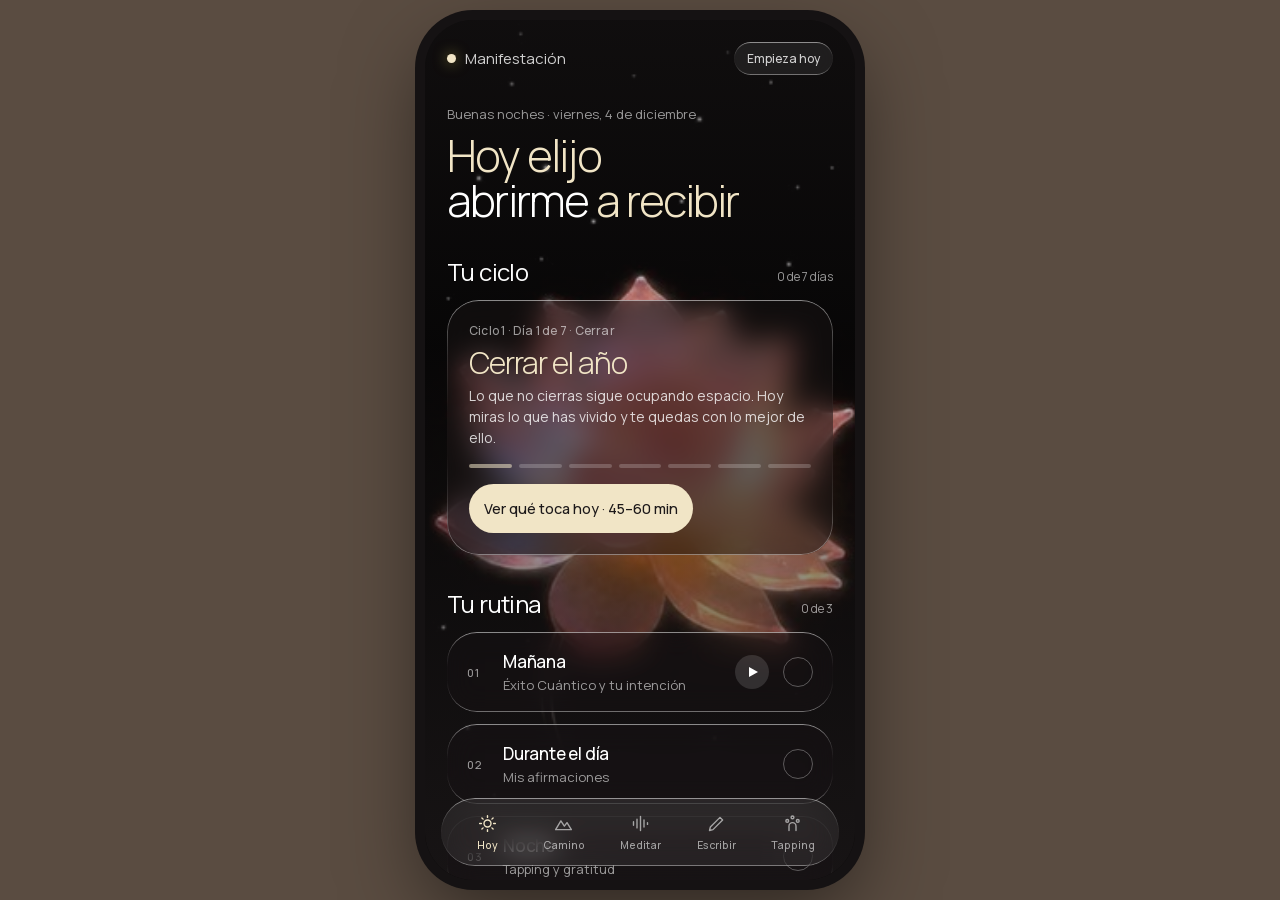
<file: index.html>
<!doctype html>
<html lang="es">
<head>
<meta charset="utf-8">
<meta name="viewport" content="width=device-width, initial-scale=1, viewport-fit=cover">
<title>Manifestación</title>
<meta name="theme-color" content="#1d191a">
<meta name="apple-mobile-web-app-capable" content="yes">
<meta name="mobile-web-app-capable" content="yes">
<meta name="apple-mobile-web-app-status-bar-style" content="black-translucent">
<meta name="apple-mobile-web-app-title" content="Manifestación">
<link rel="manifest" href="manifest.webmanifest">
<link rel="apple-touch-icon" href="apple-touch-icon.png">
<link rel="icon" href="icon-192.png">
<link rel="stylesheet" href="fonts.css">
<link rel="stylesheet" href="styles.css">
</head>
<body>
<div class="app" id="app">

  <video class="bg on" id="v-hoy" data-src="hoy.mp4" poster="hoy.jpg" muted loop playsinline preload="none"></video>
  <video class="bg" id="v-camino" data-src="camino.mp4" poster="camino.jpg" muted loop playsinline preload="none"></video>
  <video class="bg" id="v-meditar" data-src="meditar.mp4" poster="meditar.jpg" muted loop playsinline preload="none"></video>
  <video class="bg" id="v-escribir" data-src="escribir.mp4" poster="escribir.jpg" muted loop playsinline preload="none"></video>
  <div class="shade"></div>

  <!-- HOY -->
  <section class="screen on" id="hoy">
    <div class="top"><div class="brand"><i></i>Manifestación</div><div class="pill glass" id="racha">Empieza hoy</div></div>
    <div class="eyebrow" id="fecha"></div>
    <h1>Hoy elijo<br><em>abrirme</em> a recibir</h1>

    <div class="sec"><b>Tu ciclo</b><span id="ciclo-meta"></span></div>
    <div id="cyc-card"></div>

    <div class="sec"><b>Tu rutina</b><span id="cuenta">0 de 3</span></div>
    <div class="card glass" data-r="manana">
      <span class="num">01</span>
      <div class="grow"><h3>Mañana</h3><p>Éxito Cuántico y tu intención</p></div>
      <button class="mini-play" id="hoy-play" aria-label="Reproducir Éxito Cuántico"><svg viewBox="0 0 12 12"><path d="M2 1l9 5-9 5z"/></svg></button>
      <button class="tick" data-tick="0" aria-label="Marcar mañana"><svg viewBox="0 0 24 24" fill="none" stroke-width="3" stroke-linecap="round" stroke-linejoin="round"><path d="M5 12l5 5 9-10"/></svg></button>
    </div>
    <div class="card glass" data-r="dia">
      <span class="num">02</span>
      <div class="grow"><h3>Durante el día</h3><p>Mis afirmaciones</p></div>
      <button class="tick" data-tick="1" aria-label="Marcar día"><svg viewBox="0 0 24 24" fill="none" stroke-width="3" stroke-linecap="round" stroke-linejoin="round"><path d="M5 12l5 5 9-10"/></svg></button>
    </div>
    <div class="card glass" data-r="noche">
      <span class="num">03</span>
      <div class="grow"><h3>Noche</h3><p>Tapping y gratitud</p></div>
      <button class="tick" data-tick="2" aria-label="Marcar noche"><svg viewBox="0 0 24 24" fill="none" stroke-width="3" stroke-linecap="round" stroke-linejoin="round"><path d="M5 12l5 5 9-10"/></svg></button>
    </div>
    <div class="card glass" data-r="dormir">
      <span class="num">04</span>
      <div class="grow"><h3>Dormir</h3><p>Reprogramación mental · 21 noches</p></div>
      <span class="badge" id="sleep-badge">0 / 21</span>
    </div>

    <div class="slide glass" id="slide">
      <div class="lab" id="slab">Desliza para cerrar el día</div>
      <div class="thumb" id="thumb"><svg viewBox="0 0 24 24" fill="none" stroke-width="2" stroke-linecap="round" stroke-linejoin="round"><path d="M5 12h14M13 6l6 6-6 6"/></svg></div>
      <div class="chev"><svg viewBox="0 0 24 24" fill="none" stroke-width="2.2" stroke-linecap="round"><path d="M9 6l6 6-6 6"/></svg><svg viewBox="0 0 24 24" fill="none" stroke-width="2.2" stroke-linecap="round"><path d="M9 6l6 6-6 6"/></svg><svg viewBox="0 0 24 24" fill="none" stroke-width="2.2" stroke-linecap="round"><path d="M9 6l6 6-6 6"/></svg></div>
    </div>
    <p class="note" id="ver"></p>
  </section>

  <!-- CAMINO -->
  <section class="screen" id="camino">
    <div class="top"><div class="brand"><i></i>Mi camino</div><div class="pill glass" id="stage-pill"></div></div>
    <div class="eyebrow" id="camino-eyebrow">De dentro hacia fuera</div>
    <h1>Siete días,<br>un solo <em>viaje</em></h1>
    <div id="camino-list"></div>
  </section>

  <!-- MEDITAR -->
  <section class="screen" id="meditar">
    <div class="top"><div class="brand"><i></i>Meditar</div><div class="pill glass" id="med-hoy">Hoy: 0</div></div>
    <div class="orb-wrap">
      <div class="orb-glow"></div>
      <button class="orb glass" id="orb" aria-label="Reproducir o pausar">
        <svg id="orb-wave" viewBox="0 0 24 24" fill="none" stroke="#fff" stroke-width="2" stroke-linecap="round"><path d="M4 10v4M8 7v10M12 4v16M16 8v8M20 11v2"/></svg>
        <svg id="orb-pause" viewBox="0 0 24 24" fill="#fff" style="display:none"><rect x="6" y="5" width="4" height="14" rx="1.5"/><rect x="14" y="5" width="4" height="14" rx="1.5"/></svg>
      </button>
      <div class="orb-t" id="orbt">Toca para empezar</div>
    </div>
    <div class="now-t" id="now-t">Éxito Cuántico</div>
    <div class="prog" id="prog"><div class="prog-bar"><i id="prog-i"></i></div><div class="prog-t"><span id="t-cur">0:00</span><span id="t-dur">0:00</span></div></div>
    <button class="btn ghost" id="restart" style="margin-top:8px;padding:10px;font-size:13px">Volver a empezar</button>

    <div class="sec"><b>Biblioteca</b><span id="lib-count"></span></div>
    <div id="lib"></div>
    <button class="add glass" id="add">Añadir mis audios</button>
    <input type="file" id="file" multiple hidden>
    <p class="note" id="add-note">Elige los MP3 de tu carpeta. Se guardan solo en este dispositivo.</p>
  </section>

  <!-- ESCRIBIR -->
  <section class="screen" id="escribir">
    <div class="top"><div class="brand"><i></i>Mis escritos</div><div class="pill glass" id="esc-pill"></div></div>
    <div class="eyebrow">Lo que has escrito, siempre contigo</div>
    <h1>Tu <em>visión</em></h1>
    <div id="esc-list"></div>
  </section>

  <!-- TAPPING: tu Centro Tapping dentro de la app -->
  <section class="screen" id="tapping">
    <iframe id="tap-frame" title="Centro Tapping" allow="autoplay; fullscreen" referrerpolicy="strict-origin-when-cross-origin"></iframe>
  </section>

  <!-- pantalla de un día / de la rutina -->
  <div class="sheet" id="sheet" hidden><div class="sheet-in" id="sheet-in"></div></div>
  <div class="toast" id="toast" hidden></div>

  <!-- reproductor pequeño -->
  <div class="miniplayer glass" id="mp" hidden>
    <button class="mp-btn" id="mp-btn" aria-label="Pausar"><svg id="mp-i" viewBox="0 0 12 12"></svg></button>
    <div class="grow"><b id="mp-t"></b><div class="mp-bar"><i id="mp-i2"></i></div></div>
  </div>

  <nav class="glass" id="nav">
    <button class="on" data-s="hoy"><svg viewBox="0 0 24 24"><circle cx="12" cy="12" r="4"/><path d="M12 3v2M12 19v2M3 12h2M19 12h2M5.6 5.6L7 7M17 17l1.4 1.4M5.6 18.4L7 17M17 7l1.4-1.4"/></svg>Hoy</button>
    <button data-s="camino"><svg viewBox="0 0 24 24"><path d="M3 19l6-10 4 6 3-4 5 8z"/></svg>Camino</button>
    <button data-s="meditar"><svg viewBox="0 0 24 24"><path d="M4 10v4M8 7v10M12 4v16M16 8v8M20 11v2"/></svg>Meditar</button>
    <button data-s="escribir"><svg viewBox="0 0 24 24"><path d="M4 20l4-1 11-11-3-3L5 16z"/></svg>Escribir</button>
    <button data-s="tapping"><svg viewBox="0 0 24 24"><circle cx="12" cy="5" r="1.6"/><circle cx="6" cy="9" r="1.6"/><circle cx="18" cy="9" r="1.6"/><path d="M8 20v-5a4 4 0 018 0v5"/></svg>Tapping</button>
  </nav>
</div>
<script src="content.js"></script>
<script src="app.js"></script>
</body>
</html>
</file>
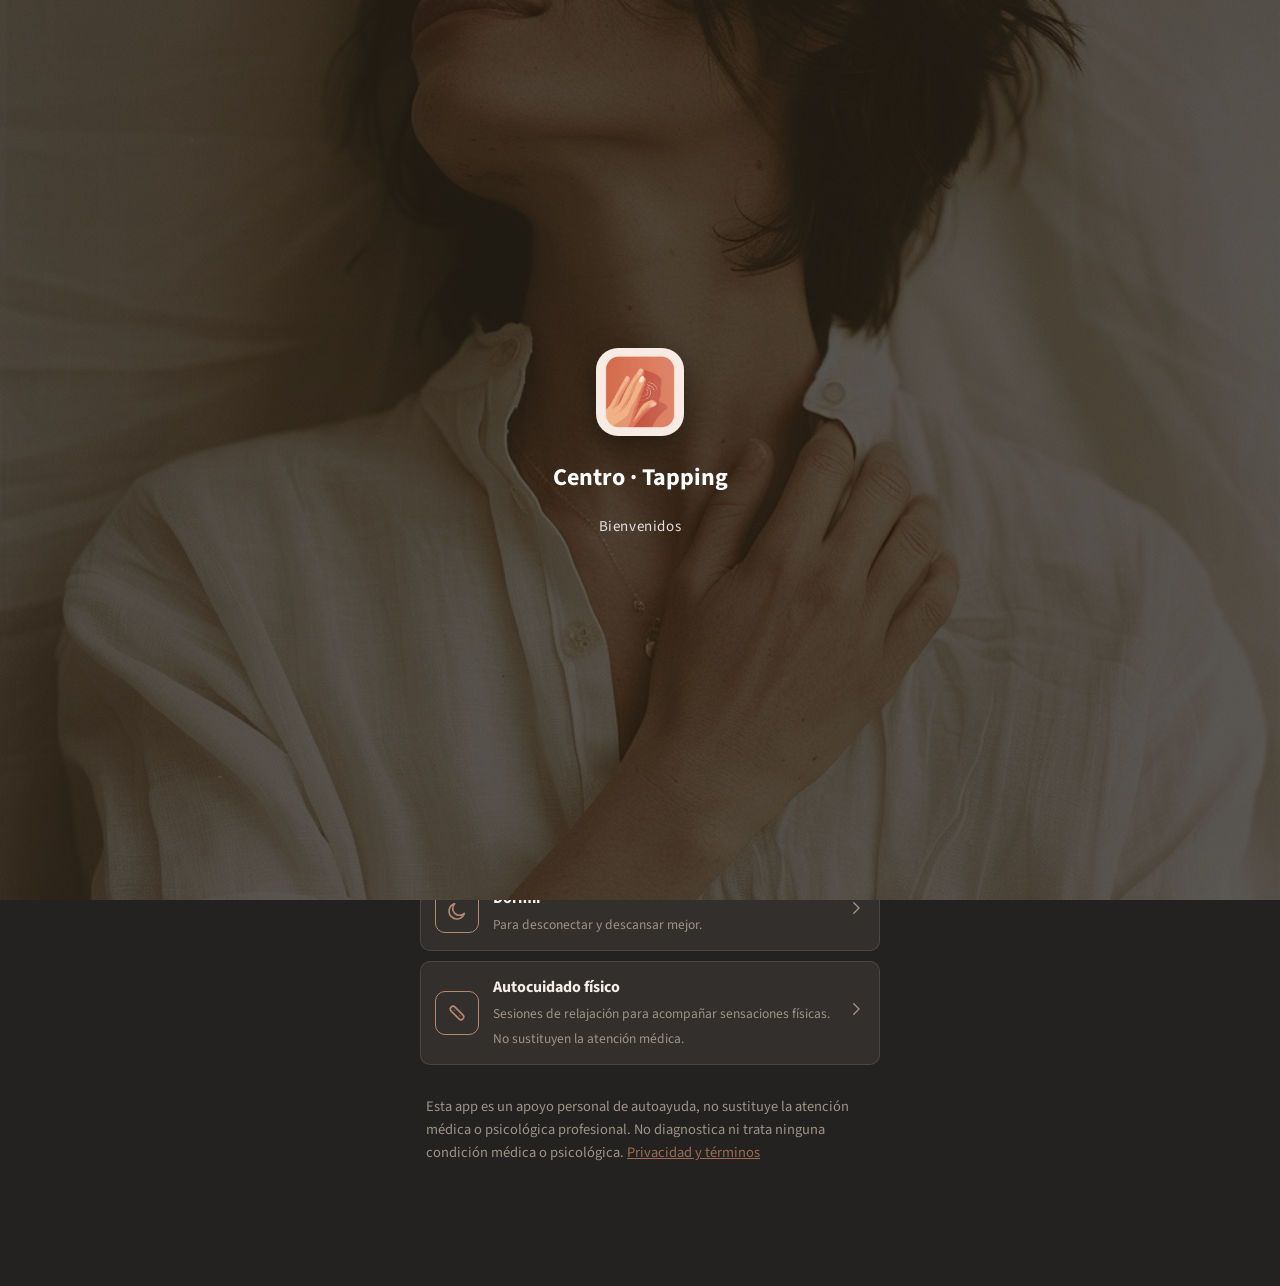
<file: tapping/tapping.html>
<!DOCTYPE html>
<html lang="es">
<head>
<meta charset="UTF-8">
<script>
// Paso de GitHub Pages a Cloudflare Pages (centrotapping.pages.dev).
// En la direccion antigua: redirige a la nueva llevandose historial, favoritos,
// ajustes y activacion. En la nueva: importa esos datos sin borrar los que ya haya.
(function(){
  var KEYS=['tapping_settings_v1','tapping_history_v1','tapping_favorites_v1','tapping_license_v1','tapping_last_code_v1','tapping_device_id_v1'];
  var NUEVA='https://centrotapping.pages.dev/tapping.html';
  if(location.hostname==='tappingeft.github.io'){
    var h='';
    try{
      var d={}, n=0;
      KEYS.forEach(function(k){ var v=localStorage.getItem(k); if(v!==null){ d[k]=v; n++; } });
      if(n) h='#migrar='+encodeURIComponent(JSON.stringify(d));
    }catch(e){}
    location.replace(NUEVA+location.search+h);
    return;
  }
  if(location.hash.indexOf('#migrar=')===0){
    try{
      var data=JSON.parse(decodeURIComponent(location.hash.slice(8)));
      KEYS.forEach(function(k){
        if(!(k in data)) return;
        var cur=localStorage.getItem(k);
        if(cur===null){ localStorage.setItem(k,data[k]); return; }
        if(k==='tapping_history_v1'){
          var visto={}, todo=(JSON.parse(cur)||[]).concat(JSON.parse(data[k])||[]).filter(function(x){
            var id=x.date+'|'+x.category; if(visto[id]) return false; visto[id]=1; return true; });
          todo.sort(function(a,b){ return a.date<b.date?1:-1; });
          localStorage.setItem(k, JSON.stringify(todo.slice(0,200)));
        } else if(k==='tapping_favorites_v1'){
          var fa=JSON.parse(cur)||[];
          (JSON.parse(data[k])||[]).forEach(function(x){ if(fa.indexOf(x)===-1) fa.push(x); });
          localStorage.setItem(k, JSON.stringify(fa));
        }
      });
    }catch(e){}
    history.replaceState(null,'',location.pathname+location.search);
  }
})();
</script>

<meta name="viewport" content="width=device-width, initial-scale=1.0, maximum-scale=1.0, user-scalable=no">
<meta name="color-scheme" content="dark">
<meta name="theme-color" content="#242220">
<meta http-equiv="Cache-Control" content="no-cache, no-store, must-revalidate">
<meta http-equiv="Pragma" content="no-cache">
<meta http-equiv="Expires" content="0">
<title>Centro · Tapping</title>
<link rel="icon" href="app-icon.png">
<link rel="apple-touch-icon" href="app-icon.png">
<meta name="apple-mobile-web-app-capable" content="yes">
<meta name="apple-mobile-web-app-status-bar-style" content="black-translucent">
<meta name="apple-mobile-web-app-title" content="Centro Tapping">
<meta name="mobile-web-app-capable" content="yes">
<link rel="preconnect" href="https://fonts.googleapis.com">
<link href="https://fonts.googleapis.com/css2?family=Source+Sans+3:wght@400;500;600;700&display=swap" rel="stylesheet">
<style>
  :root{
    /* Grafito oscuro — tema por defecto (colores calibrados con tu imagen de referencia) */
    color-scheme: dark;
    --stone:#242220; --stone-deep:#1A1917; --ink:#F4EFE6; --ink-soft:#9C9488;
    --sienna:#B58874; --sienna-deep:#9C6C54; --sage:#7FA365; --sage-deep:#96B87E;
    --plum:#B784AC; --card:#332F2C; --line:rgba(244,239,230,0.12);
  }
  body.theme-light{
    color-scheme: light;
    --stone:#FAF7F2; --stone-deep:#F0EBE2; --ink:#201D1A; --ink-soft:#6B6255;
    --sienna:#B5714A; --sienna-deep:#9C5B38; --sage:#3E5A2E; --sage-deep:#2F4522;
    --plum:#5A2E52; --card:#FFFFFF; --line:rgba(32,29,26,0.14);
  }
  body.theme-sepia{
    color-scheme: light;
    --stone:#F3E9D6; --stone-deep:#E8DABE; --ink:#2E2417; --ink-soft:#5C4E38;
    --sienna:#A85A34; --sienna-deep:#8C4526; --sage:#3E5A2E; --sage-deep:#2F4522;
    --plum:#5A2E52; --card:#FAF1DD; --line:rgba(46,36,23,0.22);
  }
  *{box-sizing:border-box;-webkit-tap-highlight-color:transparent;}
  html{background:var(--stone);}
  html,body{margin:0;padding:0;}
  .bottom-nav{position:fixed;left:0;right:0;bottom:0;display:flex;background:var(--stone-deep);border-top:1px solid var(--line);padding:8px 6px calc(8px + env(safe-area-inset-bottom));z-index:500;}
  .bottom-nav-btn{flex:1;display:flex;flex-direction:column;align-items:center;gap:2px;background:none;border:none;padding:8px 2px;border-radius:8px;color:var(--ink-soft);font-family:'Source Sans 3',Arial,sans-serif;cursor:pointer;}
  .bottom-nav-btn.active{color:var(--sienna);}
  .bottom-nav-icon{display:inline-flex;line-height:1;}
  .bottom-nav-label{font-size:11px;}
  body{background:var(--stone);color:var(--ink);font-family:'Source Sans 3',Arial,sans-serif;font-size:18px;min-height:100vh;-webkit-font-smoothing:antialiased;}
  h1,h2,h3{font-family:'Source Sans 3',Arial,sans-serif;font-weight:700;margin:0;letter-spacing:0;}
  #app{max-width:480px;margin:0 auto;min-height:100vh;display:flex;flex-direction:column;position:relative;background:var(--stone);padding-bottom:88px;}

  .topbar{display:flex;align-items:center;justify-content:space-between;padding:20px 20px 6px;}
  .back-btn{background:none;border:none;color:var(--ink-soft);font-size:15px;font-family:'Source Sans 3',sans-serif;padding:6px 0;cursor:pointer;}
  .back-btn:active{opacity:0.6;}

  .home-header{padding:8px 24px 4px;position:relative;}
  .settings-btn{position:absolute;top:8px;right:24px;background:none;border:none;font-size:24px;line-height:1;color:var(--ink-soft);cursor:pointer;padding:6px;}
  .settings-btn:active{opacity:0.6;}
  .home-header .eyebrow{color:var(--sienna-deep);font-size:16px;margin-bottom:6px;font-weight:600;}
  .home-header h1{font-size:36px;}
  .home-header p{color:var(--ink-soft);font-size:18px;line-height:1.55;margin-top:10px;max-width:34ch;}
  .streak-badge{display:inline-flex;align-items:center;gap:8px;margin-top:14px;padding:8px 14px;border-radius:20px;background:var(--card);border:1px solid var(--line);color:var(--sienna);font-size:14px;font-weight:600;}
  .streak-badge span:last-child{color:var(--ink);font-weight:500;}

  .grid{padding:16px 20px 8px;display:grid;grid-template-columns:1fr 1fr;gap:14px;}
  .group-title{padding:14px 20px 2px;font-size:15px;font-weight:700;color:var(--ink);}
  .cat-card{position:relative;border-radius:10px;overflow:hidden;height:200px;cursor:pointer;display:flex;align-items:flex-end;border:1px solid var(--line);transition:box-shadow 0.15s ease;}
  .cat-card:active{transform:scale(0.98);box-shadow:0 0 0 2px var(--sienna) inset;}
  .cat-card .cat-overlay{position:absolute;inset:0;background:linear-gradient(0deg, rgba(0,0,0,0.68) 0%, rgba(0,0,0,0.2) 55%, rgba(0,0,0,0.05) 100%);}
  .cat-card .cat-text{position:relative;padding:14px 14px;color:#fff;width:100%;}
  .cat-card .cat-text h3{font-size:18px;color:#fff;margin-bottom:3px;line-height:1.2;}
  .cat-card .cat-text span{font-size:13.5px;color:rgba(255,255,255,0.88);}

  .hero-wrap{position:relative;width:100%;height:260px;overflow:hidden;}
  .hero-wrap img{width:100%;height:100%;object-fit:cover;display:block;}
  .hero-wrap .hero-fallback{width:100%;height:100%;}
  .hero-back{position:absolute;top:16px;left:16px;width:38px;height:38px;border-radius:50%;background:rgba(255,255,255,0.9);border:none;display:flex;align-items:center;justify-content:center;font-size:18px;color:#141210;cursor:pointer;}
  .detail-body{padding:22px 24px 30px;}
  .detail-body h1{font-size:26px;margin-bottom:0;}
  .detail-title-row{display:flex;align-items:center;justify-content:space-between;gap:12px;}
  .fav-icon-btn{background:none;border:none;line-height:1;color:var(--ink-soft);cursor:pointer;padding:4px;flex-shrink:0;display:flex;}
  .fav-icon-btn.active{color:var(--sienna);}
  @keyframes favPop{0%{transform:scale(1);}45%{transform:scale(1.35);}100%{transform:scale(1);}}
  .fav-icon-btn.pop{animation:favPop 0.32s ease;}
  .points-guide-grid{display:grid;grid-template-columns:1fr 1fr;gap:12px;}
  .points-guide-item{border-radius:10px;overflow:hidden;border:1px solid var(--line);background:var(--card);}
  .points-guide-item img{width:100%;height:130px;object-fit:cover;display:block;}
  .points-guide-label{padding:10px 12px 12px;}
  .points-guide-label strong{display:block;font-size:14.5px;color:var(--ink);}
  .points-guide-label span{display:block;font-size:12.5px;color:var(--ink-soft);margin-top:2px;}
  .points-guide-item img{cursor:zoom-in;}
  .point-lightbox{position:fixed;inset:0;background:rgba(10,9,8,0.92);display:none;align-items:center;justify-content:center;z-index:500;padding:24px;cursor:zoom-out;}
  .point-lightbox.open{display:flex;}
  .point-lightbox img{max-width:100%;max-height:100%;border-radius:14px;object-fit:contain;}
  .detail-meta{font-size:14.5px;color:var(--ink-soft);margin-bottom:18px;}
  .detail-desc{font-size:16px;line-height:1.6;color:var(--ink);margin-bottom:26px;}
  .action-row{display:flex;border-top:1px solid var(--line);border-bottom:1px solid var(--line);margin-bottom:22px;}
  .action-item{flex:1;display:flex;flex-direction:column;align-items:center;gap:4px;padding:14px 0;cursor:pointer;border-right:1px solid var(--line);background:none;border-top:none;border-bottom:none;font-family:'Source Sans 3',Arial,sans-serif;}
  .action-item:last-child{border-right:none;}
  .action-item .icon{font-size:19px;}
  .action-item .label{font-size:12px;color:var(--ink-soft);letter-spacing:0.02em;text-transform:uppercase;}
  .action-item.active .icon, .action-item.active .label{color:var(--sienna);}
  .action-toast{text-align:center;font-size:14px;font-weight:600;color:#fff;background:var(--sienna);border-radius:6px;padding:10px;margin:-6px 0 20px;min-height:16px;}
  .action-toast:empty{background:none;padding:0;margin:-14px 0 20px;}

  .intro-card{margin:0 20px 4px;padding:10px;border:1px solid var(--line);border-radius:10px;background:var(--card);display:flex;align-items:center;gap:14px;cursor:pointer;}
  .guide-cta{width:calc(100% - 40px);margin:4px 20px 14px;padding:14px 16px;border:none;border-radius:10px;background:var(--sienna);color:#fff;display:flex;align-items:center;justify-content:space-between;gap:10px;font-family:'Source Sans 3',Arial,sans-serif;font-size:14.5px;font-weight:600;cursor:pointer;text-align:left;}
  .intro-card:active{background:var(--stone-deep);}
  .intro-card .thumb{position:relative;width:88px;height:88px;flex:none;border-radius:8px;overflow:hidden;}
  .intro-card .thumb img{width:100%;height:100%;object-fit:cover;display:block;}
  .intro-card h3{font-size:16px;margin-bottom:3px;line-height:1.25;}
  .intro-card span{font-size:13.5px;color:var(--ink-soft);}
  .cat-fav{position:absolute;top:8px;right:8px;width:24px;height:24px;border-radius:50%;background:rgba(20,18,16,0.45);display:flex;align-items:center;justify-content:center;color:var(--sienna);font-size:13px;z-index:2;}
  .group-row{display:flex;align-items:center;gap:14px;padding:14px;margin:0 0 10px;border:1px solid var(--line);border-radius:10px;background:var(--card);cursor:pointer;}
  .group-row:active{background:var(--stone-deep);}
  .group-row-icon{flex:none;width:44px;height:44px;border-radius:10px;border:1.5px solid var(--sienna);color:var(--sienna);display:flex;align-items:center;justify-content:center;}
  .group-row-text{flex:1;min-width:0;}
  .group-row-text h3{font-size:16px;margin-bottom:2px;}
  .group-row-text span{font-size:13.5px;color:var(--ink-soft);}
  .group-row-chevron{flex:none;color:var(--ink-soft);}

  .quick-block{margin:14px 0 4px;padding-left:20px;}
  .quick-title{font-size:15px;font-weight:700;margin-bottom:10px;padding-right:20px;}
  .quick-row{display:flex;flex-wrap:nowrap;gap:8px;overflow-x:auto;-webkit-overflow-scrolling:touch;padding-bottom:8px;padding-right:20px;}
  .quick-row::-webkit-scrollbar{display:none;}
  .quick-pill{flex:0 0 auto;white-space:nowrap;}
  .quick-pill{border:2px solid var(--line);background:var(--card);border-radius:20px;padding:9px 14px;font-size:14px;color:var(--ink);cursor:pointer;font-family:'Source Sans 3',Arial,sans-serif;}
  .quick-pill:active{background:var(--stone-deep);}

  .thermo-block{display:flex;flex-direction:column;align-items:center;gap:14px;}
  .thermo-value{font-size:44px;font-weight:700;}
  .thermo-row{display:flex;align-items:stretch;gap:16px;height:260px;}
  .thermo-labels{display:flex;flex-direction:column;justify-content:space-between;font-size:14px;color:var(--ink-soft);font-weight:600;padding:2px 0;}
  .thermo-track{position:relative;width:14px;background:var(--stone-deep);border:2px solid var(--line);border-radius:8px;touch-action:none;}
  .thermo-fill{position:absolute;bottom:0;left:0;right:0;background:var(--sienna);border-radius:0 0 6px 6px;height:0%;}
  .thermo-thumb{position:absolute;left:50%;bottom:0%;width:30px;height:30px;background:#fff;border:3px solid var(--sienna);border-radius:50%;transform:translate(-50%,50%);}

  .diagram-wrap{position:relative;width:190px;margin:0 auto 8px;border-radius:10px;overflow:hidden;}
  .diagram-wrap img{width:100%;display:block;}

  .thermo-h-block{display:flex;flex-direction:column;align-items:center;gap:6px;width:100%;max-width:260px;margin:14px auto 0;}
  .thermo-h-native{width:100%;accent-color:var(--sienna);height:6px;}
  .thermo-h-labels{display:flex;justify-content:space-between;width:100%;font-size:13px;color:var(--ink-soft);font-weight:600;}
  .pt-dot{position:absolute;width:13px;height:13px;border-radius:50%;background:rgba(255,255,255,0.55);border:2px solid rgba(255,255,255,0.85);transform:translate(-50%,-50%);transition:left 0.35s ease, top 0.35s ease;}
  .pt-dot.active{width:16px;height:16px;background:var(--sienna);border:2px solid #fff;animation:ptpulse 1.3s ease-out infinite;}
  @keyframes ptpulse{
    0%{box-shadow:0 0 0 0 rgba(178,61,20,0.55);}
    70%{box-shadow:0 0 0 16px rgba(178,61,20,0);}
    100%{box-shadow:0 0 0 0 rgba(178,61,20,0);}
  }

  .settings-row{margin:6px 20px 4px;padding:16px;border:2px solid var(--line);border-radius:6px;display:flex;justify-content:space-between;align-items:center;font-size:16px;color:var(--ink);}
  .seg{display:flex;border:2px solid var(--line);border-radius:20px;overflow:hidden;}
  .seg button{border:none;background:transparent;padding:8px 14px;font-size:16px;color:var(--ink);cursor:pointer;}
  .seg button.active{background:var(--sienna);color:#fff;}

  .hist-link{margin:6px 20px 0;padding:16px 18px;border:2px dashed var(--line);border-radius:6px;display:flex;justify-content:space-between;align-items:center;cursor:pointer;color:var(--ink);font-size:16.5px;}
  .hist-link:active{opacity:0.6;}
  .legal-note{margin:0 0 14px;padding:12px 14px;border:1px solid var(--line);border-radius:8px;background:var(--card);}
  .legal-note summary{cursor:pointer;font-size:14px;font-weight:600;color:var(--ink-soft);list-style:none;}
  .legal-note summary::-webkit-details-marker{display:none;}
  .legal-note summary::after{content:' ›'; }
  .legal-note[open] summary::after{content:' ⌄';}
  .footer-note{padding:16px 26px 34px;font-size:14.5px;color:var(--ink-soft);line-height:1.6;}

  .session-wrap{flex:1;display:flex;flex-direction:column;padding:0 24px 30px;}
  .cat-tag{font-size:15px;color:var(--sienna-deep);margin-bottom:6px;font-weight:600;}
  .session-wrap h2{font-size:27px;margin-bottom:14px;}
  .stage-copy{color:var(--ink);font-size:17.5px;line-height:1.6;margin-bottom:22px;}

  .sud-row{display:flex;align-items:center;gap:14px;margin:8px 0 26px;}
  .sud-row input[type=range]{flex:1;accent-color:var(--sienna);height:8px;}
  .sud-value{font-size:34px;font-weight:700;min-width:40px;text-align:center;}

  .phrase-box{background:var(--card);border:2px solid var(--line);border-radius:6px;padding:20px;margin-bottom:20px;}
  .phrase-box p{font-size:20px;font-weight:500;line-height:1.55;margin:0;}

  /* --- Player screen (hands-free) --- */
  .player{flex:1;display:flex;flex-direction:column;padding:0 24px 30px;}
  .player-top{display:flex;justify-content:space-between;align-items:center;padding:20px 0 4px;}
  .player-top .exit{background:none;border:none;color:var(--ink-soft);cursor:pointer;line-height:1;display:flex;align-items:center;justify-content:center;}
  .player-top .phase-label{font-size:15px;color:var(--sienna-deep);font-weight:600;}

  .progress-track{height:6px;background:var(--stone-deep);border:1px solid var(--line);border-radius:3px;overflow:hidden;margin:10px 0 30px;}
  .seek-wrap{margin-top:16px;}
  .seek-bar{width:100%;accent-color:var(--sienna);height:6px;}
  .seek-time{text-align:center;font-size:12.5px;color:var(--ink-soft);margin-top:4px;}
  .progress-fill{height:100%;background:var(--sienna);width:0%;transition:none;}

  .player-mid{flex:1;display:flex;flex-direction:column;align-items:center;justify-content:center;text-align:center;gap:10px;}
  .round-title{font-size:22px;font-weight:700;color:var(--ink);}
  .rep-count{font-size:15px;color:var(--ink);letter-spacing:0.03em;font-weight:600;}
  .point-name{font-size:20px;font-weight:700;margin-top:6px;color:var(--ink);line-height:1.25;min-height:3.75em;display:flex;align-items:center;justify-content:center;padding:0 10px;}
  .point-where{font-size:15px;color:var(--ink-soft);margin-top:4px;min-height:1.4em;}
  .point-phrase{font-size:18px;color:var(--sienna-deep);font-weight:600;line-height:1.5;margin-top:22px;width:100%;text-align:left;align-self:stretch;}
  .phrase-more-btn{background:none;border:none;padding:0;font-family:'Source Sans 3',Arial,sans-serif;font-size:15px;font-weight:700;color:var(--ink-soft);text-decoration:underline;cursor:pointer;}

  .timer-ring{width:64px;height:64px;border-radius:50%;border:3px solid var(--line);display:flex;align-items:center;justify-content:center;position:relative;margin-bottom:6px;}
  .timer-ring span{font-size:17px;font-weight:700;}

  .player-controls{display:flex;justify-content:center;gap:18px;padding-top:22px;}
  .ctrl-btn{background:var(--card);border:2px solid var(--line);border-radius:50%;width:62px;height:62px;display:flex;align-items:center;justify-content:center;font-size:22px;color:var(--ink);cursor:pointer;}
  .ctrl-btn:active{background:var(--stone-deep);}

  .btn{border:none;border-radius:6px;padding:18px 20px;font-size:18px;font-family:'Source Sans 3',sans-serif;font-weight:700;cursor:pointer;width:100%;}
  .btn-primary{background:var(--sienna);color:#fff;}
  .btn-primary:active{background:var(--sienna-deep);}
  .btn-ghost{background:transparent;color:var(--ink);border:2px solid var(--line);margin-top:10px;}
  .btn-ghost:active{background:var(--stone-deep);}
  .spacer{flex:1;}

  .choice-row{display:flex;gap:10px;margin-top:6px;}
  .choice-row .btn{flex:1;}

  .end-summary{display:flex;justify-content:space-around;align-items:center;background:var(--card);border:2px solid var(--line);border-radius:6px;padding:26px 12px;margin-bottom:20px;}
  .end-summary .num{display:flex;flex-direction:column;align-items:center;gap:4px;}
  .end-summary .num strong{font-size:40px;font-weight:700;}
  .end-summary .num span{font-size:14px;color:var(--ink);}
  .end-summary .arrow{color:var(--ink);font-size:22px;}

  .hist-item{border-bottom:1px solid var(--line);padding:16px 2px;display:flex;justify-content:space-between;align-items:center;}
  .hist-item .l{display:flex;flex-direction:column;gap:2px;}
  .hist-item .l strong{font-size:17px;}
  .hist-item .l span{font-size:14px;color:var(--ink-soft);}
  .hist-item .r{font-size:17px;font-weight:700;color:var(--sienna-deep);}
  .empty-hist{color:var(--ink-soft);font-size:16px;padding:30px 4px;text-align:center;}
  #splash{position:fixed;inset:0;z-index:9999;display:flex;align-items:center;justify-content:center;background:#141210 url('primera_sesion.jpg') center/cover;transition:opacity 0.6s ease;}
  #splash.hide{opacity:0;pointer-events:none;}
  .splash-overlay{position:absolute;inset:0;background:rgba(20,18,16,0.62);}
  .splash-content{position:relative;display:flex;flex-direction:column;align-items:center;text-align:center;gap:6px;}
  .splash-icon{width:88px;height:88px;border-radius:22px;box-shadow:0 8px 30px rgba(0,0,0,0.4);opacity:0;transform:scale(0.75);animation:splashIconIn 0.7s ease forwards 0.1s;}
  .splash-title{color:#fff;font-size:24px;font-weight:700;margin-top:18px;opacity:0;animation:splashFadeUp 0.7s ease forwards 0.5s;}
  .splash-sub{color:rgba(255,255,255,0.85);font-size:15px;letter-spacing:0.04em;opacity:0;animation:splashFadeUp 0.7s ease forwards 0.8s;}
  @keyframes splashIconIn{from{opacity:0;transform:scale(0.75);}to{opacity:1;transform:scale(1);}}
  @keyframes splashFadeUp{from{opacity:0;transform:translateY(8px);}to{opacity:1;transform:translateY(0);}}
  .lock-wrap{min-height:100vh;display:flex;align-items:center;justify-content:center;padding:30px;}
  .lock-card{max-width:380px;width:100%;text-align:center;}
  .lock-card h2{margin-bottom:10px;}
  .lock-card p{color:var(--ink-soft);font-size:15px;margin-bottom:18px;}
  .lock-card input{width:100%;padding:14px;border-radius:12px;border:1px solid var(--line);background:var(--card);color:var(--ink);font-size:16px;text-align:center;margin-bottom:14px;font-family:'Source Sans 3',Arial,sans-serif;text-transform:uppercase;}
  .lock-error{color:var(--sienna);font-size:14px;margin-top:12px;min-height:18px;}
  .lock-help{margin-top:24px;font-size:13px;}
</style>
</head>
<body>
<div id="splash">
  <div class="splash-overlay"></div>
  <div class="splash-content">
    <img class="splash-icon" src="app-icon.png" alt="">
    <h1 class="splash-title">Centro · Tapping</h1>
    <p class="splash-sub">Bienvenidos</p>
  </div>
</div>
<div id="app"></div>

<script>
/* =================== Data =================== */
// Order matches the 8 tapping points used in every round (after the karate point).
const POINT_META = [
  {key:'ceja', name:'Ceja', where:'inicio de la ceja, junto al puente de la nariz', x:53, y:28},
  {key:'ladoOjo', name:'Lado del ojo', where:'hueso de la sien, junto al rabillo del ojo', x:59, y:31},
  {key:'debajoOjo', name:'Debajo del ojo', where:'sobre el hueso, bajo la pupila', x:55, y:33},
  {key:'debajoNariz', name:'Debajo de la nariz', where:'entre la nariz y el labio superior', x:49, y:35},
  {key:'barbilla', name:'Barbilla', where:'en el pliegue, entre el labio y la barbilla', x:49, y:39.5},
  {key:'clavicula', name:'Clavícula', where:'debajo de la unión de las clavículas', x:43, y:48},
  {key:'brazo', name:'Debajo del brazo', where:'unos 10 cm bajo la axila', x:76, y:62},
  {key:'coronilla', name:'Coronilla', where:'centro superior de la cabeza', x:49, y:18.5},
];
const KARATE_META = {key:'karate', name:'Canto de la mano o punto kárate', where:'lado exterior de la mano, bajo el meñique', x:37.8, y:76.1};
const DIAGRAM_IMG = 'mujer-tapping.jpg';

const POINT_GUIDE = [
  {name:'Canto de la mano o punto kárate', where:'lado exterior de la mano, bajo el meñique', photo:'punto_karate.jpg'},
  {name:'Ceja', where:'inicio de la ceja, junto al puente de la nariz', photo:'punto_ceja.jpg'},
  {name:'Lado del ojo', where:'hueso de la sien, junto al rabillo del ojo', photo:'punto_lado_ojo.jpg'},
  {name:'Debajo del ojo', where:'sobre el hueso, bajo la pupila', photo:'punto_debajo_ojo.jpg'},
  {name:'Debajo de la nariz', where:'entre la nariz y el labio superior', photo:'punto_debajo_nariz.jpg'},
  {name:'Barbilla', where:'en el pliegue, entre el labio y la barbilla', photo:'punto_barbilla.jpg'},
  {name:'Clavícula', where:'debajo de la unión de las clavículas', photo:'punto_clavicula.jpg'},
  {name:'Debajo del brazo', where:'unos 10 cm bajo la axila', photo:'punto_debajo_brazo.jpg'},
  {name:'Coronilla', where:'centro superior de la cabeza', photo:'punto_coronilla.jpg'},
];

function R(title, phrases, transition){ return {title, phrases, transition}; } // phrases: array of 8, matching POINT_META order; transition: optional line spoken before the round starts, with no point attached

const PRIMERA_SESION = {
  id:'primera-sesion', name:'Tu primera sesión', color:'#8F2F0E', photo:'primera_sesion.jpg',
  desc:'Una práctica corta para empezar, sin experiencia previa.',
  noRating:true,
  introScript:'Cerramos los ojos, tomamos aire por la nariz y lo exhalamos con suavidad. Vamos a realizar así un par de respiraciones para aquietar la mente y anclarnos por completo en el aquí y en el ahora. Muy bien, así se hace. Tú limítate a seguir mis pasos y a escuchar mis palabras; no es necesario que las repitas en voz alta, ya que el tapping se encarga de hacer el resto del trabajo de liberación y transformación.',
  karate:'Venga, comenzamos. En el punto kárate y repitiendo tres veces esta frase: aunque este método tal vez sea completamente nuevo para mí, decido abrirme a nuevas alternativas. A pesar de que quizá me resulte un poco extraño, elijo darme una oportunidad. Y aunque este procedimiento pueda parecerme un tanto peculiar y no sepa muy bien qué esperar, por ahora elijo no hacerme expectativas y simplemente permitirme aprovechar esta oportunidad.',
  outroScript:'Muy bien, pues ahora vamos a realizar un par de respiraciones más; si te apetece, puedes cerrar los ojos y, en lugar de pensar tanto, limitarte a sentir y a conectar profundamente con esta agradable sensación.',
  rounds:[
    R('Reconocer la experiencia',
      ['Empezamos en el inicio de la ceja: esta sensación que estoy experimentando ahora mismo.','Al lado del ojo: esto que estoy sintiendo.','Debajo del ojo: la verdad es que no sé muy bien qué pensar de todo esto.','Bajo la nariz: tengo dudas sobre si esto me aportará algún beneficio real.','En la barbilla: esto mismo que estoy percibiendo en mi interior.','En la clavícula: estos pensamientos que pasan por mi mente.','Debajo del brazo: es una sensación bastante curiosa, aunque por algún motivo me hace sentir bien.','Y en la coronilla: todo esto que estoy experimentando en este momento.'],
      'Perfecto, avanzamos con la primera ronda, recorriendo todos los puntos uno por uno.'),
    R('Liberar las dudas',
      ['Comenzamos en el inicio de la ceja: decido dejar ir todas estas dudas.','Al lado del ojo: elijo liberarme de esta inquietud que me acompañaba.','Debajo del ojo: opto por soltar cualquier exceso de pensamientos.','Bajo la nariz: decido despojarme de las ganas de analizarlo todo en exceso.','En la barbilla: elijo soltar todo aquello que me impedía conectar con la paz.','En la clavícula: decido liberar cualquier inseguridad interna para abrirme de par en par a esta vivencia.','Debajo del brazo: elijo dejar atrás cualquier temor o preocupación sobre si esto funcionará o no.','Y en la coronilla: simplemente decido abrirme por completo a esta experiencia.'],
      'Venga, pasamos a la segunda ronda. Recuerda que en esta fase nos centramos en liberar aquello que nos pesaba o bloqueaba.'),
    R('Sembrar energía positiva',
      ['Comenzamos en el inicio de la ceja: decido abrirme por completo a esta vivencia.','Al lado del ojo: ¿y si resulta que esto realmente me ayuda?','Debajo del ojo: ¿y si esto es aquello que llevaba tantos años esperando?','Bajo la nariz: ¿y si se trata de la respuesta que tanto ansiaba encontrar?','En la barbilla: ¿y si tengo la capacidad de dar un vuelco positivo a mi vida?','En la clavícula: elijo abrirme a lo más favorable para mí.','Debajo del brazo: decido recibir las mejores opciones sin aferrarme a expectativas rígidas.','Y en la coronilla: elijo confiar, relajarme y dejarme llevar por este proceso.'],
      'Magnífico. Ahora avanzamos hacia la tercera ronda, el momento de sembrar una energía positiva y constructiva.'),
  ],
  apertura:[], cierre:[],
  audio:{file:'p_20362219_820.mp3', duration:227.424, hasIntro:true, hasOutro:true, timestamps:[0,25.009,52.2886,58.9505,65.4731,69.6972,75.2631,80.9816,86.0461,91.1531,98.3956,103.825,112.915,118.707,124.176,129.671,135.582,141.505,148.585,155.516,161.413,170.034,176.187,181.105,186.644,192.126,197.669,202.561,209.491,215.84]},
};

// Ronda corta (sin audio, 2 repeticiones de kárate + 1 ronda) para los días sin tiempo.
// Se usa solo en modo rápido (quickMode) para no romper la racha.
const MINI_SESSION = {
  id:'mini-racha', name:'Ronda exprés', color:'#8F2F0E', photo:'ronda_expres.jpg',
  desc:'Una ronda corta para los días sin tiempo, solo para mantener la racha.',
  introScript:'Esta es tu ronda exprés: un solo recorrido por los puntos, pensado para los días en los que no llegas a una sesión completa. Sigue el punto que te vaya marcando la pantalla y ve repitiendo la frase mientras haces tapping ahí, a tu ritmo. No hace falta nada más. Comenzamos.',
  karate:'Empieza el tapping en el canto de la mano, bajo el meñique. Aunque hoy tenga poco tiempo, elijo dedicarme este minuto igualmente. Aunque no pueda hacer una sesión completa, elijo que esto cuente. Y aunque mañana quizá tenga más tiempo, hoy elijo esto, tal como es.',
  rounds:[
    R('Reconocer cómo estoy',
      ['Empezamos en el inicio de la ceja: reconozco cómo me siento ahora mismo, sea lo que sea.','Al lado del ojo: me permito sentir esto sin juzgarlo.','Debajo del ojo: hoy tengo poco tiempo, y aun así elijo dedicarme este minuto.','Bajo la nariz: no necesito hacerlo perfecto ni completo.','En la barbilla: con esto que siento ahora, elijo darme este espacio.','En la clavícula: respiro y bajo el ritmo, aunque sea un momento.','Debajo del brazo: esto cuenta igual que una sesión larga.','Y en la coronilla: me doy permiso para seguir con mi día después de esto.']),
  ],
  apertura:[], cierre:[],
  outroScript:'Ya está, con esto es suficiente por hoy. Cierra los ojos un momento si quieres, respira, y sigue con tu día. Has mantenido tu práctica.',
  audio:{file:'p_20699633_997.mp3', duration:89.136, hasIntro:true, hasOutro:true, timestamps:[0,17.8318,35.5929,42.3867,47.2543,53.5885,58.5575,64.2235,69.7183,74.7125,80.282]},
};

function catGroups(cat){
  if(!cat.group) return [];
  return Array.isArray(cat.group) ? cat.group : [cat.group];
}

const GROUP_META = [
  {name:'Abundancia', photo:'abundancia.jpg', icon:'leaf', desc:'Dinero, escasez y prosperidad.'},
  {name:'Bienestar emocional', photo:'ansiedad.jpg', icon:'heartPulse', desc:'Ansiedad, amor propio y energía diaria.'},
  {name:'Dormir', photo:'dormir.jpg', icon:'moon', desc:'Para desconectar y descansar mejor.'},
  {name:'Autocuidado físico', photo:'dolores%20de%20cabeza.jpg', icon:'bandage', desc:'Sesiones de relajación para acompañar sensaciones físicas. No sustituyen la atención médica.', note:'Esta app es un apoyo para acompañar el malestar físico y no sustituye la atención médica o psicológica profesional. No diagnostica ni trata ninguna condición médica.'},
];

function buildGroupRow(g){
  const cats = CATEGORIES.filter(c=>catGroups(c).includes(g.name));
  return el('div',{class:'group-row',onclick:()=>goto('category-detail',{activeGroup:g.name})},[
    el('div',{class:'group-row-icon', html: iconSvg(g.icon,22)}),
    el('div',{class:'group-row-text'},[
      el('h3',{},g.name),
      el('span',{},g.desc||`${cats.length} sesión${cats.length===1?'':'es'}`),
    ]),
    el('span',{class:'group-row-chevron', html: iconSvg('chevronRight',18)}),
  ]);
}

const CATEGORIES = [
  {
    id:'resistencias', name:'Liberar resistencias', color:'#354A24', photo:'desbordada.jpg', group:'Abundancia',
    audio:{file:'LIBERAR_RESISTENCIAS.mp3', duration:276.912, hasIntro:true, hasOutro:true, timestamps:[0,31.0141,62.8974,68.1661,73.6587,78.6494,82.8272,87.533,92.9078,98.4016,104.482,109.287,117.534,122.711,126.601,131.833,137.021,141.771,148.009,154.485,159.953,178.318,182.038,186.752,190.955,194.322,197.683,200.984,206.069,210.333,213.774,216.627,220.011,224.382,227.927,231.222,235.566,239.195]},
    intro:'A veces hay una parte nuestra que se resiste, casi sin darnos cuenta, a recibir lo bueno que queremos. Esta sesión es un espacio para soltar esa resistencia interna y abrirte a la abundancia con más calma.',
    desc:'Para soltar bloqueos internos y abrirte a la abundancia.',
    introScript:'Vamos a empezar cerrando los ojos y vamos a hacer unas respiraciones profundas, tranquilas. Este es un momento para ti, solo para ti. Vamos a relajar la mente consciente, el exceso de pensamientos. Vamos a relajar también esa parte crítica, analítica, que juzga, que compara. Vamos simplemente a relajarnos y a disfrutar de esta experiencia para liberar cualquier posible resistencia que te esté impidiendo manifestar la abundancia que deseas. Comenzamos.',
    karate:'Empezamos haciendo tapping en el punto karate. Aunque puede ser que tengas alguna resistencia interna, tú eliges aceptarte y amarte completa y profundamente. Aunque puede ser que tengas alguna resistencia interna de la que quizá ni siquiera eres consciente, tú eliges liberar cualquier bloqueo y eliges abrirte a la abundancia. Aunque puede ser que tengas algún miedo, alguna preocupación, alguna necesidad de controlar que te está impidiendo tener ese estado de relajación y de apertura necesarios para atraer la abundancia, tú eliges liberarte.',
    outroScript:'Y tu único trabajo aquí es hacerte estos ejercicios y permitir esta elevación de tu vibración para sentirte mejor y para atraer más y más abundancia cada día. Muy bien, ahora dejamos de hacer tapping. No importa en qué punto te hayas quedado, igual has hecho tres rondas, cuatro, lo que sea, no importa. Si quieres puedes terminar en el punto de la cabeza, como tú prefieras. Entonces, dejamos de hacerlo. Si estabas con los ojos abiertos, ahora sería el momento de cerrarlos y vamos a respirar. Y vamos simplemente a observar, a permitir esta liberación que va a seguir su curso durante las próximas horas, durante los próximos días. Cuanto más lo hacemos, más nos vamos limpiando por dentro y más nos vamos conectando con el campo de la abundancia.',
    rounds:[
      R('Reconocer las resistencias',
        ['Empezamos en la base de la ceja, estas posibles resistencias.','Al lado del ojo, estas posibles resistencias internas.','Debajo del ojo, esta parte de ti que duda.','Debajo de la nariz, esta parte de ti que quizá se queja.','Barbilla, esta parte de ti que critica o juzga a otras personas.','Clavícula, esta parte de ti que tiene esos pensamientos negativos.','Debajo del brazo, esta parte de ti que te hace estar a veces con una vibración baja.','Punto de la cabeza, estas posibles resistencias.'],
        'Muy bien, ahora empezamos a hacer el tapping en todos los puntos.'),
      R('Liberar',
        ['En la base de la ceja, eliges soltar todo esto de tu interior.','Al lado del ojo, eliges liberarlo.','Debajo del ojo, quizá esto te venga de experiencias pasadas.','Debajo de la nariz, quizá incluso te venga de otras personas.','Barbilla, o quizá de tu propia interpretación de la realidad.','Clavícula, pero en cualquier caso, eliges liberar cualquier resistencia interna.','Debajo del brazo, eliges ser libre para poder conectarte con la abundancia que te rodea.','Punto de la cabeza, eliges simplemente disfrutar de este proceso.'],
        'Muy bien, ahora pasamos a la segunda ronda. Aquí vamos a empezar a liberar, a soltar todo esto.'),
      R('Soltar bloqueos profundos',
        ['Eliges soltar bloqueos profundos.','Eliges dejar de analizar, de juzgar, de comparar.','Todo eso son simplemente procesos mentales.','Todo eso viene de la distracción.','Quizá queremos sentirnos mejor.','Quizá queremos aliviar un miedo.','Es mucho más fácil darnos permiso para soltar ese miedo interno.','Nos damos permiso para soltar ese miedo interno.'],
        'Pasamos a la tercera ronda. Ahora ya no decimos el nombre de los puntos, sino que cambiamos más o menos una frase en cada punto, pero puedes ir a tu propio ritmo. Simplemente disfrútalo, no hay reglas. Venga, empezamos en la base de la ceja.'),
    ],
    apertura:[],
    cierre:['Vamos notando esta liberación.','El cuerpo se relaja.','Ya no tienes tanta preocupación.','Ya no te fijas tanto en lo que hacen otras personas.','Estás en un estado más positivo.','Puedes disfrutar más de la vida.','Empiezas a ver posibilidades que antes no veías.','Las cosas empiezan a fluir mejor.'],
  },
  {
    id:'escasez', name:'Salir de la escasez', color:'#8F2F0E', photo:'confianza_en_mi.jpg', group:'Abundancia',
    audio:{file:'Escases.mp3', duration:266.76, hasIntro:true, hasOutro:true, timestamps:[0,12.9882,41.0575,45.9182,52.6107,57.747,63.3633,69.8689,77.2358,84.0029,88.9543,93.4923,102.238,106.68,110.718,116.765,120.385,124.388,130.735,143.063,152.396,171.005,179.159,186.341,193.369,200.185,208.679,214.755,221.46]},
    intro:'Cuando la sensación de que algo falta se vuelve constante, cuesta disfrutar lo que ya tienes. Esta sesión es un espacio para soltar esa creencia y conectar con la sensación de plenitud.',
    desc:'Para soltar la creencia de que siempre falta algo.',
    introScript:'Cierra los ojos y regálate este instante de pausa para construir tu propio espacio de transformación. Respira con calma, sin prisa, saboreando el presente. Comenzamos.',
    karate:'Mientras comienzas a dar golpecitos suaves en el punto kárate. A pesar de que una parte de ti dude y sienta que no es suficiente, hoy decides abrazarte y aceptarte de forma absoluta. Aunque experimentes esa sensación de escasez que te empuja a acumular, hacer y lograr más para valorarte, eliges reconocerte y amarte tal como eres hoy. Y si descubres que tu atención se inclina más hacia lo que te falta que hacia lo que ya posees, eliges emprender tu camino de sanación.',
    outroScript:'Muy bien. Ahora podemos ir dejando de hacer tapping. Puedes finalizar en el punto de la cabeza o en el que prefieras, ya que no existen reglas fijas. Y para terminar, vamos a realizar unas cuantas respiraciones. Ahora aprovecha para experimentar aquello que deseas vivir. Imagina que tu sueño ya se ha cumplido y conéctate de verdad con esa emoción, sin necesidad de esperar a que se manifieste en el exterior. Es exactamente al revés: primero generas el sentimiento y después se materializa. Dedícate a cultivar esta frecuencia de abundancia, riqueza, humildad y amor, sabiendo que todo está bien tal y como es. Y simplemente da las gracias por ello. Gracias, gracias, gracias.',
    rounds:[
      R('Reconocer la escasez',
        ['Empezamos en la base de la ceja. Esta creencia de que no tienes suficiente.','Al lado del ojo, esta creencia de que quizá no eres suficiente.','Debajo del ojo, esta creencia como de que siempre parece que falta algo.','Debajo de la nariz, esta creencia que también te dice que es difícil que tengas más cosas.','Barbilla, y que además te dice que necesitas esas otras cosas para sentir esta plenitud, para estar bien.','Clavícula, esta parte de ti que te hace sentir como que falta algo, que siempre falta algo.','Debajo del brazo, esta sensación de que no estás llegando.','Punto de la cabeza, esta sensación de escasez.'],
        'Muy bien, ahora vamos a hacer tapping en todos los puntos.'),
      R('Soltar la carencia',
        ['Entonces, tú eliges soltar estos miedos.','Eliges soltar esta sensación de carencia.','Eliges liberar todo esto de tu interior, porque en realidad no necesitamos nada.','Ya somos seres completos y divinos.','Ya disfrutamos de muchísimos privilegios.','Y cuanto más completa se siente la persona, más se da cuenta de lo poco que necesitamos.','Lo curioso es que, al sentir esa plenitud y abundancia, la certeza de que ya lo tienes todo y no te falta nada, experimentas una profunda calma y seguridad, y es justo ahí cuando todo comienza a llegar.','Cuanto menos persigues las cosas, más se acercan a ti, más eres capaz de percibirlas y más oportunidades y posibilidades se abren a tu alrededor.'],
        'Segunda ronda. Aquí vamos a cambiar más o menos una frase en cada punto, recuerda que puedes ir a tu propio ritmo.'),
      R('Vivir desde la plenitud',
        ['Y entonces comprendes que en realidad todo era mucho más sencillo de lo que creías; que no se trata de correr detrás de las cosas, de obsesionarte con lo que te falta, de esforzarte por conseguirlo todo, de competir o de superar a los demás, ni de intentar hacerlo todo perfecto todo el tiempo, sino justo de lo contrario.','Por supuesto, sigue estando esa vocación de servicio, de acción y de cuidar y pensar en los demás, pero desde otro lugar.','Actuamos impulsados por lo que sentimos en el corazón, desde el amor y experimentando esa abundancia.','Lo verdaderamente importante no es tanto la acción en sí, sino el lugar interno desde el que la realizas.','Así, puedes decidir hacer las cosas desde la plenitud en lugar de partir de la carencia o la escasez.','Eliges sentir y pensar desde la tranquilidad y la certeza de que ya posees lo necesario en este instante y de que disfrutas lo que te corresponde.','Cuanto más te abres a este proceso, más atraes todo lo que precisas y mucho más.','Así que vamos a ejercitar el situarnos en este estado de abundancia donde sentimos que nada nos falta.']),
    ],
    apertura:[],
    cierre:[],
  },
  {
    id:'recibir', name:'Abrirte a recibir', color:'#4A2442', photo:'recibir.jpg', group:'Abundancia',
    audio:{file:'ABRIRTE_A_RECIBIR.mp3', duration:261.168, hasIntro:true, hasOutro:true, timestamps:[0,27.9992,46.7342,52.4894,57.313,62.9782,67.9655,73.7818,79.2248,85.6044,93.6363,102.384,108.243,113.307,122.622,128.353,135.885,146.659,154.557,160.896,171.65,177.718,194.501,209.093,221.197]},
    intro:'A veces pedimos abundancia con la mente, pero una parte de nosotras se incomoda en cuanto empieza a llegar. Esta sesión trabaja justo esa resistencia a recibir.',
    desc:'Para la parte de ti que se incomoda al recibir lo bueno.',
    introScript:'Cierra los ojos y lleva toda la atención a tu respiración, observando el cuerpo y sintiendo cómo entra y sale el aire con total naturalidad. Permítete contemplar las sensaciones tal cual son, sin juzgar, sin intentar intervenir ni controlar nada. Estas prácticas nos permiten desprendernos del ego, experimentar la verdadera libertad y dar forma a nuestra mejor realidad. Así que respira con calma y ábrete a este espacio sagrado de liberación y manifestación.',
    karate:'Comenzamos en el punto kárate. Aunque existe en ti un deseo profundo de atraer abundancia, es probable que otra parte de tu ser experimente incomodidad al recibir. A pesar de que conscientemente buscas esa prosperidad, quizás por algún motivo haya un mecanismo interno que se resiste y la rechaza.',
    outroScript:'Permítete recrearte en estas sensaciones y emociones, relajando el cuerpo para que tanto tu organismo como tu mente se habitúen a esta nueva realidad de abundancia. Por tanto, ahora detenemos los golpecitos de tapping y realizamos una respiración profunda. Nos quedamos unos instantes disfrutando de este espacio de relajación, paz y serenidad. Nota lo bien que te sienta experimentar que has recibido, sintiendo que es algo totalmente seguro, positivo y que te hace sentir una excelente persona. Te sientes de maravilla y, al instalarte en esa frecuencia de seguridad y tranquilidad, es cuando comienzas a atraer todavía más cosas buenas. Gracias, gracias, gracias.',
    rounds:[
      R('Reconocer la resistencia a recibir',
        ['Empezamos en el inicio de la ceja con esa parte de ti que rechaza la abundancia.','Al lado del ojo, con aquello que tal vez la esté frenando.','Debajo del ojo, con las creencias que hacen que apartes lo bueno que te llega.','Bajo la nariz, con todos esos pensamientos limitantes.','En la barbilla, con la idea de que al ser algo nuevo, prefieres rechazarlo.','En la clavícula, con esa resistencia a salir de tu zona de confort.','Debajo del brazo, con la sensación de que te sientes más segura quedándote donde estás.','Y en la coronilla, con la posibilidad de que recibir abundancia te resulte tan desconocido que hasta lo percibas como un peligro.']),
      R('Liberar la resistencia',
        [
          {key:'ceja', phrase:'Comenzamos en el inicio de la ceja decidiendo liberar todas estas limitaciones.'},
          {key:'ladoOjo', phrase:'Al lado del ojo, soltando estos pensamientos repetitivos.'},
          {key:'debajoOjo', phrase:'Debajo del ojo, desprendiéndote de cualquier miedo interno que te susurre que recibir es peligroso, de mala educación, incorrecto o inadecuado.'},
          {key:'barbilla', phrase:'En la barbilla, dándote el permiso de cuestionar cada una de esas ideas.'},
          {key:null, phrase:'Y al avanzar por el resto de los puntos, simplemente obsérvalas con atención para liberarte por completo de ellas.'},
        ],
        'Segunda ronda. Aquí vamos a cambiar más o menos una frase en cada punto, recuerda que puedes ir a tu propio ritmo.'),
      R('Abrirte a lo nuevo',
        ['Tal vez recibir abundancia no sea tan negativo como creías; de hecho, al tener más, posees mayores recursos para ayudar a los demás, ser más generoso y sentirte mejor.','Quizás contar con esa prosperidad te permita hacer felices a otras personas y facilitar tanto tu vida como la de tu entorno.','Date la oportunidad de abrirte a nuevas perspectivas que resulten igual o incluso más seguras.','Imagina por un instante que ya estás ahí, en ese escenario donde disfrutas de plena abundancia, de infinitas posibilidades y de tener más que suficiente para todo lo que deseas.','Conéctate con esa profunda sensación de tranquilidad, de paz y de total apertura.','Y si te llegan cosas buenas, ya sean grandes o pequeñas, las recibes con agrado, te sientes a gusto con ellas, das las gracias si te apetece y experimentas la certeza de que te lo mereces, disfrutando de una profunda sensación de abundancia y comodidad porque es algo positivo.','La abundancia es completamente natural, forma parte de nuestra verdadera esencia y es beneficiosa para todos; nos permite dar, recibir y compartir, y cuando se utiliza con buen criterio, resulta saludable y enriquecedora para cualquier persona.','Por eso decides abrirte por completo a todo lo positivo que llegue a tu vida, disfrutando plenamente de ello y sabiendo que cuentas con la capacidad de gestionarlo, administrarlo, gozarlo y compartirlo.']),
    ],
    apertura:[],
    cierre:[],
  },
  {
    id:'merecimiento', name:'Abrirte al merecimiento', color:'#4A2442', photo:'preocupacion.jpg', group:'Abundancia',
    intro:'A veces nos ponemos condiciones invisibles para permitirnos disfrutar o recibir: "primero tengo que lograr esto", "primero merecerlo". Esta sesión suelta esas condiciones internas.',
    desc:'Para soltar las condiciones que te pones antes de permitirte recibir.',
    introScript:'Comenzamos cerrando los ojos y conectando con la respiración. Con cada exhalación, imagina que liberas cualquier obstáculo interno; puedes visualizar esa energía densa ubicada en lo más profundo de tu cuerpo, entre tus órganos y entrañas, que tal vez te haya mantenido bloqueada. Así que imagínate que al exhalar dejas marchar por completo esa energía estancada y te vas liberando.',
    karate:'Comenzamos en el punto kárate. Aunque tal vez una parte de ti crea que requiere de ciertas condiciones para atraer la abundancia, tú decides dejar ir todas estas limitaciones. A pesar de que quizá experimentes la sensación de que necesitas lograr, hacer o ser algo más antes de poder atraer prosperidad, eliges soltar esas exigencias internas. Aunque es posible que te hayas impuesto esas reglas previas para recibir, hoy decides liberarte de todo ello y abrirte por completo al merecimiento.',
    outroScript:'Perfecto, ahora detenemos los golpecitos de tapping y realizamos unas respiraciones profundas. Pon la firme intención de que, con cada exhalación, te vas liberando y limpiando de cualquier posible autoexigencia, de toda culpa y de cualquier condicionamiento mental. Y ten por seguro que, cuanto más practiques esto y más te liberes, con mayor facilidad acudirá la abundancia a tu vida de la manera más favorable. Gracias, gracias, gracias.',
    rounds:[
      R('Reconocer las condiciones impuestas',
        ['Perfecto, ahora recorremos todos los puntos. Comenzando en el inicio de la ceja con esa faceta tuya que impone condiciones.','Al lado del ojo, con esa parte que va postergando la abundancia.','Debajo del ojo, con ese pensamiento de que antes de lograrlo debes cumplir con muchas tareas previas.','Bajo la nariz, con esa actitud que a veces ni te permite disfrutar de lo que ya posees.','En la barbilla, con esa voz que te frena el goce porque te exige hacer más.','En la clavícula, con tu tendencia a la autoexigencia extrema.','Debajo del brazo, con aquello que te impide disfrutar de la vida, de todo lo que tienes y de lo que eres.','Y en la coronilla, con todo esto que te ha venido bloqueando.']),
      R('Abrirte sin condiciones',
        ['Bien, pues esto que te ha estado frenando hasta este momento está a punto de disolverse.','Decides dejar ir cualquier obstáculo interno, porque no te hacen falta condiciones ni requisitos previos.','Puedes abrirte al merecimiento ahora mismo, eligiendo hacerlo de la forma que resulte más óptima para ti, de un modo mucho más fluido y directo, sin dar tantas vueltas, sin tener que investigar tanto ni pasar por tantos intentos fallidos.','Decides conectar con la vía más directa, la más fluida y la más adecuada para ti, abriéndote a ella sin restricciones, sin temores, sin reservas, sin culpas y sin la falsa idea de que antes debes cumplir con mil tareas.','Te abres a recibir lo que sea mejor para ti y puedes repetirte: me considero una persona que lo merece.','He dado muchísimo en la vida, muchísimo, y ahora me abro a recibir también en gran medida.','Me abro al merecimiento, me abro a la abundancia, me abro a lo mejor para mí.','Venga, que venga todo.'],
        'Segunda ronda. Aquí vamos a cambiar más o menos una frase en cada punto, recuerda que puedes ir a tu propio ritmo.'),
      R('Tu condición natural',
        ['Imagina que abres los brazos y abres una puerta de par en par para que llegue a ti todo lo mejor, porque esa es tu condición natural.','Tal como comentábamos en el audio anterior, lo más natural es la abundancia, es contar con todo lo que precisas, es vivir y disfrutar.','Por eso, eliges sentirte una persona cada vez más y más merecedora de lo mejor.']),
    ],
    apertura:[],
    cierre:[],
    audio:{file:'Merecimiento.mp3', duration:217.488, hasIntro:true, hasOutro:true, timestamps:[0,23.2232,52.4173,57.0757,62.8557,68.0892,75.1462,81.3896,87.1498,92.3049,99.4566,104.292,113.04,119.233,126.432,140.522,153.865,160.904,167.45,173.166,176.357,184.513,190.596]},
  },
  {
    id:'herencia_dinero', name:'Liberar creencias heredadas sobre el dinero', color:'#354A24', photo:'creencias_heredadas.jpg', group:'Abundancia',
    intro:'A veces repetimos con el dinero miedos y límites que vienen de nuestra familia: de una abuela, de unos padres, de generaciones anteriores. Esta sesión es un espacio para reconocerlos, honrarlos y dejar que terminen contigo.',
    desc:'Para soltar miedos y límites con el dinero que vienen de tu familia.',
    introScript:'Busca una posición cómoda. Cierra los ojos si te apetece. Respira lentamente. No necesitas buscar nada. No necesitas recordar nada. No necesitas saber de dónde viene. Simplemente permite que tu mente y tu cuerpo estén aquí. Piensa en tu relación con el dinero. Quizá recuerdas frases que escuchabas en casa. Quizá notas un miedo, una tensión o un límite que se repite, aunque no sepas de dónde viene. Observa cuánto lo sientes ahora mismo, del cero al diez. No necesitas cambiar nada todavía. Solo observa. Toma una respiración profunda. Y comenzamos.',
    karate:[
      'Aunque puede que haya en mí miedos o límites con el dinero que no empezaron conmigo, me acepto profundamente tal como soy.',
      'Aunque no sepa de dónde vienen ni cuándo comenzaron, me permito observarlos sin miedo y sin juicio.',
      'Aunque en mi familia el dinero haya sido una preocupación, hoy me permito empezar a soltar lo que ya no necesito cargar.',
    ],
    outroScript:'Respira profundamente. Y mientras respiras, permite que tu mente y tu cuerpo integren solamente aquello que te resulte útil. Lo demás puede irse. Ya no necesitas buscar. Ya no necesitas entender. Solo necesitas permitir, respirar y avanzar. Vuelve a pensar en tu relación con el dinero. Del cero al diez, ¿cuánto sientes ahora esa tensión o ese límite? No necesitas llegar a cero. Simplemente observa qué ha cambiado. Estás aquí. Estás presente. Y estás abierta a nuevas posibilidades. Toma una última respiración profunda. Y cuando estés preparada, abre los ojos.',
    rounds:[
      R('Observar sin juicio',
        ['Hoy me permito observar mi relación con el dinero.','Sin miedo y sin juicio.','Cualquier patrón que pueda estar influyendo en mi vida.','Aunque yo no sea consciente de él.','Aunque no sepa cuándo comenzó.','Aunque no haya comenzado conmigo.','No necesito recordar nada.','Solo me permito observar.'],
        'Pasamos a los puntos.'),
      R('Reconocer',
        ['Si existe en mí algún miedo relacionado con el dinero.','Algún bloqueo.','Alguna resistencia a recibir.','Me permito reconocerlo.','Sin luchar contra él.','Sin analizarlo.','Sin buscar una explicación.','Permito que lo que ya no necesito empiece a soltarse.'],
        'Miramos lo que pueda haber ahí, sin luchar contra ello.'),
      R('Lo que viene de mi familia',
        ['Quizá en mi familia el dinero nunca alcanzaba.','Quizá el dinero siempre costaba sufrimiento.','Quizá la misma dificultad se repitió una y otra vez.','Una forma de pensar sobre el dinero.','Una forma de sentirlo.','Una forma de reaccionar ante él.','Que pasó de una generación a otra.','Hoy permito que esa historia termine conmigo.'],
        'Llevamos la atención hacia atrás. Hacia las personas que estuvieron antes que tú. Tus padres, tus abuelos, las generaciones anteriores.'),
      R('Honrar sin repetir',
        ['Honro a las personas que estuvieron antes que yo.','Honro sus historias.','Honro sus dificultades.','Hicieron lo que pudieron con lo que tenían.','Pero no necesito repetirlas.','No necesito cargar con lo que pertenece al pasado.','Puedo pertenecer a mi familia sin repetir su historia con el dinero.','Puedo elegir algo diferente.'],
        'Es momento de honrar esa historia, sin tener que cargarla.'),
      R('Soltar resistencias',
        ['Si hay en mí resistencia a recibir más de lo que estoy acostumbrada.','Permito que se disuelva.','Si hay resistencia a cobrar lo que valgo.','Permito que se libere.','Si hay resistencia a crecer económicamente.','Permito que deje de tener poder sobre mí.','Si ganar más me hace sentir culpa.','Permito que esa culpa se suelte.'],
        'Toca trabajar las resistencias que pueden aparecer cuando el dinero empieza a llegar.'),
      R('Sin sufrir para merecer',
        ['No necesito demostrar nada.','No necesito sufrir para merecer.','No necesito agotarme para recibir más.','El dinero no tiene que costarme la salud.','Puedo permitir que lleguen nuevas oportunidades.','Puedo reconocerlas.','Puedo aprovecharlas.','Puedo crear nuevas formas de generar ingresos.'],
        'Muchas veces aprendimos que el dinero se gana sufriendo. Vamos a soltar esa idea.'),
      R('Una relación nueva',
        ['Me permito construir una relación diferente con el dinero.','Una relación basada en tranquilidad.','En seguridad.','En libertad.','Me permito recibir.','Me permito ganar y conservar el dinero.','Me permito hacer crecer mis ingresos.','Y me permito hacerlo sin culpa.'],
        'Abrimos espacio para una relación nueva con el dinero.'),
      R('Elijo',
        ['Todo lo que ya no necesito cargar puede irse.','Lo que pertenece al pasado puede quedarse en el pasado.','Yo puedo elegir una historia diferente.','Elijo avanzar.','Elijo abrirme a recibir.','Elijo construir seguridad económica.','Elijo una vida con más libertad.','La historia de mi familia no decide la mía.'],
        'Por último, dejamos el pasado en el pasado, y elegimos.'),
    ],
    apertura:[],
    cierre:[],
    audio:{file:'herencia.mp3', duration:583.56, hasIntro:true, hasOutro:true, introRatingRange:[39.1,48.7], outroRatingRange:[547.1,557.3], timestamps:[0,63.098,73.215,80.463,88.375,91.515,97.723,103.159,109.917,116.103,121.52,127.158,133.133,138.421,142.827,149.155,154.087,160.077,165.927,170.912,175.758,181.709,188.359,200.619,206.611,213.127,220.149,226.551,231.752,237.342,243.629,249.857,254.787,260.827,266.311,272.061,278.535,284.048,290.574,298.325,303.677,309.459,316.291,321.799,328.077,333.639,339.776,345.774,352.085,357.759,365.283,370.531,376.519,382.989,389.463,395.792,400.95,406.541,412.891,417.435,424.051,430.063,435.021,440.079,445.064,451.014,457.517,463.051,468.195,474.163,481.087,487.293,492.639,497.888,503.91,510.053,516.08]},
  },
  {
    id:'ingresos', name:'Aumentar tus ingresos', color:'#354A24', photo:'aumentar_ingresos.jpg', group:'Abundancia',
    intro:'Para cuando sientes que das mucho y recibes poco, y por mucho que hagas el dinero no llega. Una sesión para reconocer lo que te frena, cuestionar lo que aprendiste y permitirte ganar más.',
    desc:'Para soltar lo que te frena y permitirte ganar más.',
    introScript:'Busca una posición cómoda y, si tienes las piernas cruzadas, descrúzalas. Cierra los ojos y respira profundo. Inhala… y exhala despacio. Pon tu mano derecha sobre el corazón y la izquierda sobre el vientre. Piensa en tus ingresos de ahora y en los que te gustaría tener. Quizá aparece frustración, cansancio o la sensación de que, por mucho que hagas, no llega. Observa dónde lo sientes en el cuerpo. Ahora valora en la pantalla cuánta tensión sientes al pensar en tu dinero, del cero al diez. No necesitas cambiar nada todavía. Solo observa. Piensa también en una cantidad concreta que te gustaría ganar, y cada cuánto: al mes, a la semana o al día. Durante la sesión te pediré que la digas en voz alta. Toma una respiración profunda. Cuando estés lista, abre los ojos. Y comenzamos.',
    karate:[
      'Empieza el tapping en el canto de la mano, bajo el meñique. Aunque me duele reconocer que mis ingresos no están al nivel que deseo, hoy lo reconozco y sé que es algo que puedo cambiar.',
      'Aunque una parte de mí está cansada de que el dinero no alcance, me doy permiso para reconocer que quiero ganar más. Quiero ganar… di en voz alta tu cantidad, y cada cuánto.',
      'Y aunque me da vergüenza admitir que quiero más dinero, más estabilidad y más libertad, hoy acepto que querer más no me hace mala persona ni egoísta.',
    ],
    outroScript:'Deja de golpear. Cierra los ojos y respira profundo. Vuelve a poner tu mano derecha sobre el corazón y la izquierda sobre el vientre. Es normal sentir cosquilleo, calor, ganas de llorar, bostezar, sed o sueño. Deja que pase. Cuando estés lista, abre los ojos y valora en la pantalla cuánta tensión sientes ahora al pensar en tu dinero, del cero al diez. Puedes repetir esta sesión cada día durante los próximos treinta días, para que estas nuevas ideas se vayan asentando en ti.',
    rounds:[
      R('Reconocer lo que me frena',
        ['Me cuesta generar los ingresos que quiero.','Lo intento, pero algo dentro de mí se sigue bloqueando.','Me frustra ver que otras personas sí avanzan.','Y a veces pienso: ¿qué tienen ellas que yo no tenga?','Me duele sentir que doy mucho y recibo poco.','Estoy cansada de vivir preocupada por el dinero, los pagos y los pendientes.','Una parte de mí tiene miedo de recibir más, como si tener más dinero trajera rechazo, críticas o culpa.','Hoy reconozco que quiero aumentar mis ingresos, y estoy lista para trabajar en lo que me lo impide.']),
      R('Cuestionar la historia',
        ['Quizá aprendí que el dinero cuesta demasiado, o que no es para personas como yo. Hoy empiezo a cuestionar esa historia.','¿Y si sí puedo recibir más dinero, incluso más de lo que hoy imagino?','¿Y si esta inseguridad que siento con el dinero se puede sanar?','¿Y si cobrar más o recibir más no me hace mala persona?','¿Y si mi trabajo, mi energía y mi valor importan mucho?','¿Y si puedo recibir más sin quitarle nada a nadie?','¿Y si ya no necesito ser fiel a la historia de escasez de mi familia?','¿Y si este es el momento de aprender a ganar, a recibir y a disfrutar más?']),
      R('Permitirme ganar más',
        ['Hoy me permito desear ingresos más altos, con más claridad.','Estoy lista para ver nuevas oportunidades, y mi cuerpo está listo para aprovecharlas.','Estoy lista para recibir, cobrar y disfrutar más ingresos, con más seguridad.','Si me va bien a mí, les va mejor a los que me rodean.','Estoy lista para recibir… di tu cantidad. Por lo que sé y por lo que hago.','Mis ingresos llegan de una forma sana, honesta y llena de bendiciones.','Me permito ganar esa cantidad haciendo… di a qué te dedicas. Y ayudando a las personas que quiero.','Estoy lista para una vida con más ingresos, más tranquilidad y más… di lo que deseas. Gracias, gracias, gracias.']),
    ],
    apertura:[],
    cierre:[],
    audio:{file:'aumentar_ingresos.mp3', duration:339.168, hasIntro:true, hasOutro:true, introRatingRange:[45.99,56.95], outroRatingRange:[323.78,332.62], timestamps:[0,87.432,98.855,113.59,122.543,127.082,133.002,138.462,144.504,149.415,156.319,165.278,172.847,181.826,188.346,194.43,200.472,206.175,211.327,217.862,224.255,229.922,237.546,244.974,250.92,262.623,269.215,282.95,298.177]},
  },
  {
    id:'abundancia', name:'Abundancia', color:'#8F2F0E', photo:'abundancia.jpg', group:'Abundancia',
    intro:'El dinero puede convertirse en una fuente constante de miedo sin que nos demos cuenta. Esta sesión te acompaña a soltar esa tensión, punto a punto, hasta que la idea de la abundancia deje de sentirse como una batalla.',
    desc:'Miedo y creencias alrededor del dinero.',
    karate:'Aunque siento este miedo a no tener suficiente, aunque a veces me cuesta sentirme segura con el dinero, me acepto completamente y acepto todo lo que estoy sintiendo ahora mismo.',
    rounds:[
      R('Reconocer', ['Siento este miedo a no tener suficiente.','Siento esta inseguridad con el dinero.','A veces siento que tengo que luchar por todo.','Reconozco esta preocupación económica.','Reconozco que esto me pesa.','Todo este miedo al futuro económico.','Toda esta inseguridad que cargo.','Reconozco cómo me siento con el dinero, ahora mismo.']),
      R('Profundizar', ['Este miedo a que no me alcance.','Este miedo a perder lo que tengo.','Esta sensación de no tener el control.','Esta creencia de que el dinero es difícil de conseguir.','Esta dificultad para sentirme segura.','Esta dificultad para recibir.','Esta culpa que a veces siento con el dinero.','Todo este peso que llevo con este tema.']),
      R('Permitir', ['Me permito sentir este miedo sin juzgarme.','Me permito reconocer esta inseguridad.','Me permito soltar la exigencia de tenerlo todo resuelto.','Me permito aceptar cómo me siento hoy con esto.','Me permito bajar la lucha, aunque sea un poco.','Me permito recibir, aunque me cueste.','Me permito soltar parte de esta carga.','Me permito estar en paz con este proceso.']),
      R('Regular', ['Elijo sentirme más en calma con este tema.','Elijo respirar antes de reaccionar al miedo.','Elijo sentirme más segura, paso a paso.','Elijo un pensamiento más tranquilo sobre el dinero.','Elijo estar presente, no en el miedo futuro.','Elijo confiar en mi capacidad de resolver.','Elijo soltar la urgencia.','Elijo sentir más calma con este tema, hoy.']),
      R('Nueva dirección', ['Quizás pueda ir construyendo más seguridad con el tiempo.','Quizás existan opciones que todavía no veo.','Puedo aprender a relacionarme distinto con el dinero.','Puedo dar un paso pequeño hacia mi estabilidad.','Puedo abrirme, poco a poco, a recibir.','Puedo soltar la creencia de que todo cuesta luchar.','Puedo confiar en que voy construyendo algo mejor.','Me abro a una relación más tranquila con el dinero.']),
    ],
    apertura:['Me permito ir sintiendo más seguridad económica.','Me permito ver nuevas posibilidades.','Me permito soltar la creencia de la escasez.','Me permito aprender formas nuevas de manejar el dinero.','Me permito pedir ayuda o información cuando la necesito.','Me permito construir esto paso a paso.','Me permito sentirme más tranquila con mis finanzas.','Me permito confiar en mi propio proceso.'],
    cierre:['Puedo relacionarme de forma más tranquila con el dinero.','Puedo tomar decisiones económicas con más calma.','Puedo aprender y mejorar con el tiempo.','Puedo sentirme más segura, poco a poco.','Puedo soltar la exigencia de tenerlo todo resuelto ya.','Puedo confiar en mi capacidad de salir adelante.','Ya no tengo que cargar esto sola.','Elijo avanzar hacia más estabilidad y calma.'],
  },
  {
    id:'ansiedad', name:'Empezar el día con energía positiva', color:'#4A2442', photo:'ansiedad.jpg', group:'Bienestar emocional',
    intro:'Cómo empiezas el día marca el tono de todo lo demás. Esta sesión es un ritual corto para arrancar desde la confianza y la energía positiva, en vez de la prisa.',
    desc:'Un ritual corto para empezar el día desde la confianza.',
    introScript:'Lleva una mano al pecho y la otra al abdomen. Inhala profundo y solo por nariz, empezando a entrar en tu respiración. Decide cerrar los ojos para conectar con las latencias de tu pecho, y sigue inhalando y exhalando por nariz, disfrutando de este momento para ti. Ahora decido abrir los ojos.',
    karate:'Empezamos haciendo tapping en el punto kárate. Hoy elijo sentirme segura en contacto con mi cuerpo, en contacto con la abundancia, atrayendo las fuentes ideales para mí. Hoy elijo confiar profundamente en mi capacidad de generar de manera estable y cada vez más armoniosa las cosas que más me gusta hacer.',
    outroScript:'Perfecto, ahora vamos a detener el tapping y a permanecer unos instantes disfrutando de esta sensación. Inhala profundo, deja que te caiga toda la energía en el centro de tu pecho, puedes juntar las palmas. Si viene un bostezo o lágrimas, déjalo salir. Llénate de luz, una luz blanca que te envuelve, te protege y te llena de toda la paz y el amor que habitan en ti. Que tengas un día maravilloso.',
    rounds:[
      R('Confiar en las circunstancias ideales',
        ['Empezamos en el inicio de la ceja con elijo generar las circunstancias ideales para mí a nivel laboral, a nivel personal, a nivel económico.','Al lado del ojo, sabiendo que soy capaz y eligiendo relajarme en la confianza de que este momento, de que este trabajo, de que este día va a fluir de manera perfecta y constante para mí.','Debajo del ojo, de maneras ricas, creativas, abundantes y con crecientes reconocimientos.','Bajo la nariz, porque a medida que yo crezco en experiencia, en confianza y en seguridad en mí misma, el mundo me va a estar entregando las fuentes ideales para mí.','En la barbilla, confiando cada vez más en todo lo que soy, en todo lo que pude y en todo lo que no pude, y aceptando todo tal y como es.','En la clavícula, aunque no sepa cómo hacerlo, aunque no esté teniendo el mejor de los días o esta no sea mi mejor semana.','Debajo del brazo, yo elijo confiar y conectarme con toda la energía positiva que habita en mí.','Y en la coronilla, porque sí es posible y merezco la vida que deseo.'],
        'Muy bien, ahora recorremos todos los puntos.'),
      R('Gratitud y energía positiva',
        ['Porque soy un imán y atraigo todo lo mejor hacia mi vida.','Elijo en este momento confiar en mí, confiar plenamente, confiar en la vida y aceptar todo tal y como es.','Gracias, gracias, gracias por elegir en este momento vibrar en energía positiva.','Gracias, gracias, gracias porque lo estoy intentando, lo estoy haciendo de manera perfecta para mí.','Gracias, gracias, gracias por la sonrisa que estoy dibujando en mi rostro en este momento.','Gracias, gracias, gracias por todo lo que tengo, por la familia, por la salud, por el trabajo, por todas las posibilidades.','Gracias, gracias, gracias porque todo es perfecto tal y como es.','Gracias, gracias, gracias por todo el amor y la energía que estoy sintiendo y que recorre ahora todo mi cuerpo.'],
        'Pasamos a la segunda ronda, comenzando en el inicio de la ceja y recorriendo cada punto a tu propio ritmo, recordando que no existen normas fijas y que todo está bien.'),
    ],
    apertura:[],
    cierre:[],
    audio:{file:'Empezar_tu_Di_a_con_Energi_a_Positiva.mp3', duration:199.8, hasIntro:true, hasOutro:true, timestamps:[0,20.1901,39.4281,43.8074,52.7557,63.9315,71.0208,81.1259,90.0311,97.8272,104.377,109.668,119.963,124.302,131.81,138.125,145.298,151.946,161.139,166.802,174.281]},
  },
  {
    id:'jornada', name:'Amor propio', color:'#8F2F0E', photo:'fin%20de%20jornada.jpg', group:'Bienestar emocional',
    intro:'El amor propio no es algo que se decreta una vez, es algo que se practica. Esta sesión te lleva a reconocerte con más ternura y menos exigencia.',
    desc:'Para practicar el amor propio, sin exigencia.',
    introScript:'Vas a centrarte en lo que sientes, en tu cuerpo, en tu propio ser. No respondas a los estímulos de fuera, sino que te regalas este espacio y este tiempo para ti, para soltar, sanar y conectarte con el amor hacia ti misma. Cierra los ojos, inhala profundo y exhala suavemente, regalándote este instante de presencia.',
    karate:'Empezamos haciendo tapping en el punto kárate. Aunque a veces me cueste reconocerme con ternura, aunque cargue con exigencias o dudas sobre mi propio valor, elijo abrazarme exactamente tal y como soy hoy. Aunque en ocasiones olvide mi propia valía y me cueste habitarme desde la compasión, decido aceptarme de forma completa, con mis luces y mis sombras. Y a pesar de cualquier juicio del pasado, elijo amarme, perdonarme y darme el permiso de empezar a tratarme con el cuidado y el respeto que merezco.',
    outroScript:'Me permito pedir ayuda cuando lo necesito y me creo capaz de merecerlo. Me siento merecedora de recibir el amor y comprensión mío y de los demás. Cada día el amor que siento por mí, el reconocimiento y la admiración crece a cada paso. Perfecto, ahora vamos a detener el tapping y a permanecer unos instantes disfrutando de esta sensación. Inhala y exhala. Una vez más, inhala y exhala. Quédate con esta certeza en tu interior y llénate de todo el amor que habita en ti.',
    rounds:[
      R('Merecer amor',
        ['Empezamos en el inicio de la ceja con merezco amor y recibirlo todos los días.','Al lado del ojo, soy digna de ser amada.','Debajo del ojo, mi amor propio es inquebrantable.','Bajo la nariz, mi amor propio me guía a tomar decisiones saludables.','En la barbilla, me amo y espero un trato digno y con respeto de los demás.','En la clavícula, me permito liberar cualquier pensamiento negativo acerca de quién soy, cómo me veo o cómo pienso.','Debajo del brazo, soy una persona valiosa y merezco todas las bondades de la vida.','Y en la coronilla, me permito ser vulnerable e incluso amarme con todos mis defectos.'],
        'Muy bien, ahora recorremos todos los puntos.'),
      R('Confiar en mí',
        ['Mi valor no depende de la aprobación de los demás.','Confío en mí misma y en mi intuición.','Me permito disfrutar de quién soy, de cómo pienso y de mis gustos.','Creo en mi capacidad para superar cualquier acontecimiento que pueda ponerme a prueba.','Confío en mis capacidades y en mis habilidades.','Confío en que cuando cometo errores y fallo, también estoy aprendiendo y es parte de la vida.','Soy capaz de perdonarme y liberarme de cualquier culpa o remordimiento del pasado.','Me amo lo suficiente como para cuidar mi bienestar y mi cuerpo.'],
        'Pasamos a la segunda ronda, comenzando en el inicio de la ceja y recorriendo cada punto a tu propio ritmo, recordando que no existen normas fijas y que todo está bien.'),
      R('Brillar sin miedo',
        ['Soy un ser único e irrepetible.','Cada día me siento más segura y confiada conmigo misma.','Soy merecedora de todas las cosas buenas que la vida me brinda.','Me permito brillar y ser admirada.','Me permito brillar sin miedo al juicio.','Mi amor propio me impulsa a buscar oportunidades de crecimiento.','Me amo tanto a mí misma que soy capaz de soltar a aquellos que no saben amar.','Mi amor propio no depende de ninguna circunstancia externa.']),
      R('Cuidarme con compasión',
        ['Me permito celebrar mis éxitos y aprender de mis errores.','Acepto, valoro y admiro cada parte de mí sin importar sus defectos.','Merezco tratarme con cuidado y con compasión.','Me siento merecedora de recibir cosas buenas.','Merezco amarme y ser amada.','Mi amor propio me impulsa a establecer metas y confiar en que puedo lograrlas.','Me permito expresar mis necesidades y deseos sin culpa.','Mi amor propio me protege en las situaciones difíciles.']),
    ],
    apertura:[],
    cierre:[],
    audio:{file:'amor_propio.mp3', duration:252.864, hasIntro:true, hasOutro:true, timestamps:[0,20.8621,51.2361,55.6143,61.3945,65.4253,69.9889,75.4617,81.0058,88.7772,94.897,101.22,111.507,115.794,119.28,124.578,130.314,134.418,140.773,146.546,151.37,154.732,159.266,164.061,167.496,171.125,176.091,181.495,186.383,191.136,196.632,200.643,204.835,208.111,213.791,218.479,222.986]},
  },
  {
    id:'accion', name:'Acción inspirada', color:'#4A2442', photo:'estres.jpg', group:'Bienestar emocional',
    intro:'Actuar desde la prisa y la exigencia agota igual que no actuar en absoluto. Esta sesión trabaja esa relación con la acción, para moverte desde la calma en vez de la urgencia.',
    desc:'Para actuar desde la calma en vez de la urgencia o el bloqueo.',
    introScript:'Vas a centrarte en lo que sientes, en tu cuerpo, en tu propio ser. No respondas a los estímulos de fuera, sino que te regalas este espacio y este tiempo para ti, para soltar, sanar y conectarte con el flujo infinito de la abundancia.',
    karate:'Empezamos haciendo tapping en el punto kárate. Aunque en ocasiones actúas de forma muy impulsiva, hasta con desesperación, urgencia y prisas, o al contrario, te paralizas por completo y no haces nada, aun así eliges amarte y aceptarte tal y como eres. Aunque a veces te muevas desde la desesperación, la prisa y la preocupación, o el bloqueo sea tan fuerte que te impida actuar, decides amarte y aceptarte de forma incondicional exactamente como eres. Y aunque a veces te conduzcas desde la urgencia o te quedes completamente bloqueada sin hacer nada, o mucho menos de lo que serías capaz, a pesar de ello eliges no juzgarte, no criticarte ni culparte, y simplemente aceptas que somos humanos y que estás haciendo lo mejor que puedes.',
    outroScript:'Tienes la oportunidad de ejercitarte en escuchar esos mensajes y aquello que percibes para identificar su procedencia. Y en el momento en que prestas atención a tu corazón y a tu intuición, te sitúas firmemente en el camino adecuado. Perfecto, ahora vamos a detener el tapping y a permanecer unos instantes disfrutando de esta sensación tan grata. Este proceso no se limita simplemente a tranquilizarnos un poco; estamos transformando de raíz la manera en que percibimos el mundo y la forma en que nos abrimos a recibir la mejor abundancia que existe. Gracias, gracias, gracias.',
    rounds:[
      R('Reconocer la urgencia o el bloqueo',
        ['Empezamos en el inicio de la ceja con esta conducta que a veces brota de la urgencia.','Al lado del ojo, con estas acciones desesperadas.','Debajo del ojo, con esos momentos en los que tal vez actuamos por puro impulso, sin concedernos un instante para pausar.','Bajo la nariz, con ese hacer constante y mecánico sin prestar atención a cómo nos sentimos en realidad.','En la barbilla, con la tendencia a actuar desde la preocupación, el miedo, el estrés y la autoexigencia.','En la clavícula, con esa parálisis en la que el bloqueo es tan fuerte que ni siquiera logramos hacer lo que nos corresponde, dando pie después al sentimiento de culpa.','Debajo del brazo, con todas esas acciones que no están ejecutadas desde el equilibrio.','Y en la coronilla, con esa fuerza interna que nos empuja a veces a movernos de formas tan desesperadas.'],
        'Muy bien, ahora recorremos todos los puntos.'),
      R('Soltar la prisa',
        ['Decides dejar ir todas estas prisas.','Eliges liberarte de cualquier clase de autoexigencia.','Decides soltar cualquier temor o preocupación.','Optas también por despojarte del exceso de pensamientos y de carga mental.','Y si quedara algún vestigio de culpa, también elegimos liberarlo en este mismo instante.','Estamos llevando a cabo una limpieza profunda, una depuración energética de todo tu ser para que logres reencontrar el equilibrio y reconectarte con tu verdadera esencia.','¿Por qué comenzaste a hacer esto en su momento? Lo probable es que lo iniciaras porque te apasionaba, porque lo disfrutabas y porque sentías que era lo correcto.','Vamos a regresar a ese origen, a gozar con lo que hacemos, incluso aunque no quede perfecto, sabiendo que la perfección absoluta no existe.'],
        'Pasamos a la segunda ronda, comenzando en el inicio de la ceja y recorriendo cada punto a tu propio ritmo, recordando que no existen normas fijas y que todo está bien.'),
      R('Actuar desde el fluir',
        ['Así que, ya que nos toca estar aquí y asumir esto, hagámoslo de la manera más óptima posible, desde la paz y la serenidad.','Nos ponemos en acción, nos movemos, se activa la energía vital, hay movimiento, dinamismo, vitalidad y vida, pero desde la calma y el fluir.','Y es entonces cuando todo fluye y sale muchísimo mejor.','Es como si todo fluyera, las piezas se recolocaran por sí solas, hallaras aquello que buscabas y descubrieras que las situaciones resultan mucho más sencillas de lo que creías; la gente te echa una mano, te sientes mejor y cada vez sale todo mejor.','Y si en algún momento te inquietas y las cosas vuelven a torcerse, no pasa nada, simplemente regresas a tu centro de calma y presencia.','Cuentas con estas maravillosas herramientas de tapping para reencontrarte contigo y volver a actuar desde la serenidad.','Además, dentro de ti habita una intuición, puedes llamarla intuición, Dios, el subconsciente colectivo o como prefieras, que actúa a modo de brújula o guía para indicarte cómo moverte.','Y cuando te encuentras en un estado de paz y confianza, esos mensajes se manifiestan con total claridad: si te transmiten una sensación de expansión, provienen de ese lugar elevado; si te generan contracción, temor o prisa, entonces proceden del miedo.']),
    ],
    apertura:[],
    cierre:[],
    audio:{file:'ACCIO_N_INSPIRADA.mp3', duration:296.688, hasIntro:true, hasOutro:true, timestamps:[0,15.0781,57.6201,61.9985,67.8716,72.5289,80.7382,87.5495,94.9022,104.832,111.188,118.284,128.566,132.454,137.017,141.186,146.737,153.054,163.245,173.688,182.811,191.093,200.859,205.47,219.725,228.553,235.75,247.314,262.967]},
  },
  {
    id:'procrastinacion', name:'Dejar de procrastinar', color:'#742E0E', photo:'procrastinacion.jpg', group:'Bienestar emocional',
    intro:'Sabes lo que tienes que hacer y aun así lo dejas para después. Esta sesión trabaja la resistencia, el perfeccionismo y la prisa por ver resultados que alimentan ese patrón.',
    desc:'Para cuando sabes lo que tienes que hacer y lo sigues dejando para después.',
    introScript:'Busca una posición cómoda. No necesitas sentirte motivada, preparada ni tener claro cómo vas a solucionar todo. Simplemente estás aquí para trabajar con ese patrón que te hace decir: después lo hago. Antes de comenzar, piensa en algo que sabes que deberías estar haciendo y que llevas tiempo dejando para después. Puede ser un proyecto, trabajo, estudiar, hacer ejercicio, crear contenido, ordenar algo, tomar una decisión o cualquier otra cosa. Observa cuánto sientes ahora mismo esa procrastinación, del 0 al 10. No necesitas cambiar nada todavía. Solo observa. Toma una respiración profunda. Y comenzamos.',
    karate:[
      'Aunque sé perfectamente lo que tengo que hacer y aun así lo voy dejando para después, me acepto exactamente como estoy ahora.',
      'Aunque una parte de mí quiere avanzar y otra parte sigue diciéndome después lo hago, reconozco esta resistencia y me permito sentirla.',
      'Aunque llevo mucho tiempo repitiendo este patrón, hoy estoy dispuesta a empezar a cambiarlo, paso a paso y sin exigirme hacerlo perfecto.',
    ],
    outroScript:'Respira profundamente. Y ahora observa nuevamente esa procrastinación que al principio estaba presente. Del 0 al 10, ¿cuánto sientes ahora esa necesidad de dejarlo para después? No necesitas conseguir un cero. Simplemente observa qué ha cambiado. Y cuando termines esta sesión, no te pongas a pensar en todo lo que tienes que hacer. Elige una sola cosa. Una. Y empieza. No necesitas terminarla. No necesitas hacerla perfecta. No necesitas sentir ganas. Solo empieza. Porque cada vez que aparezca el después lo hago, tienes una nueva opción: ahora. Toma una última respiración profunda. Y cuando estés preparada, abre los ojos.',
    rounds:[
      R('Reconocer el patrón',
        ['Sé lo que tengo que hacer.','Y aun así lo sigo dejando para después.','Sé que debería hacerlo, pero no empiezo.','Pienso: después lo hago.','Y ese después sigue convirtiéndose en otro después.','Una y otra vez.','Sé que así no avanzo.','Y estoy cansada de repetir este patrón.'],
        'Toma una respiración profunda. Y recorremos todos los puntos.'),
      R('Reconocer la resistencia',
        ['A veces no sé exactamente por qué no quiero empezar.','A veces me aburre.','A veces siento que será más difícil de lo que parece.','A veces no sé por dónde empezar.','A veces tengo miedo de hacerlo mal.','A veces pienso que quizá no va a funcionar.','Y entonces aparece otra vez: después lo hago.','Reconozco toda esta resistencia sin juzgarme.'],
        'Toma una respiración profunda. Vamos a trabajar ahora esa resistencia que aparece justo cuando sabes que tienes que empezar. No necesitamos entenderla completamente ni luchar contra ella. Solo vamos a reconocerla y permitirnos avanzar a pesar de ella. Toma otra respiración profunda. Y comenzamos.'),
      R('La necesidad de hacerlo perfecto',
        ['Quiero hacerlo perfectamente.','Quiero hacerlo bien.','Quiero que se vea profesional.','Quiero que guste.','Quiero que nadie pueda criticarlo.','Quiero sentir que hice un buen trabajo.','Quiero encontrar la mejor manera de hacerlo.','Quiero investigar un poco más antes de empezar.'],
        'Toma una respiración profunda. Ahora vamos a trabajar una de las cosas que más alimenta mi procrastinación: la necesidad de hacerlo bien, de hacerlo perfecto y de estar completamente preparada antes de empezar. Puedes hacerlo aunque todavía no esté perfecto. Respira profundamente. Y comenzamos.'),
      R('Soltar la exigencia',
        ['No necesito hacerlo perfecto para empezar.','No necesito encontrar la mejor manera.','No necesito saberlo todo antes de comenzar.','Puedo aprender mientras avanzo.','Puedo hacerlo suficientemente bien.','Puedo empezar aunque todavía tenga dudas.','Puedo mejorar después.','No necesito perfección para dar el primer paso.'],
        'Toma una respiración profunda. Ahora observa algo importante. Toda esa necesidad de hacerlo perfecto puede parecer que me está ayudando, pero muchas veces termina haciendo que ni siquiera empiece. Vamos a soltar un poco esa exigencia. No tengo que hacerlo perfecto para empezar. Respira profundamente. Y comenzamos.'),
      R('La prisa por ver resultados',
        ['¿Para qué estoy haciendo esto?','Llevo tanto tiempo intentándolo.','Y muchas veces no veo resultados.','Entonces pienso que quizá esto tampoco va a funcionar.','Me frustra no ver resultados.','Me decepciona esforzarme y no conseguir lo que quiero.','Me da miedo estar perdiendo el tiempo.','Y una parte de mí quiere abandonar antes de seguir intentándolo.'],
        'Toma una respiración profunda. Ahora vamos a trabajar otro punto muy importante: esa necesidad de ver resultados rápidamente. Porque cuando empiezo algo y después de unos días no veo resultados, aparece una pregunta muy conocida: ¿para qué estoy haciendo esto? Vamos a trabajar con esa frustración y con el miedo de invertir tiempo y esfuerzo para que después no funcione. Respira profundamente. Y comenzamos.'),
      R('Separar la acción del resultado',
        ['No necesito resultados inmediatos para continuar.','No necesito saber hoy si va a funcionar.','Puedo hacer mi parte y dejar que el resultado llegue a su tiempo.','Puedo avanzar aunque todavía no vea el fruto.','Puedo publicar aunque todavía no sepa qué respuesta voy a recibir.','Puedo seguir aunque todavía no vea resultados.','Mi trabajo es actuar.','Y puedo aprender de lo que ocurre mientras avanzo.'],
        'Toma una respiración profunda. Ahora vamos a separar dos cosas que durante mucho tiempo han estado unidas. Una cosa es hacer mi parte. Y otra muy diferente es exigir que el resultado aparezca inmediatamente. No necesito saber hoy si va a funcionar para poder dar el siguiente paso. Respira profundamente. Y comenzamos.'),
      R('Después lo hago',
        ['Ahí está otra vez: después lo hago.','Reconozco este viejo patrón.','No tengo que obedecerlo automáticamente.','Puedo elegir ahora.','No tengo que terminar todo ahora.','Solo necesito empezar.','Puedo hacerlo durante cinco minutos.','Cinco minutos son suficientes para comenzar.'],
        'Toma una respiración profunda. Ahora vamos directamente a esa frase que tantas veces aparece en mi mente: después lo hago. Cada vez que aparezca, no necesito discutir con ella. Simplemente voy a reconocerla y elegir una respuesta diferente. Respira profundamente. Y comenzamos.'),
      R('Actuar sin tener ganas',
        ['No necesito tener ganas para empezar.','Puedo sentir resistencia y aun así actuar.','Puedo sentir dudas y aun así actuar.','Puedo sentir miedo y aun así actuar.','Puedo sentir pereza y aun así moverme.','No necesito sentirme diferente para comenzar.','Puedo empezar tal como estoy.','Ahora.'],
        'Toma una respiración profunda. Ahora vamos a trabajar algo todavía más importante. No necesito esperar a tener ganas. La motivación puede aparecer o no aparecer. No voy a esperar a sentirme perfectamente preparada para actuar. Voy a aprender a moverme incluso cuando haya resistencia. Respira profundamente. Y comenzamos.'),
      R('Cuando baja el entusiasmo',
        ['No necesito sentir el mismo entusiasmo todos los días.','Mi entusiasmo puede bajar.','Y aun así puedo continuar.','No necesito resultados en tres días.','No necesito abandonar porque todavía no veo resultados.','Puedo darle tiempo a lo que estoy construyendo.','Puedo continuar aunque hoy no me emocione.','Puedo quedarme con lo que he empezado.'],
        'Toma una respiración profunda. Ahora vamos a trabajar otro patrón que puede aparecer después de unos días. El entusiasmo inicial desaparece. No veo resultados. Y entonces pienso que quizá el proyecto no sirve, que no funciona o que debería empezar otra cosa. Vamos a romper esa asociación. Respira profundamente. Y comenzamos.'),
      R('Un paso cada vez',
        ['No necesito resolver todo ahora.','No necesito crear toda la estrategia ahora.','No necesito investigar durante horas.','No necesito pensar en todo el proyecto.','Solo necesito saber cuál es el siguiente paso.','Una cosa cada vez.','Primero actúo.','Después puedo mejorar.'],
        'Toma una respiración profunda. Ahora vamos a trabajar esa costumbre de convertir una sola tarea en un proyecto enorme. Tengo que crear contenido. Tengo que pensar la estrategia. Tengo que decidir qué publicar. Tengo que investigar. Tengo que hacerlo perfecto. Y antes de dar el primer paso, ya estoy agotada mentalmente. Vamos a volver al presente. Respira profundamente. Y comenzamos.'),
    ],
    apertura:[],
    cierre:[],
    audio:{file:'procastinacion.mp3', duration:947.136, hasIntro:true, hasOutro:true, introRatingRange:[33.0,43.4], outroRatingRange:[886.5,897.2], timestamps:[0,57.818,68.007,76.959,86.406,95.811,100.651,106.975,113.613,119.703,126.224,131.046,136.637,142.47,171.963,178.267,183.463,190.245,196.479,202.112,208.182,215.261,221.742,249.531,254.707,259.831,265.509,270.783,276.248,282.006,288.581,294.702,326.691,332.611,338.911,345.621,351.687,357.368,363.462,369.149,375.558,410.739,415.819,421.807,428.085,435.399,440.936,447.51,453.797,460.71,492.771,499.171,505.471,512.757,519.423,526.592,532.974,538.637,544.902,573.963,579.787,585.631,592.173,597.687,603.296,608.55,615.149,621.462,655.443,661.195,667.591,673.845,680.223,686.12,692.55,698.453,702.558,737.043,743.755,749.383,755.085,761.775,768.704,774.942,781.541,787.254,828.675,834.235,840.727,847.125,853.719,860.048,865.062,870.413,875.528]},
  },
  {
    id:'centro', name:'Ansiedad', color:'#354A24', photo:'volver%20a%20mi%20centro.jpg', group:'Bienestar emocional',
    intro:'Hay noches y momentos en que la ansiedad se instala en el cuerpo entero. Esta sesión te acompaña a bajar esa activación, un punto a la vez.',
    desc:'Para cuando la ansiedad se siente en todo el cuerpo.',
    introScript:'Vas a centrarte en lo que sientes, en tu cuerpo, en tu propio ser. No respondas a los estímulos de fuera, sino que te regalas este espacio y este tiempo para ti, para soltar, sanar y conectarte con la calma.',
    karate:'Empezamos haciendo tapping en el punto kárate. Aunque siento esta ansiedad en todo mi cuerpo, aunque mi mente no deja de dar vueltas y a veces me cuesta respirar, me acepto total y completamente. Aunque experimente esta tensión y estos pensamientos que no me dejan en paz, decido amarme y aceptarme de forma incondicional exactamente como eres. Y aunque a veces el estrés y la agitación se apoderen de mí, a pesar de ello elijo no juzgarte, no criticarte ni culparte, y simplemente aceptas que somos humanos y que estás haciendo lo mejor que puedes.',
    outroScript:'Yo me amo, tengo todas las posibilidades de cambiar y toda la facilidad también, lo estoy haciendo ahora. Gracias gracias gracias. Perfecto, ahora vamos a detener el tapping y a permanecer unos instantes disfrutando de esta sensación tan grata. Fíjate cómo está tu cuello, fíjate si algo cambió, si necesitas hacerte algún masaje, algún movimiento en la cabeza. Es maravilloso. Si puedes, regálate una meditación, tómate algo rico, alguna infusión, y agradece cinco cosas de tu día y de tu vida. Y cada vez que te sientas ansiosa, recuerda que no eres esa emoción, que simplemente estás siendo ansiosa en ese momento, y que así como puedes estarlo, puedes dejar de estarlo para empezar a cambiar así tus días y tu vida.',
    rounds:[
      R('Reconocer la ansiedad en el cuerpo',
        ['Empezamos en el inicio de la ceja con esta ansiedad que siento en todo mi cuerpo.','Al lado del ojo, con estos pensamientos que no me dejan en paz.','Debajo del ojo, con esta mente que siento turbulenta.','Bajo la nariz, con todo lo que me queda de ansiedad en el cuerpo y en mi mente.','En la barbilla, con la tendencia a actuar desde la preocupación, el miedo y el estrés.','En la clavícula, con esa sensación de agobio que a veces me paraliza.','Debajo del brazo, con todas esas tensiones acumuladas.','Y en la coronilla, con esa fuerza interna que me pide bajar el ritmo.'],
        'Muy bien, ahora recorremos todos los puntos.'),
      R('Elegir la calma',
        ['Decides dejar ir toda esta ansiedad.','Elijo en este momento estar confiada y tranquila.','Sé que es posible para mí estar más tranquila en este momento.','Puedo respirar, tomarme un descanso, una respiración, y ya noto y puedo percibir cómo mi cuerpo se calma.','Y si quedara algún vestigio de tensión, también elegimos liberarlo en este mismo instante.','Estamos llevando a cabo una limpieza profunda, una depuración energética de todo tu ser para que logres reencontrar el equilibrio y reconectarte con tu verdadera esencia.','Hoy elijo poder confiar en mi cuerpo y crear toda la confianza y la seguridad de poder sanarme y habitar en la calma y en la paz.','Puedo realizar todas mis tareas con facilidad y en calma.'],
        'Pasamos a la segunda ronda, comenzando en el inicio de la ceja y recorriendo cada punto a tu propio ritmo, recordando que no existen normas fijas y que todo está bien.'),
      R('Habitar la paz',
        ['Toda la paz habita en mí.','Es como si todo fluyera, las piezas se recolocaran por sí solas, hallaras aquello que buscabas y descubrieras que las situaciones resultan mucho más sencillas de lo que creías.','Gracias, gracias porque ya me siento mucho mejor.','Gracias porque estoy creando seguridad y confianza en mí.','Gracias porque me tomé este respiro y este aire para poder estar mejor y poder pensar diferente.','Puedo encontrar solución rápida a todo lo que me pasa.','Sé que, aunque sienta ansiedad, puedo actuar rápidamente a mi favor eligiendo respirar, tomarme un descanso, hacer algo bueno para mí.','El tapping me ayuda, respirar me hace muy bien, me siento en calma y totalmente agradecida por todo lo que estoy haciendo para mí.']),
    ],
    apertura:[],
    cierre:[],
    audio:{file:'Ansiedad.mp3', duration:249.36, hasIntro:true, hasOutro:true, timestamps:[0,13.9021,46.2681,50.6464,56.3317,61.5602,66.3352,71.8384,78.0776,83.5445,88.6038,93.9004,104.186,107.759,112.028,116.737,124.393,130.782,140.976,148.8,153.426,156.367,166.83,171.414,175.947,182.329,186.804,195.756,203.953]},
  },
  {
    id:'dormir', name:'Dormir', color:'#8F2F0E', photo:'dormir.jpg', group:'Dormir',
    intro:'Hay noches en que el cuerpo está agotado pero la mente sigue trabajando horas extra. Vamos a hablarle directamente a esa parte tuya que no se apaga, hasta que empiece a soltar.',
    desc:'Para soltar el día y bajar el ritmo mental antes de dormir.',
    introScript:'Vas a centrarte en lo que sientes, en tu cuerpo, en tu propio ser. No respondas a los estímulos de fuera, sino que te regalas este espacio y este tiempo para ti, para soltar, sanar y conectarte con el descanso profundo.',
    karate:'Empezamos haciendo tapping en el punto kárate. Aunque siento este cansancio en todo mi cuerpo, aunque doy vueltas en la cama y la mente no se apaga, me acepto total y completamente. Aunque experimente este agotamiento que no me deja dormir, decido amarme y aceptarme de forma incondicional exactamente como eres. Y aunque a veces el estrés y la frustración de no descansar se apoderen de mí, a pesar de ello elijo no juzgarte, no criticarte ni culparte, y simplemente aceptas que somos humanos y que estás haciendo lo mejor que puedes.',
    outroScript:'Perfecto, ahora vamos a detener el tapping y a permanecer unos instantes disfrutando de esta sensación de quietud. Acuéstate boca arriba, con las palmas de las manos hacia arriba, y empieza a relajarte todo lo que puedas. Permítete crear tu espacio de sueño profundo y reparador, sabiendo que cada día te resulta más fácil conectar con la calma. Descansa plácidamente.',
    rounds:[
      R('Reconocer el cansancio',
        ['Empezamos en el inicio de la ceja con este cansancio que tengo, este no poder dormir.','Al lado del ojo, con esta sensación de estar muy cansada porque las horas pasan y sigo despierta.','Debajo del ojo, con este agobio y este estrés acumulado en todo mi cuerpo.','Bajo la nariz, con todos estos pensamientos negativos que no me dejan en paz.','En la barbilla, con la tendencia a actuar desde la preocupación y la exigencia mental.','En la clavícula, con esa sensación de frustración por no lograr conciliar el sueño.','Debajo del brazo, con todas esas tensiones del día que todavía sostengo.','Y en la coronilla, con esa fuerza interna que me pide parar y soltar.'],
        'Muy bien, ahora recorremos todos los puntos.'),
      R('Elegir el descanso',
        ['Decides dejar ir toda esta prisa por dormir.','Elijo en este momento empezar a relajarme y a liberar los pensamientos negativos.','Sé que es posible para mí estar más tranquila en este momento.','Puedo respirar, tomarme un descanso, y ya noto y puedo percibir cómo mi cuerpo se afloja.','Y si quedara algún vestigio de tensión, también elegimos liberarlo en este mismo instante.','Es como si todo fluyera, las piezas se recolocaran por sí solas, y descubrieras que las situaciones resultan mucho más sencillas de lo que creías.','Gracias, gracias porque ya me siento mucho más ligera.','Gracias porque estoy creando seguridad y confianza en mi descanso.'],
        'Pasamos a la segunda ronda, comenzando en el inicio de la ceja y recorriendo cada punto a tu propio ritmo, recordando que no existen normas fijas y que todo está bien.'),
      R('Agradecer el descanso',
        ['Gracias porque me tomé este respiro para cuidar de mí.','Puedo encontrar la calma rápida a todo lo que me pasa.','Sé que, aunque cueste dormir, puedo actuar a mi favor eligiendo respirar, soltar las pantallas, crear un espacio de tranquilidad a mi alrededor y regalarme este momento de paz.','Yo me amo, tengo todas las posibilidades de descansar profundamente y lo estoy haciendo ahora.','Gracias gracias gracias.']),
    ],
    apertura:[],
    cierre:[],
    audio:{file:'dormir.mp3', duration:207.672, hasIntro:true, hasOutro:true, timestamps:[0,14.4541,46.0521,50.4302,56.7627,63.6488,69.3648,75.2616,81.3416,87.5046,93.3317,98.6284,108.913,112.991,118.892,123.622,130.249,136.639,145.925,150.798,155.835,160.201,164.652,175.321,181.957,185.321]},
  },
  {
    id:'madrugada', name:'Cuando te despiertas de madrugada', color:'#8F2F0E', photo:'madrugada.jpg', group:'Dormir',
    intro:'Te despiertas a mitad de la noche y la cabeza se enciende sola. Una ronda corta para dejar de pelearte con el reloj y volver a descansar.',
    desc:'Para cuando te despiertas de madrugada y no puedes volver a dormirte.',
    introScript:'Si estás escuchando esto, probablemente es de madrugada y tu cabeza se ha encendido sola. No enciendas la luz. Quédate como estás. Respira hondo por la nariz y suelta despacio por la boca. Otra vez, y suelta. Del cero al diez, ¿cuánto te está costando volver a dormirte ahora mismo? Quédate con ese número. Comenzamos.',
    karate:'Golpea suavemente el canto de tu mano y repite conmigo. Aunque me he despertado y mi cabeza no para, me permito estar tranquila aquí, en mi cama. Aunque siento que se me escapa la noche, elijo dejar de pelearme con el reloj. Aunque ahora mismo no tengo sueño, mi cuerpo sabe descansar.',
    outroScript:'Aquí termina esta sesión. Deja las manos quietas sobre el pecho. Con los ojos cerrados, respira hondo y suelta muy despacio. Vuelve a mirar tu número del cero al diez. Si ha bajado aunque sea un poco, quédate ahí. Si sigue alto, puedes repetir la ronda. Ahora no hagas nada más. Deja que el efecto continúe mientras descansas.',
    rounds:[
      R('Lo que no me deja volver a dormir',
        ['Me he despertado.','Y la cabeza se ha puesto a trabajar.','Repasando cosas que ahora no puedo resolver.','Las cuentas, lo de mañana, lo que dije, lo que no dije.','Todo a la vez, a estas horas.','Y encima miro la hora y me agobio más.','Esta prisa por dormirme.','Este miedo a no descansar.']),
      R('Soltar la noche',
        ['Nada de esto se arregla ahora.','Y no tiene que arreglarse ahora.','Lo dejo para mañana, con luz.','Ahora mi única tarea es estar tumbada.','Aunque no me duerma enseguida, mi cuerpo ya está descansando.','Suelto los hombros.','Suelto la mandíbula.','Suelto la noche.'],
        'Seguimos, más despacio.'),
    ],
    apertura:[],
    cierre:[],
    audio:{file:'madrugada.mp3', duration:222.912, hasIntro:true, hasOutro:true, introAsksRating:true, outroAsksRating:true, timestamps:[0,46.6,76.47,80.59,85.93,92.09,99.26,104.32,109.57,114.78,121.53,125.43,130.1,135.18,140.69,146.59,153.11,157.6,162.56,171.76]},
  },
  {
    id:'tension_sueno', name:'Liberación de la tensión nerviosa y el estrés', color:'#8F2F0E', photo:'liberacion_tension.jpg', group:'Dormir',
    intro:'Antes de dormir, el cuerpo suele seguir cargando con la tensión y el estrés del día sin que nos demos cuenta del todo. Esta sesión, más larga y detallada, te ayuda a localizarla y disolverla para poder descansar de verdad.',
    desc:'Sesión completa para soltar la tensión nerviosa y el estrés acumulado antes de dormir.',
    introScript:'En esta sesión de tapping, nos centraremos en disipar el exceso de tensión nerviosa y de estrés acumulado en tu organismo con el fin de que logres relajarte, abandonarte al descanso y dormir con profundidad. La tensión nerviosa y el estrés se manifiestan en el cuerpo de distintas maneras en cada persona. Mientras sintonizas con tu físico en este preciso instante, observa cómo se experimenta esa tensión nerviosa o ese estrés en ti. Tal vez percibas zonas rígidas o apretadas, o quizás notes partes de tu cuerpo con una sensación de nerviosismo o desgaste. A veces resulta sencillo identificar cuándo nos sentimos mal, pero en ocasiones nos habituamos tanto a un estado determinado, incluso aunque sea negativo, que necesitamos profundizar un poco más para darnos cuenta de lo desequilibrados que en realidad nos encontramos. Conéctate todavía más con tu cuerpo ahora. Presta atención a cualquier resto de tensión nerviosa o estrés que permanezca atrapado en ti y te esté obstaculizando el sueño. Puede que sientas opresión, un zumbido o cualquier otra sensación particular. Limítate a observar lo que percibes y puntúa su intensidad en una escala del cero al diez, donde el diez representa el nivel máximo de incomodidad y el cero significa que te encuentras totalmente a gusto. Registra tu número en la aplicación ahora mismo.',
    karate:'Comenzaremos tomando una suave inspiración y exhalando con calma. Empieza a realizar el tapping en el lateral de la mano. Dado que esta sesión está ideada para facilitarte el sueño, si en algún momento los golpecitos te resultan demasiado estimulantes, puedes limitarte a presionar o mascular suavemente cada uno de los puntos. Como es habitual, arrancaremos reconociendo lo negativo o la verdad sobre cómo nos sentimos, no con el propósito de fijarlo, sino para admitirlo y permitir su marcha. Prosigue con el tapping en el lateral de la mano y repite las siguientes frases después de mí, ya sea de forma mental o en voz alta. A pesar de que mi cuerpo acumula cierta tensión nerviosa, decido relajarme en este momento. Continuando en el lateral de la mano: aunque haya estrés retenido en mi organismo, elijo relajarme y sentirme a salvo ahora. Una vez más en el lateral de la mano: a pesar de que tengo los nervios destrozados, me acepto por completo y acepto lo que estoy sintiendo.',
    outroScript:'Para con suavidad los golpecitos de tapping, respira con tranquilidad y deja que todo se vaya. Vuelve a conectar con la tensión nerviosa y el estrés que evaluamos al inicio de nuestra práctica. ¿Qué nivel de intensidad presentan ahora en la escala del cero al diez? Vuelve a marcarlo en la aplicación. Si durante esta meditación afloraron numerosas emociones o recuerdos, procura ponerlos por escrito. Podrás hacerles tapping más adelante o simplemente repetir este ejercicio teniéndolos presentes. Cuanto más practiques este proceso, con mayor facilidad identificarás qué está originando dicha tensión nerviosa y estrés en tu cuerpo, y mejor entrenarás a tu organismo para relajarse y dormir profundamente. En apenas unos pocos minutos de tapping habrás conseguido disminuir los niveles de cortisol y otras hormonas del estrés, preparando el terreno para un descanso profundo. No solo lograrás quedarte dormido con mayor rapidez, sino que tu cuerpo entrará antes en una fase de sueño reparador y regenerativo. Buen trabajo. Utiliza esta meditación tantas veces como desees y contempla cómo tu vida y tu descanso experimentan una profunda transformación.',
    rounds:[
      R('Reconocer la tensión y el estrés',
        ['Toda esta tensión nerviosa en mi cuerpo.','Todo este estrés.','Me estoy aferrando con tanta fuerza.','Y me cuesta tanto dejarlo ir para poder dormir.','Siento las secuelas de lo que ha durado mi día.','Y de mi vida entera.','Todo esto se ha quedado atascado en mi cuerpo.','Toda esta tensión nerviosa y este estrés.'],
        'Realizando el tapping a través de los puntos.'),
      R('Profundizar en silencio',
        [
          {key:'ladoOjo', phrase:'A medida que sintonizas con esta tensión, pregúntate de qué se trata exactamente. Deja que acuda a tu mente cualquier respuesta que surja. Quizás te acuerdes de algún incidente concreto de la jornada o de varios desafíos de tu vida cotidiana. Si no aparece nada, no pasa nada; sigue haciendo tapping, confía en el proceso y estarás ayudando a tu cuerpo a distenderse, soltar amarras y dormir.'},
          {key:'debajoOjo', phrase:'Mientras respiras y aplicas el tapping con suavidad, hazte la pregunta otra vez: ¿qué hay detrás de esta tensión?'},
          {key:'debajoNariz', phrase:'Sintiéndote presente, fuerte y protegido en tu interior, pregúntate: ¿puedo dejar marchar esta tensión? Observa cuál es tu reacción interna. ¿Soy capaz de liberarme de ella?'},
          {key:'barbilla', phrase:'Si notas resistencia ante la idea de soltarla, consúltate a ti mismo si al menos podrías dejar ir este peso hasta mañana. A veces nos aterra desprendernos de la tensión y el estrés porque nos persuade la falsa idea de que necesitamos retenerlos para resolver los problemas de nuestra existencia. Aunque no sea cierto, si experimentas esa reticencia, abre una pequeña puerta permitiéndote al menos archivar estas cargas hasta el día de mañana.'},
          {key:'clavicula', phrase:'Si tu cuerpo estuviera libre de tensión, si esta energía nerviosa no te recorriera por dentro, ¿te imaginas cuán distinto se sentiría? Visualiza esas sensaciones ahora. Imagina ese estado de calma y paz, y figúrate soltando estas cargas hasta mañana.'},
          {key:'brazo', phrase:'Percibe cómo tu cuerpo se afloja, se relaja y halla mayor paz mientras sueltas y liberas por completo toda esta tensión nerviosa y este estrés.'},
          {key:'coronilla', phrase:'Relájate todavía un poco más. Es seguro abandonarlo. Es seguro distenderse y dormir profundamente.'},
        ],
        'Haciendo tapping con delicadeza en la ceja, limítate a escuchar y visualizar mientras sigo guiándote por los puntos. No te preocupes por pronunciar nada en voz alta en este tramo. Ahora que hemos empezado a sintonizar con esta tensión nerviosa y este estrés, reconociendo el dominio que ejercen sobre nuestro cuerpo, profundicemos un poco más para empezar a disolverlos. Vuelve a conectar con tu físico e intenta ubicar exactamente en qué región notas la mayor tensión. Limítate a contemplarla ahora mismo.'),
      R('Reafirmar lo positivo',
        ['Elijo liberar cualquier rastro de tensión que quede en mi cuerpo.','Elijo disipar cualquier resto de estrés en mi organismo.','Es completamente seguro dejar marchar esto.','Y conciliar un sueño profundo.','Mi cuerpo se encuentra calmado y en paz.','Soltando y dejando ir.','Sintiéndome a salvo.','Aquí y ahora.'],
        'Llevemos a cabo una ronda más de tapping reafirmando lo positivo. Repite tras de mí, de manera mental o en voz alta.'),
    ],
    apertura:[],
    cierre:[],
    audio:{file:'Liberacio_n_de_la_tensio_n_nerviosa_y_el_estre_s.mp3', duration:432.288, hasIntro:true, hasOutro:true, introAsksRating:true, outroAsksRating:true, timestamps:[0,77.6894,136.19,139.956,144.158,147.643,152.081,157.22,161.922,165.357,170.303,175.261,206.149,231.593,240.429,254.18,281.177,298.961,309.695,320.013,328.789,334.142,339.643,344.709,349.172,353.801,357.501,361.369,364.941]},
  },
  {
    id:'miedo', name:'Miedo', color:'#742E0E', photo:'miedo.jpg', group:'Bienestar emocional',
    intro:'El miedo no siempre avisa antes de aparecer, y a veces se instala en el cuerpo antes de que la mente entienda por qué. Esta sesión te acompaña a atravesarlo, sin exigirte que desaparezca de golpe.',
    desc:'Para cuando el miedo se siente grande o paralizante.',
    introScript:'Cierra los ojos y empieza a soltar esos hombros. Inhala, lleva los hombros hacia arriba y exhala. Deja que todo ese miedo empiece a sentirse en el cuerpo, visualizando ese momento, esa palabra o esa situación que te genera miedo. Inhala profundo y exhala ese miedo y esa incomodidad, siéntela en el cuerpo. Reconoce, siente y percibe ese miedo; hoy vas a animarte a abrazarlo, a sentir todo lo que pasa en el cuerpo en esa situación.',
    karate:'Empezamos haciendo tapping en el punto kárate. Aunque siento este miedo en todo mi cuerpo, aunque a veces se apodera de mí y me impide moverme o animarme a lo nuevo, me acepto total y completamente. Aunque experimente este temor, este pánico o esa opresión en la panza que tantas veces detiene mis pasos, decido amarme y aceptarme de forma incondicional exactamente como eres. Y aunque a veces el miedo sea tan grande que me paralice, a pesar de ello elijo no juzgarte, no criticarte ni culparte, y simplemente aceptas que es normal sentir miedo, que somos humanos y que estás haciendo lo mejor que puedes.',
    outroScript:'Perfecto, ahora vamos a detener el tapping y a permanecer unos instantes disfrutando de esta sensación de poder y presencia. Lleva tus manos a los hombros, date unos golpecitos suaves en los omóplatos y respira hondo. Recuerda que donde hay amor no existe el miedo. Cierra los ojos unos segundos y visualízate haciendo eso que tanto deseas, lográndolo con total seguridad, porque si puedes crearlo en tu mente, lo tendrás en tu vida.',
    rounds:[
      R('Reconocer el miedo',
        ['Empezamos en el inicio de la ceja con este miedo que siento.','Al lado del ojo, con este temor que está siempre en mis pensamientos.','Debajo del ojo, con este miedo que tanto me limita.','Bajo la nariz, con esa situación que no puedo aceptar y que tanto me impide hacer.','En la barbilla, con el miedo a fracasar y a no poder lograrlo al intentarlo.','En la clavícula, con ese pánico que me paraliza y me deja sin aire.','Debajo del brazo, con todo este temblor y esta incomodidad que cargo.','Y en la coronilla, con esa fuerza interna que hoy decide mirar el miedo de frente.'],
        'Muy bien, ahora recorremos todos los puntos.'),
      R('Atravesar el miedo',
        ['Decides mirar a tu miedo a los ojos y reconocer que ya lo conoces.','Elijo en este momento hacerme más grande que él, sabiendo cómo entra a mi cuerpo y cómo se va a ir disolviendo.','Sé que es posible para mí atravesar el miedo.','Puedo respirar, recordarme que estoy a salvo y ya noto y puedo percibir cómo mi cuerpo se afloja.','Y si quedara algún vestigio de tensión, también elegimos liberarlo en este mismo instante.','Es como si todo fluyera, las piezas se recolocaran por sí solas, y descubrieras que las situaciones resultan mucho más sencillas de lo que creías.','Gracias, gracias porque ya me siento mucho más fuerte.','Gracias porque estoy creando seguridad y confianza en mi valentía.'],
        'Pasamos a la segunda ronda, comenzando en el inicio de la ceja y recorriendo cada punto a tu propio ritmo, recordando que no existen normas fijas y que todo está bien.'),
      R('Agradecer la valentía',
        ['Gracias porque me tomé este respiro para cuidar de mí.','Puedo encontrar la calma rápida a todo lo que me pasa.','Sé que, aunque sienta miedo, puedo actuar a mi favor eligiendo respirar, abrazar el proceso y hacer las cosas que deseo con miedo y todo.','Yo me amo, tengo todas las posibilidades de expandirme y lo estoy haciendo ahora.','Gracias gracias gracias.']),
    ],
    apertura:[],
    cierre:[],
    audio:{file:'miedo.mp3', duration:222.552, hasIntro:true, hasOutro:true, timestamps:[0,28.8781,63.8841,68.2622,73.0357,78.5044,83.0664,88.9024,94.5656,99.9608,105.457,111.396,121.681,126.839,134.084,137.977,144.649,151.039,160.326,165.174,170.139,174.505,178.956,187.633,193.597,196.974]},
  },
  {
    id:'perdonar', name:'Perdonar', color:'#4A2442', photo:'perdonar.jpg', group:'Bienestar emocional',
    intro:'Perdonar no es justificar lo que pasó ni olvidarlo. Esta sesión te acompaña a soltar el dolor y la rabia que te dejó alguien, para dejar de cargarlos tú.',
    desc:'Para soltar el dolor y la rabia que te dejó alguien.',
    introScript:'Cierra los ojos y respira profundo. Inhala por la nariz… y exhala despacio por la boca. Pon tu mano derecha sobre el corazón y la izquierda sobre el vientre. Trae a tu mente a la persona o la situación que hoy quieres perdonar. Quizá aparece su cara, una frase que te dijo, o el momento exacto en que pasó. Observa cuánto te duele ahora mismo, del cero al diez, y valóralo en la pantalla. No necesitas perdonar nada todavía. Solo observa. Toma una respiración profunda. Cuando estés lista, abre los ojos. Y comenzamos.',
    karate:[
      'Empieza el tapping en el canto de la mano, bajo el meñique. Aunque me cuesta mucho perdonar a esta persona por lo que hizo, me acepto profunda y completamente.',
      'Aunque todavía me duele el daño que me causó, me acepto tal como soy y me abro a la posibilidad de perdonar por mi propio bien.',
      'Aunque no sé si estoy lista para perdonar, me acepto y elijo empezar a soltar este peso.',
    ],
    outroScript:'Hemos terminado. Cierra los ojos un momento y respira profundo. Vuelve a poner tu mano derecha sobre el corazón y la izquierda sobre el vientre. Deja que lo que has movido hoy siga asentándose en ti, sin prisa. Cuando estés lista, abre los ojos y valora en la pantalla cuánto te duele ahora. Si todavía queda algo, puedes volver a esta sesión las veces que necesites. A veces perdonar lleva más de un día.',
    rounds:[
      R('El dolor',
        ['Me cuesta mucho perdonar a esta persona.','Todavía recuerdo lo que pasó como si fuera ayer.','Me dejó una herida profunda.','Lo que pasó cambió mi forma de ver las cosas.','Ahora mismo, perdonar me parece imposible.','Siento rabia. A veces quiero que le duela tanto como me dolió a mí.','Cuando pienso en esta persona, siento un nudo en el estómago.','Toda esta rabia. Toda esta decepción.']),
      R('La resistencia',
        ['No quiero soltar lo que me hizo.','Siento que si perdono, se sale con la suya.','Llevo mucho tiempo cargando con esto.','Perdonar algo tan grande me parece injusto.','Y aun así, esta rabia me sigue pesando a mí.','Esa persona sigue con su vida, y yo sigo aquí, con este dolor.','Aferrarme al resentimiento me pesa cada día.','Quizá ha llegado el momento de dejar de cargarlo.']),
      R('Lo que es perdonar',
        ['Perdonar no significa que lo que pasó estuvo bien.','Perdonar no significa olvidar.','Perdonar no significa que esta persona tenga que seguir en mi vida.','Perdonar es dejar de darle poder sobre cómo me siento.','No lo hago por esta persona. Lo hago por mí.','Me doy permiso para empezar a soltar, aunque sea un poco.','No tengo que hacerlo todo hoy.','Hoy doy un paso.']),
      R('La elección',
        ['Hoy elijo perdonar, para liberarme yo.','Hoy dejo salir este dolor de mi cuerpo.','Ya no necesito guardar esta herida dentro de mí.','Hoy pongo mi paz por delante.','Te perdono por el daño que me hiciste.','Te perdono, y al hacerlo, me elijo a mí.','Suelto este peso de mi pecho y de mi estómago.','Ya no tienes el poder de lastimarme.']),
      R('La paz',
        ['Me permito sentirme en paz.','Me siento más ligera.','Puedo recordar lo que pasó sin que me rompa por dentro.','Tengo la fuerza para seguir adelante.','Mi cuerpo y mi mente se calman.','Elijo mi paz, mi bienestar y mi tranquilidad.','Me abro a todo lo bueno que viene para mí.','Gracias, porque hoy empiezo a ser libre.']),
    ],
    apertura:[],
    cierre:[],
    audio:{file:'perdonar.mp3', duration:372.6, hasIntro:true, hasOutro:true, introRatingRange:[33.0,43.65], outroRatingRange:[358.43,364.82], timestamps:[0,61.848,72.335,79.656,85.847,91.346,97.698,103.254,109.944,116.151,124.663,131.966,139.175,144.122,150.546,156.606,163.128,169.191,176.455,182.99,189.023,195.05,200.754,208.206,215.16,222.567,229.327,235.094,239.975,245.642,251.586,257.958,263.784,269.295,275.503,281.918,287.471,292.418,297.594,304.398,310.512,315.735,321.871,327.926,333.98]},
  },
  {
    id:'pasado', name:'Sanar y soltar el pasado', color:'#354A24', photo:'soltar_pasado.jpg', group:'Bienestar emocional',
    intro:'Traiciones, abandonos, pérdidas o ideas sobre ti que te creíste hace años. Esta sesión te acompaña a reconocer lo que todavía te pesa, darte permiso para soltarlo y aceptarte entera.',
    desc:'Para soltar lo que todavía te pesa del pasado.',
    introScript:'Busca una posición cómoda y, si tienes las piernas cruzadas, descrúzalas. Cierra los ojos y respira profundo. Inhala… y exhala despacio. Trae a tu mente aquello del pasado que todavía te pesa. Puede ser una persona, una traición, una pérdida, o algo que te dijeron hace mucho y todavía te crees. Observa dónde lo sientes en el cuerpo. Ahora valora en la pantalla cuánto te pesa, del cero al diez. No necesitas cambiar nada todavía. Solo observa. Puedes repetir las frases en voz alta o solo escucharlas mientras haces tapping. Cuando estés lista, abre los ojos. Y comenzamos.',
    karate:[
      'Empieza el tapping en el canto de la mano, bajo el meñique. Aunque hay cosas del pasado que todavía me duelen, me acepto profunda y completamente.',
      'Aunque siento que nunca voy a poder soltar lo que me hicieron, me acepto tal como soy.',
      'Aunque una parte de mí sigue viviendo allí, hoy elijo empezar a liberarme.',
    ],
    outroScript:'Deja de golpear y respira profundo. Inhala… y exhala. Es normal notar un cosquilleo, calor en las manos o ganas de llorar. Deja que pase. Vuelve a pensar en aquello que te pesaba al empezar. No se trata de borrarlo como por arte de magia. Se trata de darle espacio para que se transforme. Cuando estés lista, valora en la pantalla cuánto te pesa ahora, del cero al diez. Si quieres, repite esta sesión cada día durante esta semana. Lo que llevas tanto tiempo cargando a veces necesita más de un día para soltarse.',
    rounds:[
      R('Lo que todavía duele',
        ['Hay cosas del pasado que todavía me duelen.','Siento que nunca voy a poder soltarlas.','Esa traición que no consigo olvidar.','Ese abandono que me dejó tan sola.','Las personas que me fallaron cuando más las necesitaba.','Las pérdidas que nunca terminé de llorar.','Todo ese rencor que todavía guardo.','Lo noto en mi cuerpo cada vez que lo recuerdo.']),
      R('Lo que me creí',
        ['Con el tiempo me creí que no era suficiente.','Que no era lo bastante buena.','Ni lo bastante inteligente.','Que no merecía amor.','Que no merecía que las cosas me salieran bien.','Que si me iba bien, traicionaba a los míos.','Todas estas ideas me acompañan desde hace años.','Hoy me permito mirarlas sin miedo.']),
      R('Los errores y el rechazo',
        ['Me equivoqué muchas veces.','Y todavía me cuesta perdonármelo.','Me sentí rechazada.','Me sentí fuera de lugar.','Pero nadie nace sabiendo.','Cada error también me enseñó algo.','Lo que viví me dio experiencia, aunque doliera.','Acepto lo que pasó tal como fue.']),
      R('El cansancio de cargarlo',
        ['Estoy cansada de cargar con todo esto.','A veces siento que no me queda energía.','Que todo me pesa.','No recuerdo la última vez que me reí de verdad.','Ni la última vez que hice algo solo para mí.','Aun así, sé que puedo recuperar mi energía.','Hoy me prometo dedicarme aunque sea un minuto cada día.','Me prometo volver a lo que me hacía feliz.']),
      R('Me doy permiso',
        ['Hoy decido soltar.','Me doy permiso para liberar el rencor.','Me doy permiso para liberar la traición.','Me doy permiso para liberar el abandono.','Me doy permiso para liberar las injusticias que viví.','Me doy permiso para liberar el desamor.','Me doy permiso para soltar todo lo que se interpone en mi felicidad.','Recupero mi fuerza y mi poder personal.']),
      R('Me acepto',
        ['Soy amor. Soy luz.','Y a veces también soy angustia.','A veces soy bloqueo. A veces soy terquedad.','Soy todo lo que siento en este momento, y está bien.','Me acepto entera, con mis luces y mis sombras.','Todo lo que viví me trajo hasta aquí.','Ya no soy la misma persona que empezó esta sesión.','Me libero, y fluyo con la vida.']),
    ],
    apertura:[],
    cierre:[],
    audio:{file:'Sanar%20y%20soltar%20el%20pasado.mp3', duration:427.08, hasIntro:true, hasOutro:true, introRatingRange:[40.95,50.45], outroRatingRange:[411.19,417.89], timestamps:[0,68.856,78.767,84.287,89.711,95.354,101.49,107.478,113.616,119.991,125.815,131.894,137.759,143.426,148.794,154.302,159.576,165.399,171.487,178.286,183.719,188.594,194.394,199.566,205.032,209.991,215.455,222.206,227.567,233.162,239.106,244.086,250.56,256.383,262.615,269.462,275.159,279.65,285.57,291.678,297.96,304.215,309.967,317.342,322.943,328.922,334.578,342.414,349.344,355.575,360.943,367.742,373.223]},
  },
  {
    id:'ruptura', name:'Sanar una ruptura', color:'#8F2F0E', photo:'ruptura.jpg', group:'Bienestar emocional',
    intro:'Cuando una relación termina, duele pensar en esa persona, en cómo acabó todo y en la historia que creías que ibas a vivir. Esta sesión te acompaña a darte tú el cierre y volver a ti.',
    desc:'Para atravesar el dolor de una ruptura y volver a ti.',
    introScript:'Busca una posición cómoda y, si tienes las piernas cruzadas, descrúzalas. Cierra los ojos y respira profundo. Inhala… y exhala despacio. Pon tu mano derecha sobre el corazón y la izquierda sobre el vientre. Trae a tu mente a esa persona y cómo terminó todo. Quizá fue de repente, o quizá todavía está muy reciente. Observa dónde lo sientes en el cuerpo. Ahora valora en la pantalla cuánto te duele, del cero al diez. No necesitas cambiar nada todavía. Solo observa. Si te vienen ganas de llorar, deja que salgan. Toma una respiración profunda. Cuando estés lista, abre los ojos. Y comenzamos.',
    karate:[
      'Empieza el tapping en el canto de la mano, bajo el meñique. Aunque todavía pienso en esa persona y hay cosas que me duelen, elijo estar presente conmigo.',
      'Aunque me cuesta soltar y siento que nunca lo voy a superar, me permito ser honesta con lo que vivo.',
      'Aunque hay momentos en los que me siento cansada, triste o enfadada, estoy aquí para sanar.',
    ],
    outroScript:'Deja de golpear. Cierra los ojos y respira profundo. Vuelve a poner tu mano derecha sobre el corazón y la izquierda sobre el vientre. Si lloraste, es normal sentirte muy emocional, con un nudo en la garganta o con la piel de gallina. Deja que pase. Cuando estés lista, abre los ojos y valora en la pantalla cuánto te duele ahora, del cero al diez. Puedes hacer esta sesión una o dos veces al día durante las próximas semanas, todo el tiempo que necesites. Poco a poco, va a doler menos.',
    rounds:[
      R('Lo que duele',
        ['Todavía pienso en esa persona.','A veces siento que esto es más grande que yo.','Me duele cómo terminó todo.','Me frustra no tener todas las respuestas.','Me duele recordar lo que vivimos.','Siento que una parte de mí sigue atrapada allí.','Hoy me doy permiso para sentir, sin juzgarme.','Estoy empezando a liberarme.']),
      R('Darme el cierre',
        ['Aunque una parte de mí se quedó con esa persona, hoy elijo volver a mí.','Le devuelvo lo que ya no es mío.','Y me devuelvo a mí lo que entregué con amor.','No necesito esperar una explicación ni una respuesta.','Yo soy quien puede darme ese cierre.','Respiro profundo y suelto el miedo, la rabia, el rencor.','Agradezco lo que fue, pero ya no quiero vivir mirando atrás.','Hoy recupero mi energía, mi paz y mi poder.']),
      R('Elegirme',
        ['Una parte de mí todavía recuerda, y otra está lista para avanzar.','No quiero olvidarlo todo. Solo quiero dejar de sufrirlo.','Estoy lista para hacer las paces con lo que pasó.','Suelto la historia que creí que iba a vivir.','Soy suficiente y merecedora, con pareja o sin ella.','Merezco relaciones reales y seguras, donde me sienta amada.','No tengo que correr. Solo elijo avanzar con amor.','Mi historia no termina con esta ruptura.']),
      R('Una nueva etapa',
        ['Hoy me doy permiso para sanar.','No estoy perdiendo nada. Estoy renaciendo.','Estoy dando paso a una nueva versión de mí.','Esto que estoy haciendo es un gran acto de amor hacia mí.','Gracias, cuerpo. Gracias, vida.','Gracias por los recuerdos, por el amor, por los buenos y los malos momentos.','Desde hoy acepto una nueva etapa de mi vida.','No estoy sola. Todo va a estar bien.']),
    ],
    apertura:[],
    cierre:[],
    audio:{file:'Sanar%20una%20ruptura.mp3', duration:352.872, hasIntro:true, hasOutro:true, introRatingRange:[43.66,53.21], outroRatingRange:[336.23,343.66], timestamps:[0,76.08,87.359,93.428,100.055,105.098,111.186,116.718,123.24,128.631,134.599,141.374,146.567,154.322,159.93,165.99,173.04,178.527,185.431,192.806,198.815,205.754,214.17,220.638,227.016,233.463,240.559,248.798,254.519,259.538,267.186,273.414,280.152,287.655,295.615,301.91,309.073]},
  },
  {
    id:'sincronias', name:'Sincronías y señales', color:'#354A24', photo:'agotamiento.jpg', group:'Abundancia',
    intro:'Cuando sueltas el control, empiezas a notar cosas que antes se te pasaban por alto. Esta sesión trabaja esa necesidad de controlarlo todo para abrirte a que las cosas se acomoden solas.',
    desc:'Para soltar el control y abrirte a lo que se acomoda por sí solo.',
    introScript:'Vas a regalarte estos minutos exclusivamente para ti, solo para ti. En este preciso instante no existen responsabilidades ni obligaciones de ningún tipo; simplemente permítete abrirte y disfrutar de estos momentos en los que vamos a dejar ir los temores y la necesidad de control, preparándote para acoger tu mejor realidad.',
    karate:'Hacemos tapping en el punto kárate. Aunque una parte de ti tal vez quiera controlarlo todo, tú eliges liberarte de esa exigencia. A pesar de que quizá una fracción de tu mente anhele que los acontecimientos sucedan de un modo exacto, decides confiar en que ahora mismo está ocurriendo justamente lo que debe pasar. Y aunque es posible que una parte de ti desee dominar cada detalle, manteniéndose en exceso alerta y pendiente de cuanto ocurre a su alrededor, tú eliges soltar el control y confiar plenamente.',
    outroScript:'Perfecto, ahora detenemos los golpecitos de tapping y nos limitamos a recrearnos en esta profunda sensación de apertura, flexibilidad y confianza. Comienzas a notar cómo llegan a ti cosas nuevas, se te ocurren ideas inéditas y se manifiestan aparente sincronías que resulta imposible considerar meras casualidades. Empiezas a descubrir todo un mundo que ya estaba ahí, pero que antes eras incapaz de ver. Y, por supuesto, agradeces todo este crecimiento. Gracias, gracias, gracias.',
    rounds:[
      R('Reconocer la necesidad de control',
        ['Comenzamos en el inicio de la ceja con esa parte de ti que desea controlarlo todo.','Al lado del ojo, con ese sector que todavía no termina de confiar del todo.','Debajo del ojo, con esta actitud que, sin pretenderlo, va cerrando puertas.','Bajo la nariz, con esa perspectiva de las cosas que a veces se muestra algo rígida.','En la barbilla, con todos esos temores que tal vez habitan en tu interior.','En la clavícula, con cualquier clase de inseguridad que puedas albergar.','Debajo del brazo, con esos miedos que te impiden entregarte a una confianza plena.','Y en la coronilla, con esa faceta tan controladora.']),
      R('Soltar el control',
        ['Decides dejar ir cualquier miedo interno.','Eliges liberarte de la necesidad de exigir que los acontecimientos sucedan de un modo milimétricamente establecido.','Optas por soltar cualquier expectativa cerrada.','Y empiezas a confiar cada vez con más fuerza en que todo ocurre por un motivo, en que cuanto mejor te sientes, mejores resultados obtienes, y en que, en realidad, cuanto más te sueltas y dejas ir, mejor se recoloca todo en tu vida.','Comienzas a abrirte a una realidad distinta, una en la que la vibración es más elevada.','En ese estado empiezan a manifestarse sincronías y señales que te van marcando el camino, demostrándote además que esto es real y que tus pensamientos influyen de manera profunda en lo que te rodea: cuanto mejor te sientes, mejor transcurre todo, con mayor fluidez y diversión.','Es algo emocionante y maravilloso.','No significa que todo sea perfecto, pero sí resulta infinitamente mejor.'],
        'Pasamos ahora a la segunda ronda, recordando que puedes transicionar por cada punto al ritmo que desees, sin normas estrictas y sabiendo que todo está bien.'),
      R('Ver las señales',
        ['Y aquello que no sale tal como lo habías planeado se convierte en una valiosa oportunidad de aprendizaje.','Tu mente se ensancha, empiezas a percibir detalles que antes pasaban desapercibidos para ti y logras identificar numerosas señales a tu alrededor.','Y al abrirte a todo esto, consigues interpretar las señales con mucha más claridad, desde la calma y la serenidad, sin buscar explicaciones rebuscadas, sino simplemente sabiendo y confiando en que lo mejor está por llegar.','Todo esto propicia que las cosas buenas acudan hacia ti y que lo negativo se presente cada vez con menos frecuencia.','Te abres a la abundancia, a las sincronicidades y a un abanico de nuevas y excelentes posibilidades, haciendo que todo fluya de un modo mágico.']),
    ],
    apertura:[],
    cierre:[],
    audio:{file:'SINCRONI_AS_Y_SEN_ALES.mp3', duration:242.616, hasIntro:true, hasOutro:true, timestamps:[0,19.5356,49.5386,55.4426,61.2246,67.6823,73.7096,79.3212,84.7688,90.907,95.5087,105.361,109.201,116.514,120.86,134.658,140.791,157.254,160.853,166.748,173.404,182.688,195.912,203.129,212.028]},
  },
  {
    id:'dolor_cabeza', name:'Acompañar el malestar de cabeza', color:'#8F2F0E', photo:'dolores%20de%20cabeza.jpg', group:'Autocuidado físico',
    intro:'Cuando el estrés se acumula, muchas veces se instala directo en la cabeza. Esta sesión trabaja ese dolor punto por punto, reconociendo lo que hay detrás de él.',
    desc:'Para liberar el dolor de cabeza y el estrés que lo alimenta.',
    note:'Si se trata de un dolor nuevo, intenso y sin causa evidente, acude al médico. Esta app es un apoyo y no sustituye la atención médica profesional.',
    introScript:'Te damos la bienvenida a esta sesión de tapping para liberar el dolor de cabeza. En esta práctica, nos ocuparemos de cualquier molestia que sientas en la cabeza y examinaremos cómo el estrés puede estar alimentando ese malestar. Hacer tapping ayuda a disminuir los niveles de cortisol y otras hormonas del estrés en el organismo, abriendo el camino hacia el alivio y la recuperación. Un apunte importante: si se trata de un dolor nuevo, intenso y sin una causa evidente, acude al médico. Comenzamos evaluando el nivel de dolor en una escala del cero al diez, donde el diez es el grado más alto de dolor y el cero equivale a la ausencia total del mismo. Identifícalo ahora y registra tu número en la aplicación. Toma una suave y profunda inspiración y exhala despacio.',
    karate:'Empieza a realizar el tapping en el lateral de la mano. Repite después de mí, ya sea en voz alta o de manera mental. A pesar de que siento este dolor de cabeza, elijo relajarme ahora. Siguiendo en el lateral de la mano: aunque tengo este dolor y no desaparece, me permito relajarme. Y una vez más en el lateral de la mano: a pesar de experimentar frustración con mi cuerpo y con esta molestia, me acepto y acepto lo que estoy sintiendo.',
    outroScript:'Detén con suavidad los golpecitos, respira hondo y deja marchar la tensión. Revisa tu cuerpo y el dolor de cabeza. ¿Cómo te encuentras ahora? ¿Qué número le das en la escala del cero al diez? Si te sientes mejor, la cifra será menor; regístrala en la aplicación. Cualquier descenso indica que avanzas en el sentido correcto. Si el número sigue alto, repite esta meditación cuando lo necesites. En solo unos minutos has reducido las hormonas del estrés, generando calma y confianza para que tu cuerpo sane y descanse cada vez mejor. Sigue adelante, sé que puedes recuperarte.',
    rounds:[
      R('Reconocer el dolor',
        ['Este dolor de cabeza.','Se siente tan incómodo.','Y parece que está atascado.','Resulta muy frustrante.','Es estresante encontrarse así.','Reconozco este dolor de cabeza y lo que me hace sentir.','E incluso antes de que se produzca un cambio.','Puedo elegir relajarme y respirar.'],
        'Realizando el tapping a través de los puntos.'),
      R('Abrirse a sanar',
        [
          'Elijo relajarme aún más en este momento.','Es seguro para mí reconocer este dolor.','Y empezar a dejarlo marchar.','Es seguro para mí admitir cualquier estrés.','Presente en mi cuerpo y en mi vida.','No sé por qué mi organismo tarda en sanar.',
          {key:'brazo', phrase:'Pero me abro a la sanación ahora mismo.'},
          {key:'coronilla', phrase:'Sintiendo seguridad y relajación en mi interior.'},
        ]),
      R('Explorar en silencio',
        [
          {key:'ceja', phrase:'Pon tu atención en el dolor de cabeza y pregúntate qué emoción se esconde en esa zona. ¿Podría ser ira, tristeza, pena, rabia, ansiedad o agobio? Observa lo que aflore y mantente presente en ello.'},
          {key:'ladoOjo', phrase:'Repitamos la interrogante sintonizando con lo que brote. Si hubiera una emoción en esta parte de mi cuerpo, ¿cuál sería?'},
          {key:'debajoOjo', phrase:'¿Tu dolor posee alguna forma, color o recuerdo asociado? Solo observa lo que surja.'},
          {key:'debajoNariz', phrase:'¿Te acuerdas de cuándo apareció este dolor por primera vez? ¿Qué ocurría en ese instante? Si hubo algo que pudo generar tensión o estrés, recuérdalo ahora.'},
          {key:'barbilla', phrase:'Mientras sigues con el tapping, respira con suavidad y observa el dolor en tu cabeza. ¿Se ha transformado o se ha desplazado hacia otro sitio? Nota cualquier modificación. A veces, gracias al tapping, el dolor muta o se mueve conforme el cuerpo se relaja y sana.'},
          {key:'clavicula', phrase:'Sintiéndote presente, segura y conectada a la tierra a través de tu físico, pregúntate qué te quiere transmitir el cuerpo con esta molestia y qué debes hacer para curarte. Deja que tu intuición te guíe. Conforme practicamos, a menudo desbloqueamos ideas y recursos que desconocíamos, por lo que tal vez sientas inspiración para aplicar cambios útiles en tu vida.'},
          {key:'brazo', phrase:'Ábrete a lo que aparezca. ¿Qué te está diciendo el cuerpo? ¿Cómo puedes permitirle que sane?'},
          {key:'coronilla', phrase:'Sintiéndote fuerte, segura y arraigada en ti misma.'},
        ],
        'Regresamos al punto de la ceja, aplicando el tapping con delicadeza mientras te planteo algunas cuestiones. Limítate a responderlas en tu mente y te iré guiando sobre cuándo cambiar de punto. No te preocupes por dar con la respuesta perfecta; simplemente continúa haciendo tapping y confía en el proceso de disolver el estrés y, con él, el dolor.'),
      R('Apoyar la sanación natural',
        [
          {key:'ceja', phrase:'Al hacer tapping nos relajamos y activamos los mecanismos innatos de sanación del organismo.'},
          {key:'ladoOjo', phrase:'Cada vez que tomamos la decisión consciente de sentirnos bien, de soltar y de liberar el estrés corporal y vital, impulsamos nuestra recuperación.'},
          {key:'debajoOjo', phrase:'La pregunta es qué puedes hacer para potenciar esos momentos y apoyar el proceso natural de sanación de tu cuerpo.'},
          {key:'debajoNariz', phrase:'Recuerda que rara vez se trata de un único factor.'},
          {key:'barbilla', phrase:'Los mejores resultados llegan al sumar acciones físicas, como caminar o hacer ejercicio, medidas biológicas, como las pautas del médico, suplementos y nutrición adecuada, y respuestas emocionales, como expresar lo que sentimos y dejar ir los miedos o dolores del pasado. Al combinar todo esto, dotamos al cuerpo de la capacidad de sanar.'},
          {key:'brazo', phrase:'Comienza a imaginar ahora la posibilidad real de liberarte por completo de este dolor de cabeza.'},
          {key:'coronilla', phrase:'¿Estás lista para que esta molestia desaparezca del todo y tu cuerpo se cure? Toma esa elección en este instante.'},
        ]),
      R('Visualizar la sanación',
        [
          'Sintiéndote segura, fuerte y conectada a tu cuerpo, imagina que estás curada y sin dolores.','Visualiza tu senda de sanación y todas las decisiones positivas que adoptarás junto a ella.','Deja marchar cualquier estrés reprimido; mereces estar libre de esto.',
          {key:'debajoNariz', phrase:'Al liberarte del ayer y de la ansiedad por el mañana, tu cuerpo sana con mayor intensidad. Siente eso ahora.'},
          {key:'barbilla', phrase:'Has puesto en marcha los extraordinarios poderes curativos de tu organismo. Percíbelo.'},
          {key:'clavicula', phrase:'Ten la certeza de que cuanto más frecuentes este estado de expansión, seguridad, confianza y alegría, más sanará tu cuerpo. Ya se está curando ahora mismo.'},
          {key:'brazo', phrase:'Haciendo tapping suavemente y respirando con facilidad, todo está en orden.'},
          {key:'coronilla', phrase:'Sintiéndote segura y enraizada ahora.'},
        ]),
    ],
    apertura:[],
    cierre:[],
    audio:{file:'dolor_de_cabeza.MP3', duration:495.595, hasIntro:true, hasOutro:true, introRatingRange:[33.8687,48.8302], outroRatingRange:[459.277,466.015], timestamps:[0,53.4526,86.05,90.1794,93.6425,97.4943,101.745,106.079,110.563,115.999,121.389,126.053,130.701,135.359,139.579,144.905,149.264,153.943,160.534,165.847,190.394,207.062,217.71,226.846,240.94,262.864,288.892,299.291,305.117,313.131,323.776,332.508,338.168,362.966,371.047,383.124,390.839,398.366,405.326,415.632,424.326,437.376,444.727,449.649]},
  },
  {
    id:'dolor_espalda', name:'Relajar la tensión de espalda', color:'#8F2F0E', photo:'dolores%20de%20espalda.jpg', group:'Autocuidado físico',
    intro:'La espalda suele cargar con más tensión de la que nos damos cuenta. Esta sesión trabaja ese dolor punto por punto, reconociendo lo que hay detrás de él.',
    desc:'Para liberar el dolor de espalda y el estrés que lo alimenta.',
    note:'Si se trata de un dolor agudo y nuevo sin causa evidente, consulta a un médico. Esta app es un apoyo y no sustituye la atención médica profesional.',
    introScript:'Te damos la bienvenida a esta sesión de tapping para liberar el dolor de espalda. En esta práctica, nos ocuparemos de la molestia que sientes en la espalda y examinaremos cómo el estrés puede estar alimentando ese malestar. Reduciremos el cortisol y otras hormonas del estrés en el organismo para abrir la puerta a la sanación. Una observación importante: si estás experimentando un dolor agudo y nuevo que no tiene una explicación obvia, consulta a un médico. Tu cuerpo te está hablando y es probable que deban realizarse pruebas clínicas para interpretar correctamente su mensaje y descartar cualquier condición que empeore sin intervención profesional. Comenzamos evaluando el nivel de dolor en una escala del cero al diez, donde el diez es el grado más alto de malestar y el cero equivale a la ausencia total de dolor. Identifícalo ahora y marca ese número en la aplicación. Inhala suavemente y exhala despacio.',
    karate:'Comienza a hacer tapping en el lateral de la mano. Repite después de mí, ya sea en voz alta o de manera mental. Arrancaremos reconociendo la verdad sobre cómo nos sentimos con el fin de admitirla y dejarla marchar, para después enfocarnos en lo positivo. Por tanto, haciendo tapping en el lateral de la mano: a pesar de que siento este dolor en mi espalda, elijo relajarme ahora. Aún en el lateral de la mano: a pesar de que me duele la espalda y el dolor simplemente no desaparece, me permito relajarme. Una vez más en el lateral de la mano: a pesar de experimentar frustración con mi cuerpo y con esta molestia, me acepto y acepto lo que estoy sintiendo.',
    outroScript:'Detén con suavidad los golpecitos, respira hondo y deja marchar la tensión. Revisa el dolor que estabas sintiendo y observa si se ha producido algún cambio. ¿Qué número le das ahora en la escala del cero al diez? Adelante, registra tu nueva cifra en la aplicación. Cualquier descenso indica que avanzas en el sentido correcto. Si el número sigue más alto de lo que desearías, intenta repetir esta meditación ahora o en el futuro. En estos breves minutos de tapping has reducido las hormonas del estrés, generando más calma y tranquilidad en tu interior. Desde este estado puedes relajarte más y abrirte a sentirte cada vez mejor. La liberación del dolor puede ser una travesía, pero los resultados que vemos una y otra vez con el tapping son asombrosos, así que sigue trabajando en ello. Sé que puedes sanar. Hasta que volvamos a encontrarnos.',
    rounds:[
      R('Reconocer el dolor',
        ['Este dolor en mi espalda.','Se siente tan incómodo.','Y se percibe atascado.','Resulta muy frustrante.','Desearía que ya se hubiera pasado.','Quiero sanar con mayor rapidez.','Reconozco este dolor.','Y todo este estrés en torno a él.'],
        'Ahora, realizando el tapping a través de los puntos.'),
      R('Abrirse a sanar',
        ['Elijo relajarme.','Es seguro para mí reconocer este dolor.','Y comenzar a dejarlo marchar.','Es seguro para mí admitir este estrés.','Presente en mi cuerpo y en mi vida.','Aunque todavía no me haya curado.','Me abro a la sanación en este momento.','Sintiendo seguridad y relajación en mi interior.']),
      R('Explorar en silencio',
        [
          {key:'ceja', phrase:'Pon tu atención en la molestia de la espalda y pregúntate si hay alguna emoción escondida ahí. ¿Es ira, dolor, ansiedad o agobio? Observa lo que aflore y mantente presente en ello.'},
          {key:'ladoOjo', phrase:'Repitamos esa pregunta sintonizando con lo que brote. Si hubiera una emoción en esta parte de mi cuerpo, ¿cuál sería?'},
          {key:'debajoOjo', phrase:'¿Tu dolor posee algún color, forma o recuerdo asociado? Solo observa lo que surja.'},
          {key:'debajoNariz', phrase:'¿Cuándo empezó este dolor? Si había algo más sucediendo en tu vida en ese momento que pudiera causar tensión o estrés, piensa en ello ahora.'},
          {key:'barbilla', phrase:'Mientras haces tapping con suavidad y respiras con calma, siente tu espalda y observa si el dolor se desplaza o ha cambiado. A veces, gracias al tapping, las molestias mutan o se mueven conforme el organismo se relaja y sana.'},
          {key:'clavicula', phrase:'Sintiéndote fuerte, presente y conectada a tu cuerpo, pregúntate qué te está intentando transmitir esta molestia y qué necesita el cuerpo para sanar. Deja que tu intuición te guíe. Conforme practicamos, a menudo desbloqueamos ideas y recursos internos que desconocíamos, por lo que tal vez sientas inspiración para aplicar un cambio tangible en tu vida que ayude a tu recuperación.'},
          {key:'brazo', phrase:'Ábrete a lo que surja. ¿Qué intenta decirte tu cuerpo? ¿Cómo puedes permitirle sanar?'},
          {key:'coronilla', phrase:'Sintiéndote fuerte, segura y enraizada en tu centro.'},
        ],
        'Regresamos al punto de la ceja, aplicando el tapping con suavidad mientras te planteo algunas cuestiones. Limítate a responderlas en tu mente y te iré guiando sobre cuándo cambiar de punto. No te preocupes por dar con la respuesta perfecta; simplemente reflexiona, continúa haciendo tapping y confía en el proceso de disolver el estrés y, con él, el dolor asociado.'),
      R('Apoyar la sanación natural',
        [
          {key:'ceja', phrase:'Al hacer tapping nos relajamos y activamos los mecanismos naturales de sanación del organismo.'},
          {key:'ladoOjo', phrase:'Cada vez que tomamos la decisión consciente de sentirnos bien, de soltar y de liberar el estrés corporal y vital, cada uno de esos instantes amplifica la recuperación.'},
          {key:'debajoOjo', phrase:'La pregunta es qué puedes hacer para propiciar más momentos así y apoyar el proceso natural de sanación de tu cuerpo.'},
          {key:'debajoNariz', phrase:'Recuerda que rara vez se trata de un único factor.'},
          {key:'barbilla', phrase:'Los mejores resultados llegan al sumar acciones físicas, como caminar o hacer ejercicio, combinadas con medidas biológicas, como las recomendaciones de tu médico, suplementos y una nutrición adecuada, y respuestas emocionales, como expresar lo que sentimos, reconocer culpas o rabias enterradas y dejar ir los dolores del ayer y los miedos del mañana. Al acumular todas estas acciones, brindamos apoyo a nuestros cuerpos mientras sanan.'},
          {key:'brazo', phrase:'Comienza a imaginar ahora la posibilidad real de curar este dolor de espalda.'},
          {key:'coronilla', phrase:'¿Estás preparada para que esta molestia desaparezca por completo y tu cuerpo sane? Toma esa decisión ahora y comprométete a recuperarte.'},
        ]),
      R('Visualizar la sanación',
        [
          {key:'ceja', phrase:'Sintiéndote segura, fuerte y conectada a tu físico, imagina tu cuerpo curándose en este instante.'},
          {key:'ladoOjo', phrase:'Visualiza tu vida sanando y todas las decisiones positivas que adoptarás junto a la recuperación de este dolor.'},
          {key:'debajoOjo', phrase:'Deja marchar los años de estrés reprimido; mereces ser libre.'},
          {key:'debajoNariz', phrase:'Al liberarte del pasado y de la ansiedad respecto al futuro, tu cuerpo sana. Siente eso ahora.'},
          {key:'barbilla', phrase:'Has puesto en marcha los extraordinarios poderes curativos de tu organismo, sintiéndote a salvo, con total fuerza y confianza.'},
          {key:'clavicula', phrase:'Ten la certeza de que cuanto más frecuentes este estado de expansión, seguridad, confianza y alegría, más sanará tu cuerpo. Ya se está curando ahora mismo.'},
          {key:'brazo', phrase:'Haciendo tapping suavemente y respirando con facilidad, todo está en orden.'},
          {key:'coronilla', phrase:'Sintiéndote segura y enraizada en tu centro.'},
        ]),
    ],
    apertura:[],
    cierre:[],
    audio:{file:'tapping_dolor_de_espalda.MP3', duration:526.733, hasIntro:true, hasOutro:true, introRatingRange:[41.71,58.78], outroRatingRange:[481.19,489.79], timestamps:[0,60.85,110.79,114.35,116.73,119.5,123.56,127.62,132.84,136.32,139.8,146.76,148.5,153.46,157.42,162.87,168.32,171.79,177.24,182.41,209.33,224.15,234.47,241.98,254.26,272.56,299.2,307.51,313.37,322.16,336.32,346.46,352.38,382.55,389.62,401.32,408.81,418.64,424.57,434.09,444.07,456.72,463.48,468.79]},
  },
  {
    id:'dolor_general', name:'Autocuidado ante el malestar físico', color:'#8F2F0E', photo:'dolor_general.jpg', group:'Autocuidado físico',
    intro:'Una secuencia básica de tapping para disipar cualquier molestia física, sea cual sea su origen.',
    desc:'Para liberar cualquier dolor físico y el estrés que lo alimenta.',
    note:'Si se trata de un dolor agudo y nuevo sin causa evidente, consulta a un médico. Esta app es un apoyo y no sustituye la atención médica profesional.',
    introScript:'Te damos la bienvenida a esta sesión de tapping para liberar el dolor. En esta práctica, llevaremos a cabo una secuencia básica de tapping orientada a disipar cualquier molestia física. Una observación importante: si estás experimentando un dolor agudo y nuevo que no tiene una causa evidente, consulta con un médico. Tu cuerpo te está hablando y es probable que deban realizarse pruebas clínicas para interpretar correctamente su mensaje y descartar cualquier condición que empeore sin intervención profesional. Comenzamos evaluando el nivel de dolor en una escala del cero al diez, donde el diez representa un malestar extremo y el cero equivale a la ausencia total de dolor. Identifícalo ahora y registra ese número en la aplicación. Toma una suave y profunda inspiración y exhala con calma.',
    karate:'Como es habitual, arrancamos enfocándonos en los pensamientos negativos y en la verdad sobre cómo nos sentimos, no con el propósito de aferrarnos a ellos, sino para reconocerlos, permitirles marchar y, a continuación, centrarnos en lo positivo. Comienza haciendo tapping en el lateral de la mano y repite después de mí, ya sea en voz alta o de manera mental: a pesar de que estoy sintiendo todo este dolor, me acepto y honro lo que experimento. Aún en el lateral de la mano: aunque siento muchísimo dolor, me acepto y me permito relajarme. Y una vez más en el lateral de la mano: a pesar de que este malestar me produce gran frustración, me acepto y acepto cómo me siento.',
    outroScript:'Detén con suavidad los golpecitos, toma una respiración profunda y enraizada. ¿Cómo te encuentras ahora? Revisa el dolor que experimentabas y observa si se ha producido algún cambio. ¿Qué número le asignas en la escala del cero al diez, donde diez es un dolor extremo y cero equivale a la ausencia total de molestias? Adelante, registra tu nuevo número en la aplicación. Cualquier descenso en tu cifra indica que avanzas en la dirección adecuada. Si el número sigue más elevado de lo que desearías, intenta repetir esta meditación ahora o más adelante. En estos breves minutos de tapping has reducido el estrés y has permitido que tu cuerpo se relaje. Desde este estado, tu organismo puede comenzar a sanar. Sigue practicando esta meditación a diario si te es posible, para continuar recondicionando tu cuerpo con el fin de soltar, liberar el dolor y recuperarte. Hasta que volvamos a hacer tapping juntos.',
    rounds:[
      R('Reconocer el dolor',
        ['Todo este dolor.','Es tan difícil relajarse.','Toda esta tensión en mi cuerpo.','Este dolor en mi organismo.','Resulta muy frustrante.','Ya no lo soporto.','Y no comprendo por qué siento tanto dolor.','Siento que no puedo avanzar.'],
        'Realizando el tapping a través de los puntos.'),
      R('Escuchar al cuerpo',
        ['Me pregunto de qué se trata este dolor.','Tal vez pueda escuchar a mi cuerpo.','Es seguro sentir esta molestia.','Para afrontar cómo me encuentro.','Y dejarla ir.','Elijo respirar y relajarme.','Y comenzar a disipar el dolor de mi cuerpo.','Quizá pueda empezar a sentirme mejor.']),
      R('Explorar en silencio',
        [
          {key:'ceja', phrase:'¿Qué es lo que más te estresa de tu malestar? Solo observa lo que aflore en tu mente y cómo te sientes respecto al dolor.'},
          {key:'ladoOjo', phrase:'Pon tu atención específicamente en la molestia y pregúntate si hubiera una emoción escondida en esa zona, ¿cuál sería? Observa lo que surge. ¿Sientes ira, ansiedad, estrés, frustración, preocupación o pena? ¿Qué emoción habita dentro de tu dolor?'},
          {key:'debajoOjo', phrase:'¿Te acuerdas de cuándo empezaste a experimentar este malestar por primera vez? Si es así, ¿qué sucedía en tu vida en ese instante? Piensa en aquel momento y en lo que pasaba.'},
          {key:'debajoNariz', phrase:'Reproduce mentalmente la escena de lo que ocurría cuando sentiste este dolor por primera vez. Si se trató de un accidente, revívelo y conecta con lo que sentías. Si había otro factor en tu entorno que pudiera generar tensión, recuérdalo ahora.'},
          {key:'barbilla', phrase:'Mientras visualizas esta secuencia y recuerdas aquel momento, percibe cómo empiezas a liberar parte del estrés y la tensión acumulada en el cuerpo. Observa cómo al reconocer estas emociones negativas logras soltarlas. Al contemplar la película y conectar con los sentimientos, identificas el dolor que hay detrás del dolor, el cual comienza a disminuir. Tu organismo se distiende; reconoces que así es como te sentiste, que esto es lo que has estado reteniendo y que ahora estás dispuesto a dejar marchar.'},
          {key:'clavicula', phrase:'Mediante el tapping, el cuerpo se relaja cada vez más. Paso a paso vas soltando y, mientras lo haces, imagina cómo sería tu existencia sin esta molestia. Visualízalo ahora. Siente en tu interior la energía, la alegría, la esperanza y la posibilidad de curación, junto con la libertad que traerá consigo la liberación de este dolor.'},
          {key:'brazo', phrase:'Amplifica esa imagen mental y hazla más intensa, sintiéndote en calma, centrado y relajándote aún más, con la certeza de que la sanación es posible.'},
          {key:'coronilla', phrase:'Con una relajación más profunda, vas desprendiéndote de este dolor, dejando ir y materializando esa posibilidad y esa realidad en tu vida actual. Puedes quedar libre de malestar.'},
        ],
        'Ahora quiero que regreses al punto de la ceja, aplicando el tapping con suavidad, mientras te planteo algunas cuestiones. Limítate a responderlas en tu mente y te iré guiando para pasar al siguiente punto. No te preocupes por dar con la respuesta perfecta; simplemente continúa haciendo tapping y confía en el proceso de dejar ir este dolor y este estrés.'),
      R('Afirmaciones positivas',
        ['Es seguro sentir este dolor.','Es seguro relajarme.','Reconozco esta molestia y estos sentimientos.','Y comienzo a dejarlos marchar.','Me abro a liberar todo este dolor.','Todas estas emociones negativas.','Y toda esta tensión en mi organismo.','Liberando todo este malestar ahora, sintiéndome cada vez más fuerte.'],
        'Volvemos a la ceja para culminar con algunas afirmaciones positivas. Repite tras de mí, de manera mental o en voz alta, y al pronunciar estas palabras, vívelas, dales vida y haz que su significado penetre en cada célula de tu cuerpo.'),
    ],
    apertura:[],
    cierre:[],
    audio:{file:'Dolor_General_Tapping.MP3', duration:450.429, hasIntro:true, hasOutro:true, introRatingRange:[31.17,46.36], outroRatingRange:[399.3,413.66], timestamps:[0,50.26,94.29,98.57,100.71,104.46,109.29,114.11,117.32,120.0,125.0,129.09,134.55,139.09,143.18,147.27,150.0,152.21,157.5,161.91,187.7,198.24,215.07,229.86,249.26,285.42,308.57,319.48,332.38,352.38,355.24,358.1,362.54,367.12,372.2,374.75,379.83,386.95]},
  },
  {
    id:'dolor_menstrual', name:'Acompañar el dolor menstrual', color:'#8F2F0E', photo:'dolor_menstrual.jpg', group:'Autocuidado físico',
    intro:'Para esos días del mes en los que los calambres, la pesadez y el cansancio te quitan las ganas de todo. Una sesión para tratarte con cariño y ayudar a tu cuerpo a relajarse.',
    desc:'Para acompañar los calambres y el malestar de la regla.',
    note:'Si el dolor es muy fuerte, distinto al habitual o no te deja hacer tu vida, consulta con un profesional de la salud. Esta app es un apoyo y no sustituye la atención médica.',
    introScript:'Busca una posición cómoda. Puedes hacer esta sesión sentada o recostada, y si tienes las piernas cruzadas, descrúzalas. Cierra los ojos y respira profundo. Inhala… y exhala despacio. Pon tu mano derecha sobre el corazón y la izquierda sobre la parte baja del vientre. Lleva tu atención a esa zona. Quizá notas calambres, presión, pesadez, o el cuerpo cansado. Observa dónde lo sientes y cómo es. Ahora valora en la pantalla cuánto te molesta, del cero al diez. No necesitas cambiar nada todavía. Solo observa. Esta sesión es un apoyo para acompañarte y no sustituye la atención médica. Toma una respiración profunda. Cuando estés lista, abre los ojos. Y comenzamos.',
    karate:[
      'Empieza el tapping en el canto de la mano, bajo el meñique. Aunque tengo este dolor y estos calambres en el vientre, me acepto profunda y completamente.',
      'Aunque me enfada sentir tanto dolor en algo tan natural como mi ciclo, y siento que mi cuerpo está en mi contra, me acepto tal como soy.',
      'Aunque este dolor me quita las ganas de todo y solo quiero meterme en la cama, me trato con cariño.',
    ],
    outroScript:'Deja de golpear. Cierra los ojos y respira profundo. Vuelve a poner tu mano derecha sobre el corazón y la izquierda sobre el vientre. Siente el calor de tu mano. Deja que el vientre se relaje un poco más. Cuando estés lista, abre los ojos y valora en la pantalla cuánto te molesta ahora, del cero al diez. Puedes repetir esta sesión las veces que necesites durante estos días, y descansar si tu cuerpo lo pide. Si el dolor es muy fuerte, distinto al de siempre, o no te deja hacer tu vida, consulta con un profesional de la salud.',
    rounds:[
      R('El dolor',
        ['Este dolor en mi vientre.','Estos calambres que aprietan.','Esta presión que no se va.','Este cansancio en todo el cuerpo.','Solo quiero esconderme y quedarme en la cama.','Me impide hacer lo que quiero hacer.','Me complica tanto estos días.','Todo este dolor, en este momento del mes.']),
      R('Lo que siento',
        ['Sé que mi ciclo es algo natural.','Y aun así, me duele.','Me enfada tener que pasar por esto cada mes.','Me pone triste sentirme así.','A veces no es solo el dolor. También el bajón, las náuseas, el agotamiento.','Me pregunto por qué tiene que doler tanto.','Reconozco todo lo que siento, sin juzgarme.','Me doy permiso para estar cansada.']),
      R('Mi cuerpo no me ataca',
        ['Mi cuerpo no me está atacando.','Mi cuerpo está haciendo su trabajo.','Está soltando lo que ya no necesita.','Estoy a salvo.','Me permito respirar y soltar la tensión del vientre.','Dejo que los músculos se aflojen un poco.','Con cada golpecito, mi cuerpo se calma.','Me permito sentir más alivio.']),
      R('Cuidarme',
        ['Honro a mi cuerpo en este momento.','Escucho lo que me pide.','Si necesita descanso, descanso.','No necesito que el dolor me obligue a parar.','Puedo cuidarme antes de llegar al límite.','Confío en mi cuerpo. Sabe lo que hace.','Mi cuerpo y yo estamos en el mismo equipo.','Elijo vivir estos días con más calma y más cariño hacia mí.']),
    ],
    apertura:[],
    cierre:[],
    audio:{file:'dolor_menstrual.mp3', duration:306.864, hasIntro:true, hasOutro:true, introRatingRange:[47.5,57.14], outroRatingRange:[286.82,294.41], timestamps:[0,80.472,90.767,98.903,105.407,109.178,113.754,118.23,123.264,128.103,132.511,137.462,142.559,146.69,151.002,156.438,161.28,168.951,173.887,179.702,184.223,188.354,193.242,198.39,202.776,208.119,213.007,218.558,222.911,227.09,231.234,236.574,241.992,246.759,252.007,257.366,262.969]},
  },
];

function estimateMinutes(cat, seconds){
  if(cat.audio && cat.audio.duration){
    return Math.max(1, Math.round(cat.audio.duration/60));
  }
  if(cat.audio && cat.audio.timestamps && cat.audio.timestamps.length){
    return Math.max(1, Math.round(cat.audio.timestamps[cat.audio.timestamps.length-1]/60));
  }
  const total = 4 + cat.rounds.reduce((s,r)=>s+r.phrases.length,0) + cat.apertura.length + cat.cierre.length;
  return Math.max(1, Math.round((total*seconds)/60));
}

function buildDiagramHTML(activeKey){
  const allPoints = [...POINT_META, KARATE_META];
  const p = allPoints.find(pt => pt.key === activeKey);
  if(!p) return `<div class="diagram-wrap" id="diagramWrap"><img src="${DIAGRAM_IMG}" alt="Puntos de tapping"></div>`;
  const dot = `<div class="pt-dot active" style="left:${p.x}%;top:${p.y}%;"></div>`;
  return `<div class="diagram-wrap" id="diagramWrap"><img src="${DIAGRAM_IMG}" alt="Puntos de tapping">${dot}</div>`;
}

// Actualiza solo la posición del punto sobre un diagrama ya existente en pantalla,
// sin recrear la imagen, para que el punto se deslice en vez de saltar/parpadear.
function updateDiagramDot(diagramHolder, activeKey){
  const allPoints = [...POINT_META, KARATE_META];
  const p = allPoints.find(pt => pt.key === activeKey);
  let dotEl = diagramHolder.querySelector('.pt-dot');
  if(!p){
    if(dotEl) dotEl.remove();
    return;
  }
  if(!dotEl){
    dotEl = document.createElement('div');
    dotEl.className = 'pt-dot active';
    diagramHolder.appendChild(dotEl);
  }
  dotEl.style.left = p.x+'%';
  dotEl.style.top = p.y+'%';
}

function renderThermometer(container, value, onChange){
  container.innerHTML = '';
  const wrap = el('div',{class:'thermo-block'});
  const valueEl = el('div',{class:'thermo-value'}, String(value));
  const track = el('div',{class:'thermo-track'});
  const labels = el('div',{class:'thermo-labels'});
  for(let i=10;i>=0;i--){ labels.appendChild(el('span',{}, String(i))); }
  const fillBar = el('div',{class:'thermo-fill'});
  const thumb = el('div',{class:'thermo-thumb'});
  track.appendChild(fillBar); track.appendChild(thumb);

  function setVal(v){
    v = Math.max(0, Math.min(10, v));
    valueEl.textContent = String(v);
    const pct = (v/10)*100;
    fillBar.style.height = pct+'%';
    thumb.style.bottom = pct+'%';
    onChange(v);
  }
  let dragging = false;
  function posToVal(clientY){
    const rect = track.getBoundingClientRect();
    const pct = 1 - Math.max(0,Math.min(1,(clientY-rect.top)/rect.height));
    return Math.round(pct*10);
  }
  track.addEventListener('pointerdown',(e)=>{ dragging=true; setVal(posToVal(e.clientY)); track.setPointerCapture(e.pointerId); });
  track.addEventListener('pointermove',(e)=>{ if(dragging) setVal(posToVal(e.clientY)); });
  track.addEventListener('pointerup',()=>{ dragging=false; });

  wrap.appendChild(valueEl);
  const row = el('div',{class:'thermo-row'});
  row.appendChild(labels); row.appendChild(track);
  wrap.appendChild(row);
  container.appendChild(wrap);
  setVal(value);
}

function renderThermometerHorizontal(container, value, onChange){
  container.innerHTML = '';
  const wrap = el('div',{class:'thermo-h-block'});
  const valueEl = el('div',{class:'thermo-value'}, String(value));
  const slider = el('input',{type:'range', min:'0', max:'10', value:String(value), class:'thermo-h-native',
    oninput:(e)=>{ const v=Number(e.target.value); valueEl.textContent=String(v); onChange(v); }});
  const labels = el('div',{class:'thermo-h-labels'},[el('span',{},'0'), el('span',{},'10')]);
  wrap.appendChild(valueEl);
  wrap.appendChild(slider);
  wrap.appendChild(labels);
  container.appendChild(wrap);
}
const SETTINGS_KEY = 'tapping_settings_v1';
const STORAGE_KEY = 'tapping_history_v1';
const FAVORITES_KEY = 'tapping_favorites_v1';
function loadFavorites(){ try{ return JSON.parse(localStorage.getItem(FAVORITES_KEY)) || []; }catch(e){ return []; } }
function saveFavorites(list){ localStorage.setItem(FAVORITES_KEY, JSON.stringify(list)); }
function isFavorite(id){ return loadFavorites().includes(id); }
function toggleFavorite(id){
  const favs = loadFavorites();
  const idx = favs.indexOf(id);
  if(idx>=0) favs.splice(idx,1); else favs.push(id);
  saveFavorites(favs);
}
function loadHistory(){ try{ return JSON.parse(localStorage.getItem(STORAGE_KEY)) || []; }catch(e){ return []; } }
function saveHistory(list){ localStorage.setItem(STORAGE_KEY, JSON.stringify(list)); }

// Racha: días consecutivos (hasta hoy o ayer) en los que se completó al menos una sesión.
function dayKey(d){ const x=new Date(d); return `${x.getFullYear()}-${x.getMonth()}-${x.getDate()}`; }
function computeStreak(hist){
  if(!hist.length) return {current:0, longest:0, practicedToday:false};
  const days = Array.from(new Set(hist.map(h=>dayKey(h.date)))).map(k=>{
    const [y,m,d] = k.split('-').map(Number);
    return new Date(y,m,d).getTime();
  }).sort((a,b)=>b-a);
  const oneDay = 86400000;
  const today = new Date(); today.setHours(0,0,0,0);
  const todayTime = today.getTime();
  const practicedToday = days[0]===todayTime;
  let current = 0;
  let cursor = practicedToday ? todayTime : todayTime - oneDay;
  for(const d of days){
    if(d===cursor){ current++; cursor -= oneDay; }
    else if(d<cursor){ break; }
  }
  let longest = 1, run = 1;
  for(let i=1;i<days.length;i++){
    if(days[i-1]-days[i]===oneDay) run++; else run=1;
    if(run>longest) longest = run;
  }
  return {current, longest: Math.max(longest,current), practicedToday};
}
function loadSettings(){ try{ return {...{seconds:9, theme:'dark'}, ...JSON.parse(localStorage.getItem(SETTINGS_KEY))}; }catch(e){ return {seconds:9, theme:'dark'}; } }
function saveSettings(s){ localStorage.setItem(SETTINGS_KEY, JSON.stringify(s)); }
function applyTheme(theme){
  document.body.classList.remove('theme-light','theme-sepia');
  if(theme==='light') document.body.classList.add('theme-light');
  else if(theme==='sepia') document.body.classList.add('theme-sepia');
}

/* =================== DOM helpers =================== */
const app = document.getElementById('app');
function el(tag, attrs={}, children=[]){
  const e = document.createElement(tag);
  Object.entries(attrs).forEach(([k,v])=>{
    if(k==='class') e.className=v;
    else if(k==='html') e.innerHTML=v;
    else if(k.startsWith('on')) e.addEventListener(k.slice(2), v);
    else e.setAttribute(k,v);
  });
  (Array.isArray(children)?children:[children]).forEach(c=>{
    if(c==null) return;
    e.appendChild(typeof c==='string'?document.createTextNode(c):c);
  });
  return e;
}

/* =================== Iconos lineales (consistentes, un solo lenguaje visual) =================== */
const ICON_PATHS = {
  home: '<path d="M4 11.5 12 4l8 7.5"/><path d="M6 10v9a1 1 0 0 0 1 1h3v-6h4v6h3a1 1 0 0 0 1-1v-9"/>',
  grid: '<rect x="4" y="4" width="7" height="7" rx="1.5"/><rect x="13" y="4" width="7" height="7" rx="1.5"/><rect x="4" y="13" width="7" height="7" rx="1.5"/><rect x="13" y="13" width="7" height="7" rx="1.5"/>',
  clock: '<circle cx="12" cy="12" r="8.3"/><path d="M12 7.5V12l3 2"/>',
  sliders: '<line x1="4" y1="6" x2="20" y2="6"/><circle cx="9" cy="6" r="2" fill="var(--stone)"/><line x1="4" y1="12" x2="20" y2="12"/><circle cx="15" cy="12" r="2" fill="var(--stone)"/><line x1="4" y1="18" x2="20" y2="18"/><circle cx="7" cy="18" r="2" fill="var(--stone)"/>',
  pin: '<path d="M12 21s7-7.2 7-12a7 7 0 1 0-14 0c0 4.8 7 12 7 12z"/><circle cx="12" cy="9" r="2.3"/>',
  bolt: '<path d="M13 3 5 13.5h5.5L11 21l8-11h-5.5L13 3z"/>',
  chevronLeft: '<path d="M15 5l-7 7 7 7"/>',
  chevronRight: '<path d="M9 5l7 7-7 7"/>',
  close: '<path d="M6 6l12 12M18 6 6 18"/>',
  play: '<path fill="currentColor" stroke="none" d="M8 5.5v13l11-6.5-11-6.5z"/>',
  pause: '<rect fill="currentColor" stroke="none" x="7" y="5" width="4" height="14" rx="1"/><rect fill="currentColor" stroke="none" x="14" y="5" width="4" height="14" rx="1"/>',
  skip: '<path fill="currentColor" stroke="none" d="M6 5v14l9-7-9-7z"/><rect fill="currentColor" stroke="none" x="16" y="5" width="2.3" height="14" rx="0.5"/>',
  star: '<path d="M12 3.5l2.5 5.6 6 .6-4.5 4 1.3 6-5.3-3.1L6.7 19.7l1.3-6-4.5-4 6-.6L12 3.5z"/>',
  starFilled: '<path fill="currentColor" stroke="none" d="M12 3.5l2.5 5.6 6 .6-4.5 4 1.3 6-5.3-3.1L6.7 19.7l1.3-6-4.5-4 6-.6L12 3.5z"/>',
  trash: '<path d="M4 7h16"/><path d="M9 7V5a1 1 0 0 1 1-1h4a1 1 0 0 1 1 1v2"/><path d="M6 7l1 13a1 1 0 0 0 1 1h8a1 1 0 0 0 1-1l1-13"/>',
  heart: '<path d="M12 20.5s-7.5-4.6-10-9.4C0.4 7.6 2.4 4 6 4c2.2 0 3.7 1.2 6 3.4C14.3 5.2 15.8 4 18 4c3.6 0 5.6 3.6 4 7.1-2.5 4.8-10 9.4-10 9.4z"/>',
  heartFilled: '<path fill="currentColor" stroke="none" d="M12 20.5s-7.5-4.6-10-9.4C0.4 7.6 2.4 4 6 4c2.2 0 3.7 1.2 6 3.4C14.3 5.2 15.8 4 18 4c3.6 0 5.6 3.6 4 7.1-2.5 4.8-10 9.4-10 9.4z"/>',
  heartPulse: '<path d="M12 19.5s-6.8-4.2-9-8.5C1.3 7.4 3 4.3 6.2 4.3c2 0 3.4 1.1 5.4 3.1 2-2 3.4-3.1 5.4-3.1 3.2 0 4.9 3.1 3.2 6.7-2.2 4.3-9 8.5-9 8.5z"/><path d="M6.5 11h2.3l1.2-2.3 1.8 4.6 1.4-2.3h2.3"/>',
  leaf: '<path d="M5 19c8-1 13-6 14-14-8 1-13 6-14 14z"/><path d="M6 18c2-4 5-7 9-9"/>',
  moon: '<path d="M20 14.5A8.5 8.5 0 1 1 9.5 4a7 7 0 0 0 10.5 10.5z"/>',
  bandage: '<rect x="3" y="9" width="18" height="6" rx="3" transform="rotate(45 12 12)"/><circle cx="9" cy="9" r="0.6" fill="currentColor" stroke="none"/><circle cx="15" cy="15" r="0.6" fill="currentColor" stroke="none"/>',
  flame: '<path d="M12 2.5c1 3 4 4.5 4 8.5a4 4 0 0 1-8 0c0-1 .3-1.8.8-2.6.4 1 1.2 1.6 2 1.6-.3-3-1-4-1-6.5.9.6 2.2 1.7 2.2 3.5" fill="currentColor" stroke="none"/><path d="M8.2 13a4 4 0 1 0 7.8 1.2c0-2.7-1.8-4-2.7-6.2"/>',
};
function iconSvg(name, size){
  size = size || 20;
  return `<svg width="${size}" height="${size}" viewBox="0 0 24 24" fill="none" stroke="currentColor" stroke-width="1.8" stroke-linecap="round" stroke-linejoin="round">${ICON_PATHS[name]||''}</svg>`;
}

/* =================== Audio cues =================== */
let actx = null;
function ensureAudio(){ if(!actx){ try{ actx = new (window.AudioContext||window.webkitAudioContext)(); }catch(e){} } }
function beep(freq=520, dur=0.09, vol=0.05){
  if(!actx) return;
  const o = actx.createOscillator(); const g = actx.createGain();
  o.frequency.value = freq; o.type='sine';
  g.gain.value = vol;
  o.connect(g); g.connect(actx.destination);
  o.start();
  g.gain.exponentialRampToValueAtTime(0.0001, actx.currentTime + dur);
  o.stop(actx.currentTime + dur + 0.02);
}
function chime(){ beep(660,0.12,0.06); setTimeout(()=>beep(880,0.15,0.05),110); }

/* =================== State =================== */
let state = { screen:'home', category:null, sudBefore:5, sudAfter:5 };
let settings = loadSettings();
applyTheme(settings.theme);
let timerHandle = null; // interval id for the running player
let playerCtx = null;   // holds current sequence/index/paused/etc
const BG_MUSIC_FILE = 'background_music.mp3';
const BG_MUSIC_VOLUME = 0.08;
const BG_MUSIC_LEAD_SECONDS = 6;   // la música empieza este rato antes que la voz
const BG_MUSIC_TAIL_SECONDS = 5;   // y sigue sonando este rato después de que la voz termine
let bgMusicEl = null;
let bgMusicGen = 0; // evita que un "apagado programado" antiguo corte una música nueva
function startBgMusic(){
  bgMusicGen++; // cualquier apagado programado anterior queda invalidado
  if(!bgMusicEl){
    bgMusicEl = new Audio(BG_MUSIC_FILE);
    bgMusicEl.loop = true;
  }
  bgMusicEl.volume = BG_MUSIC_VOLUME;
  bgMusicEl.currentTime = 0;
  const p = bgMusicEl.play();
  if(p && p.catch) p.catch(()=>{});
}
function pauseBgMusic(){ if(bgMusicEl) bgMusicEl.pause(); }
function resumeBgMusic(){ if(bgMusicEl){ const p=bgMusicEl.play(); if(p && p.catch) p.catch(()=>{}); } }
function stopBgMusic(){ if(bgMusicEl){ bgMusicEl.pause(); bgMusicEl.currentTime = 0; } }
// Baja el volumen poco a poco (en vez de cortar de golpe) y para el audio al final.
function fadeOutBgMusic(durationMs){
  durationMs = durationMs || 1500;
  if(!bgMusicEl){ return; }
  const steps = 15;
  const stepTime = durationMs/steps;
  const startVol = bgMusicEl.volume;
  let i = 0;
  const iv = setInterval(()=>{
    i++;
    if(!bgMusicEl){ clearInterval(iv); return; }
    bgMusicEl.volume = Math.max(0, startVol*(1-i/steps));
    if(i>=steps){
      clearInterval(iv);
      bgMusicEl.pause();
      bgMusicEl.currentTime = 0;
      bgMusicEl.volume = BG_MUSIC_VOLUME; // listo para la próxima sesión
    }
  }, stepTime);
}
// Espera unos segundos con la música sonando y luego la apaga suavemente.
function scheduleStopBgMusic(delaySeconds){
  const gen = bgMusicGen;
  setTimeout(()=>{
    if(gen===bgMusicGen) fadeOutBgMusic();
  }, delaySeconds*1000);
}

function clearTimer(){ if(timerHandle){ clearInterval(timerHandle); timerHandle=null; } }

function goto(screen, patch={}){
  clearTimer();
  state = {...state, screen, ...patch};
  render();
  window.scrollTo(0,0);
}

/* =================== Build full step sequence for a category =================== */
function resolveRoundStep(round, item, idx){
  if(typeof item === 'string'){
    const meta = POINT_META[idx];
    return {phase:'round', roundTitle:round.title, key:meta.key, name:meta.name, where:meta.where, phrase:item};
  }
  const meta = item.key ? POINT_META.find(p=>p.key===item.key) : null;
  return {phase:'round', roundTitle:round.title, key:item.key||null, name: meta?meta.name:round.title, where: meta?meta.where:'', phrase:item.phrase};
}

function karateText(cat){ return Array.isArray(cat.karate) ? cat.karate.join(' ') : cat.karate; }

function buildSequence(cat){
  if(cat.segments){ return buildFreeformSteps(cat); }
  const steps = [];
  // karate phase: 4 reps
  for(let i=0;i<4;i++){
    steps.push({phase:'karate', repIndex:i, repTotal:4, key:KARATE_META.key, name:KARATE_META.name, where:KARATE_META.where, phrase:karateText(cat)});
  }
  cat.rounds.forEach((round)=>{
    if(round.transition){
      steps.push({phase:'transition', key:null, name:round.title, where:'', phrase:round.transition});
    }
    round.phrases.forEach((item, idx)=>{
      steps.push(resolveRoundStep(round, item, idx));
    });
  });
  if(cat.apertura && cat.apertura.length){
    steps.push(...buildExtraSequence(cat.apertura, 'apertura'));
  }
  if(cat.cierre && cat.cierre.length){
    steps.push(...buildExtraSequence(cat.cierre, 'cierre'));
  }
  return steps;
}
function buildExtraSequence(phrases, phaseLabel){
  return phrases.map((phrase, idx)=>({phase:phaseLabel, pointIndex:idx, key:POINT_META[idx].key, name:POINT_META[idx].name, where:POINT_META[idx].where, phrase}));
}

function buildQuickSequence(cat){
  const steps = [];
  for(let i=0;i<2;i++){
    steps.push({phase:'karate', repIndex:i, repTotal:2, key:KARATE_META.key, name:KARATE_META.name, where:KARATE_META.where, phrase:karateText(cat)});
  }
  const round = cat.rounds[0];
  round.phrases.forEach((phrase, idx)=>{
    steps.push({phase:'round', roundTitle:round.title, pointIndex:idx, key:POINT_META[idx].key, name:POINT_META[idx].name, where:POINT_META[idx].where, phrase});
  });
  return steps;
}

function buildFreeformSteps(cat){
  return cat.segments.map(seg => ({phase:'freeform', key:null, name:seg.title, where:'', phrase:seg.text}));
}

function buildAudioSteps(cat){
  if(cat.segments){ return buildFreeformSteps(cat); }
  const steps = [];
  if(cat.audio && cat.audio.hasIntro && cat.introScript){
    const intros = Array.isArray(cat.introScript) ? cat.introScript : [cat.introScript];
    const wholePhaseRating = cat.audio.introAsksRating && intros.length===1;
    intros.forEach(s => {
      const askRating = wholePhaseRating || (typeof s === 'object' && s.askRating);
      const text = typeof s === 'object' ? s.text : s;
      steps.push({phase:'intro', key:'intro', name:'Introducción', where:'', phrase:text, askRating});
    });
  }
  const karateArr = Array.isArray(cat.karate) ? cat.karate : [cat.karate];
  karateArr.forEach(s => steps.push({phase:'karate', key:KARATE_META.key, name:KARATE_META.name, where:KARATE_META.where, phrase:s}));
  cat.rounds.forEach((round)=>{
    if(round.transition){
      const transitions = Array.isArray(round.transition) ? round.transition : [round.transition];
      transitions.forEach(t => steps.push({phase:'transition', key:null, name:round.title, where:'', phrase:t}));
    }
    round.phrases.forEach((item, idx)=>{
      steps.push(resolveRoundStep(round, item, idx));
    });
  });
  steps.push(...buildExtraSequence(cat.apertura,'apertura'));
  steps.push(...buildExtraSequence(cat.cierre,'cierre'));
  if(cat.audio && cat.audio.hasOutro && cat.outroScript){
    const outros = Array.isArray(cat.outroScript) ? cat.outroScript : [cat.outroScript];
    const wholePhaseRating = cat.audio.outroAsksRating && outros.length===1;
    outros.forEach(s => {
      const askRating = wholePhaseRating || (typeof s === 'object' && s.askRating);
      const text = typeof s === 'object' ? s.text : s;
      steps.push({phase:'outro', key:'outro', name:'Cierre de la sesión', where:'', phrase:text, askRating});
    });
  }
  return steps;
}

function startAudioSlice(cat, startIdx, endIdxExclusive, onFinish){
  const allSteps = buildAudioSteps(cat);
  const allTs = cat.audio.timestamps;
  const steps = allSteps.slice(startIdx, endIdxExclusive);
  const timestamps = allTs.slice(startIdx, endIdxExclusive);
  const sliceEndTime = allTs[endIdxExclusive] !== undefined ? allTs[endIdxExclusive] : null;
  clearTimer();
  const audioEl = new Audio(cat.audio.file);
  playerCtx = { mode:'audio', steps, timestamps, index:0, paused:false, audioEl, onFinish, sliceEndTime };
  audioEl.currentTime = timestamps[0];
  renderPlayerFrame(true);
  updateRatingVisibility(cat, timestamps[0]);
  audioEl.ontimeupdate = ()=>{
    if(!playerCtx || playerCtx.audioEl!==audioEl) return;
    const t = audioEl.currentTime;
    if(playerCtx.sliceEndTime!==null && t>=playerCtx.sliceEndTime){
      audioEl.ontimeupdate = null;
      audioEl.pause();
      playerCtx.onFinish();
      return;
    }
    let ni = playerCtx.index;
    while(ni+1<playerCtx.timestamps.length && t>=playerCtx.timestamps[ni+1]) ni++;
    if(ni!==playerCtx.index){ playerCtx.index=ni; renderPlayerFrame(false); }
    updateAudioProgressBar();
    updateSeekBar();
    updateRatingVisibility(cat, t);
  };
  audioEl.onended = ()=>{ if(playerCtx && playerCtx.audioEl===audioEl) playerCtx.onFinish(); };
  startBgMusic();
  setTimeout(()=>{
    if(playerCtx && playerCtx.audioEl===audioEl){
      const p = audioEl.play();
      if(p && p.catch) p.catch(()=>{});
    }
  }, BG_MUSIC_LEAD_SECONDS*1000);
}

function formatTime(t){
  if(!isFinite(t) || t<0) t=0;
  const m = Math.floor(t/60);
  const s = Math.floor(t%60);
  return `${m}:${String(s).padStart(2,'0')}`;
}

function updateRatingVisibility(cat, t){
  const el2 = document.getElementById('ratingScale');
  if(!el2) return;
  const step = playerCtx.steps[playerCtx.index];
  const range = step.phase==='intro' ? cat.audio.introRatingRange : step.phase==='outro' ? cat.audio.outroRatingRange : null;
  if(!range){ el2.style.display='none'; return; }
  el2.style.display = (t>=range[0] && t<range[1]) ? '' : 'none';
}

function updateSeekBar(){
  if(!playerCtx || playerCtx.mode!=='audio') return;
  const bar = document.getElementById('seekBar');
  const label = document.querySelector('.seek-time');
  if(!bar || !label) return;
  if(document.activeElement === bar) return;
  const t = playerCtx.audioEl.currentTime;
  bar.value = String(t);
  const totalDur = playerCtx.audioEl.duration || (playerCtx.sliceEndTime!==null ? playerCtx.sliceEndTime : playerCtx.timestamps[playerCtx.timestamps.length-1]+30);
  label.textContent = `${formatTime(t)} / ${formatTime(totalDur)}`;
}

function updateAudioProgressBar(){
  const fill = document.getElementById('progFill');
  if(!fill || !playerCtx || playerCtx.mode!=='audio') return;
  const cur = playerCtx.timestamps[playerCtx.index];
  const next = playerCtx.index+1 < playerCtx.timestamps.length ? playerCtx.timestamps[playerCtx.index+1] : playerCtx.sliceEndTime;
  const t = playerCtx.audioEl.currentTime;
  if(next==null || next<=cur){ fill.style.width='0%'; return; }
  const pct = ((t-cur)/(next-cur))*100;
  fill.style.width = Math.max(0,Math.min(100,pct))+'%';
}


function startPlayer(steps, onFinish){
  ensureAudio();
  playerCtx = { steps, index:0, paused:false, secondsLeft:settings.seconds, onFinish };
  renderPlayerFrame(true);
  runTick();
  startBgMusic();
}
function runTick(){
  clearTimer();
  timerHandle = setInterval(()=>{
    if(!playerCtx || playerCtx.paused) return;
    playerCtx.secondsLeft -= 0.1;
    if(playerCtx.secondsLeft <= 0){
      advancePlayer();
    } else {
      updateProgressBar();
    }
  }, 100);
}
function advancePlayer(){
  const isNewRound = playerCtx.index < playerCtx.steps.length-1 &&
    playerCtx.steps[playerCtx.index].roundTitle !== playerCtx.steps[playerCtx.index+1]?.roundTitle;
  playerCtx.index++;
  if(playerCtx.index >= playerCtx.steps.length){
    clearTimer();
    chime();
    playerCtx.onFinish();
    return;
  }
  beep(isNewRound ? 740 : 520, isNewRound?0.14:0.08, isNewRound?0.06:0.045);
  playerCtx.secondsLeft = settings.seconds;
  renderPlayerFrame(false);
}
function togglePause(){
  if(!playerCtx) return;
  if(playerCtx.mode==='audio'){
    if(playerCtx.audioEl.paused){ playerCtx.audioEl.play(); resumeBgMusic(); } else { playerCtx.audioEl.pause(); pauseBgMusic(); }
  } else {
    playerCtx.paused = !playerCtx.paused;
    if(playerCtx.paused) pauseBgMusic(); else resumeBgMusic();
  }
  const btn = document.getElementById('pauseBtn');
  const isPaused = playerCtx.mode==='audio' ? playerCtx.audioEl.paused : playerCtx.paused;
  if(btn) btn.innerHTML = isPaused ? iconSvg('play',20) : iconSvg('pause',20);
}
function skipPoint(){
  if(!playerCtx) return;
  if(playerCtx.mode==='audio'){
    const next = playerCtx.index+1 < playerCtx.timestamps.length ? playerCtx.timestamps[playerCtx.index+1] : playerCtx.sliceEndTime;
    if(next==null){ playerCtx.audioEl.pause(); playerCtx.onFinish(); }
    else {
      playerCtx.audioEl.currentTime = next;
      const p = playerCtx.audioEl.play();
      if(p && p.catch) p.catch(()=>{});
    }
  } else {
    advancePlayer();
  }
}
function exitPlayer(){
  if(playerCtx){
    const step = playerCtx.steps[playerCtx.index];
    const sessionStarted = playerCtx.index > 0 || (step && step.phase !== 'intro');
    if(sessionStarted && !confirm('¿Seguro que quieres salir? Se perderá el progreso de esta sesión.')) return;
  }
  clearTimer();
  if(playerCtx && playerCtx.mode==='audio' && playerCtx.audioEl){
    playerCtx.audioEl.ontimeupdate = null;
    playerCtx.audioEl.onended = null;
    playerCtx.audioEl.pause();
  }
  stopBgMusic();
  playerCtx=null;
  goto('home');
}

function updateProgressBar(){
  const fill = document.getElementById('progFill');
  if(!fill || !playerCtx) return;
  const pct = 100 - (playerCtx.secondsLeft/settings.seconds)*100;
  fill.style.width = Math.max(0,Math.min(100,pct))+'%';
}

function renderPlayerFrame(isFirst){
  const cat = state.category;
  const step = playerCtx.steps[playerCtx.index];
  const wrap = el('div',{class:'player'});

  const top = el('div',{class:'player-top'});
  top.appendChild(el('button',{class:'exit',onclick:exitPlayer,html:iconSvg('close',20)}));
  const phaseLabel = step.phase==='intro' ? 'Introducción'
    : step.phase==='karate' ? 'Preparación'
    : step.phase==='transition' ? step.name
    : step.phase==='round' ? step.roundTitle
    : step.phase==='apertura' ? 'Ronda de apertura'
    : step.phase==='outro' ? 'Cierre de la sesión'
    : step.phase==='freeform' ? 'Sesión guiada'
    : 'Cierre';
  top.appendChild(el('span',{class:'phase-label'}, phaseLabel));
  top.appendChild(el('span',{style:'width:22px'}));
  wrap.appendChild(top);



  const mid = el('div',{class:'player-mid'});
  if(step.phase==='karate' && step.repIndex!==undefined && step.repTotal!==undefined){
    mid.appendChild(el('div',{class:'rep-count'}, `Repetición ${step.repIndex+1} de ${step.repTotal}`));
  }
  const existingDiagram = document.getElementById('diagramWrap');
  let diagramHolder;
  if(!isFirst && existingDiagram){
    diagramHolder = existingDiagram; // se reutiliza el mismo nodo: la imagen no se vuelve a cargar
  } else {
    diagramHolder = el('div',{html: step.phase==='freeform' ? `<div class="diagram-wrap" id="diagramWrap"><img src="${cat.photo}" alt=""></div>` : buildDiagramHTML(step.key)});
  }
  mid.appendChild(diagramHolder);
  mid.appendChild(el('div',{class:'point-name'}, step.name));
  mid.appendChild(el('div',{class:'point-where'}, step.where));
  const pointOrder = [KARATE_META.key, ...POINT_META.map(p=>p.key)];
  const pointNum = step.key ? pointOrder.indexOf(step.key)+1 : 0;
  if(pointNum>0) mid.appendChild(el('div',{class:'point-where', style:'opacity:0.7;'}, `Punto ${pointNum} de ${pointOrder.length}`));
  if(step.askRating && step.phase==='intro'){
    const scaleHolder = el('div',{});
    mid.appendChild(scaleHolder);
    renderThermometerHorizontal(scaleHolder, state.sudBefore, (v)=>{ state.sudBefore = v; });
  }
  if(step.askRating && step.phase==='outro'){
    const scaleHolder = el('div',{});
    mid.appendChild(scaleHolder);
    renderThermometerHorizontal(scaleHolder, state.sudAfter, (v)=>{ state.sudAfter = v; });
  }
  if(playerCtx.mode==='audio' && step.phase==='intro' && cat.audio.introRatingRange){
    const scaleHolder = el('div',{id:'ratingScale'});
    mid.appendChild(scaleHolder);
    renderThermometerHorizontal(scaleHolder, state.sudBefore, (v)=>{ state.sudBefore = v; });
    scaleHolder.style.display = 'none';
  }
  if(playerCtx.mode==='audio' && step.phase==='outro' && cat.audio.outroRatingRange){
    const scaleHolder = el('div',{id:'ratingScale'});
    mid.appendChild(scaleHolder);
    renderThermometerHorizontal(scaleHolder, state.sudAfter, (v)=>{ state.sudAfter = v; });
    scaleHolder.style.display = 'none';
  }
  wrap.appendChild(mid);

  if(playerCtx.mode==='audio'){
    const totalDur = playerCtx.audioEl.duration || (playerCtx.sliceEndTime!==null ? playerCtx.sliceEndTime : playerCtx.timestamps[playerCtx.timestamps.length-1]+30);
    const seekWrap = el('div',{class:'seek-wrap'});
    const seekInput = el('input',{type:'range', min:'0', max:String(totalDur), step:'0.1', value:String(playerCtx.audioEl.currentTime), class:'seek-bar', id:'seekBar'});
    seekInput.addEventListener('input', ()=>{
      const t = parseFloat(seekInput.value);
      playerCtx.audioEl.currentTime = t;
      let ni = 0;
      while(ni+1 < playerCtx.timestamps.length && t >= playerCtx.timestamps[ni+1]) ni++;
      if(ni !== playerCtx.index){ playerCtx.index = ni; renderPlayerFrame(false); }
      updateRatingVisibility(cat, t);
    });
    seekWrap.appendChild(seekInput);
    const seekTime = el('div',{class:'seek-time'}, `${formatTime(playerCtx.audioEl.currentTime)} / ${formatTime(totalDur)}`);
    seekWrap.appendChild(seekTime);
    wrap.appendChild(seekWrap);
  }

  const controls = el('div',{class:'player-controls'});
  controls.appendChild(el('button',{class:'ctrl-btn',onclick:togglePause,id:'pauseBtn',html:iconSvg('pause',20)}));
  controls.appendChild(el('button',{class:'ctrl-btn',onclick:skipPoint,html:iconSvg('skip',20)}));
  wrap.appendChild(controls);

  if(step.phase==='intro'){
    wrap.appendChild(el('button',{class:'btn btn-ghost',style:'margin-top:14px;',onclick:skipPoint},'Saltar introducción →'));
  }

  app.replaceChildren(wrap);

  if(!isFirst && existingDiagram){
    // Se pide en el siguiente frame de pantalla para que el navegador anime el cambio de posición.
    requestAnimationFrame(()=>{ updateDiagramDot(diagramHolder, step.key); });
  }
}

/* =================== Static screens =================== */
function renderCatDetail(){
  const cat = state.category;
  const mins = estimateMinutes(cat, settings.seconds);
  const wrap = el('div',{});
  const hero = el('div',{class:'hero-wrap'});
  if(cat.photo){
    hero.appendChild(el('img',{src:cat.photo, alt:cat.name}));
  } else {
    hero.appendChild(el('div',{class:'hero-fallback', style:`background:linear-gradient(135deg, ${cat.color}, ${cat.color}CC)`}));
  }
  hero.appendChild(el('button',{class:'hero-back', onclick:()=>goto('home'), html:iconSvg('chevronLeft',18)}));
  wrap.appendChild(hero);

  const body = el('div',{class:'detail-body'});

  const toast = el('div',{class:'action-toast'});
  const favActive = isFavorite(cat.id);
  const favBtn = el('button',{class:'fav-icon-btn'+(favActive?' active':''), html: iconSvg(favActive?'heartFilled':'heart', 22), onclick:(e)=>{
    toggleFavorite(cat.id);
    const nowActive = isFavorite(cat.id);
    e.currentTarget.classList.toggle('active', nowActive);
    e.currentTarget.innerHTML = iconSvg(nowActive?'heartFilled':'heart', 22);
    e.currentTarget.classList.remove('pop'); void e.currentTarget.offsetWidth; e.currentTarget.classList.add('pop');
    toast.textContent = nowActive ? 'Añadida a favoritos' : 'Quitada de favoritos';
    setTimeout(()=>{ toast.textContent=''; }, 3000);
  }});
  const titleRow = el('div',{class:'detail-title-row'},[ el('h1',{}, cat.name), favBtn ]);
  body.appendChild(titleRow);
  body.appendChild(el('div',{class:'detail-meta'}, `${mins} min · sesión guiada`));
  body.appendChild(toast);

  body.appendChild(el('p',{class:'detail-desc'}, cat.intro || cat.desc || ''));

  if(cat.audio && state.audioOn===undefined) state.audioOn = true;
  const skipRatingHere = !!(cat.audio && (cat.audio.introAsksRating || cat.audio.introRatingRange) && state.audioOn);

  if(!skipRatingHere){
    const thermoContainer = el('div',{style:'margin:6px 0 4px;'});
    body.appendChild(thermoContainer);
    renderThermometerHorizontal(thermoContainer, state.sudBefore, (v)=>{ state.sudBefore = v; });
    body.appendChild(el('p',{class:'stage-copy',style:'font-size:13.5px;margin-top:4px;margin-bottom:20px;'},'Del 0 al 10, cuánto te está afectando esto ahora mismo.'));
  } else {
    body.appendChild(el('p',{class:'stage-copy'},'Al empezar, la propia sesión te va a pedir que valores del 0 al 10 cuánto te está afectando esto.'));
  }

  if(cat.note) body.appendChild(el('p',{class:'stage-copy',style:'font-size:13.5px;'}, cat.note));

  body.appendChild(el('button',{class:'btn btn-primary',style:'margin-top:16px;',onclick:()=>{
    state.quickMode=false;
    ensureAudio();
    goto('player-main');
  }},`Empezar sesión · ${mins} min`));
  if(cat.id==='primera-sesion'){
    body.appendChild(el('div',{class:'hist-link', style:'margin-top:14px;', onclick:()=>goto('about',{aboutFrom:'cat-detail'})},[
      el('span',{},'Sobre Centro Tapping (bienestar y privacidad)'),
      el('span',{},'›')
    ]));
  }
  wrap.appendChild(body);

  app.replaceChildren(wrap);
}

function renderHome(){
  const streak = computeStreak(loadHistory());
  const header = el('div',{class:'home-header'},[
    el('button',{class:'settings-btn', onclick:()=>goto('settings'), 'aria-label':'Ajustes', html: iconSvg('sliders',22)}),
    el('div',{class:'eyebrow'},'Tu práctica diaria'),
    el('h1',{},'Centro Tapping'),
    el('p',{},'Elige qué te está pidiendo atención ahora mismo. La app avanza sola por los puntos — tú solo golpetea.'),
  ]);

  if(streak.current>0){
    const milestone = [100,30,7].find(m=>streak.current===m);
    let streakMsg;
    if(streak.practicedToday){
      streakMsg = milestone ? `¡${streak.current} días seguidos! Sigue así.` : `Llevas ${streak.current} día${streak.current===1?'':'s'} seguido${streak.current===1?'':'s'}. Hoy ya la hiciste.`;
    } else {
      streakMsg = `Llevas ${streak.current} día${streak.current===1?'':'s'} seguido${streak.current===1?'':'s'}. Hazla hoy para no perder la racha.`;
    }
    header.appendChild(el('div',{class:'streak-badge'},[
      el('span',{html: iconSvg('flame',18)}),
      el('span',{}, streakMsg),
    ]));
  }

  const guideBtn = el('button',{class:'guide-cta',onclick:()=>goto('points-guide')},[
    el('span',{style:'display:flex;align-items:center;gap:8px;'},[el('span',{html:iconSvg('pin',16)}), el('span',{},'Cómo funciona · dónde están los puntos')]),
    el('span',{html:iconSvg('chevronRight',16)}),
  ]);

  const primera = el('div',{class:'intro-card',onclick:()=>{ state.quickMode=true; goto('cat-detail',{category:PRIMERA_SESION, sudBefore:5}); }},[
    el('div',{class:'thumb'},[
      el('img',{src:PRIMERA_SESION.photo, alt:'Tu primera sesión'}),
    ]),
    el('div',{},[el('h3',{},'Tu primera sesión: guía de inicio rápido'),el('span',{},'No necesitas saber tapping. Te guiamos paso a paso · 3 min')]),
  ]);

  const miniCard = el('div',{class:'intro-card',onclick:()=>{ state.quickMode=false; goto('cat-detail',{category:MINI_SESSION, sudBefore:5}); }},[
    el('div',{class:'thumb'},[
      el('img',{src:MINI_SESSION.photo, alt:'Ronda exprés'}),
    ]),
    el('div',{},[el('h3',{},'¿Poco tiempo hoy? Ronda exprés'),el('span',{},'Solo para no perder tu racha · 1-2 min')]),
  ]);

  const lastHist = loadHistory()[0];
  const lastCat = lastHist ? CATEGORIES.find(c=>c.name===lastHist.category) : null;
  const continueCard = lastCat ? el('div',{class:'intro-card',onclick:()=>{ state.quickMode=false; goto('cat-detail',{category:lastCat, sudBefore:5}); }},[
    el('div',{class:'thumb'},[
      el('img',{src:lastCat.photo, alt:lastCat.name}),
    ]),
    el('div',{},[el('h3',{},`Seguir con: ${lastCat.name}`),el('span',{},'Tu última práctica')]),
  ]) : null;

  const quickList = [
    {label:'Ansiedad', id:'centro'},
    {label:'Miedo', id:'miedo'},
    {label:'Perdonar', id:'perdonar'},
    {label:'Soltar el pasado', id:'pasado'},
    {label:'Ruptura', id:'ruptura'},
    {label:'Dormir', id:'dormir'},
    {label:'Malestar físico', id:'dolor_general'},
    {label:'Dolor menstrual', id:'dolor_menstrual'},
    {label:'Energía', id:'ansiedad'},
    {label:'Amor propio', id:'jornada'},
    {label:'Abundancia', id:'abundancia'},
    {label:'Ingresos', id:'ingresos'},
    {label:'Merecimiento', id:'merecimiento'},
    {label:'Escasez', id:'escasez'},
    {label:'Recibir', id:'recibir'},
    {label:'Herencia familiar', id:'herencia_dinero'},
    {label:'Acción inspirada', id:'accion'},
    {label:'Procrastinación', id:'procrastinacion'},
    {label:'Sincronías', id:'sincronias'},
  ];
  const rowA = el('div',{class:'quick-row'});
  const rowB = el('div',{class:'quick-row'});
  quickList.forEach((q,i)=>{
    const cat = CATEGORIES.find(c=>c.id===q.id);
    if(!cat) return;
    const btn = el('button',{class:'quick-pill', onclick:()=>{ state.quickMode=false; goto('cat-detail',{category:cat, sudBefore:5}); }}, q.label);
    (i%2===0 ? rowA : rowB).appendChild(btn);
  });
  const quickBlock = el('div',{class:'quick-block'},[
    el('div',{class:'quick-title', style:'display:flex;align-items:center;gap:8px;'},[el('span',{html:iconSvg('bolt',16)}), el('span',{},'Necesito algo rápido')]),
    rowA, rowB,
  ]);

  function buildCard(cat){
    const mins = estimateMinutes(cat, settings.seconds);
    const overlay = el('div',{class:'cat-overlay'});
    const text = el('div',{class:'cat-text'},[ el('h3',{},cat.name), el('span',{},`${mins} min`) ]);
    const children = [overlay, text];
    if(isFavorite(cat.id)) children.push(el('div',{class:'cat-fav', html: iconSvg('heartFilled',13)}));
    return el('div',{class:'cat-card', style:`background:${cat.photo?`url('${cat.photo}') center/cover`:`linear-gradient(135deg, ${cat.color}, ${cat.color}CC)`}`, onclick:()=>{ state.quickMode=false; goto('cat-detail',{category:cat, sudBefore:5}); }},children);
  }

  const groupNames = GROUP_META.map(g=>g.name);
  const ungrouped = CATEGORIES.filter(cat=> catGroups(cat).every(g=>!groupNames.includes(g)) );

  const sections = [];
  if(ungrouped.length){
    sections.push(el('div',{class:'grid'}, ungrouped.map(buildCard)));
  }

  const categoriesBlock = el('div',{class:'quick-block'},[
    el('div',{class:'quick-title'},'Categorías'),
    ...GROUP_META.map(buildGroupRow),
  ]);

  const footer = el('div',{class:'footer-note'},[
    'Esta app es un apoyo personal de autoayuda, no sustituye la atención médica o psicológica profesional. No diagnostica ni trata ninguna condición médica o psicológica. ',
    el('a',{href:'legal.html', style:'color:var(--sienna-deep);'}, 'Privacidad y términos'),
  ]);
  app.replaceChildren(header, ...(continueCard?[continueCard]:[]), guideBtn, primera, miniCard, quickBlock, categoriesBlock, ...sections, footer);
}

function renderCategories(){
  const wrap = el('div',{class:'session-wrap'});
  wrap.appendChild(topBar(()=>goto('home')));
  wrap.appendChild(el('h2',{style:'margin-bottom:14px;'},'Categorías'));
  GROUP_META.forEach(g=>{ wrap.appendChild(buildGroupRow(g)); });
  app.replaceChildren(wrap);
}

function renderCategoryDetail(){
  const groupName = state.activeGroup;
  const groupMeta = GROUP_META.find(g=>g.name===groupName) || {};
  const cats = CATEGORIES.filter(c=>catGroups(c).includes(groupName));
  const wrap = el('div',{class:'session-wrap'});
  wrap.appendChild(topBar(()=>goto('categories')));
  wrap.appendChild(el('h2',{}, groupName));
  if(groupMeta.note) wrap.appendChild(el('details',{class:'legal-note'},[
    el('summary',{},'Aviso importante'),
    el('p',{class:'stage-copy',style:'margin:8px 0 14px;'}, groupMeta.note),
  ]));
  if(!cats.length){
    wrap.appendChild(el('p',{class:'stage-copy'},'Todavía no hay sesiones aquí. Muy pronto añadiremos las primeras.'));
  }
  const grid = el('div',{class:'grid'});
  cats.forEach(cat=>{
    const mins = estimateMinutes(cat, settings.seconds);
    const overlay = el('div',{class:'cat-overlay'});
    const text = el('div',{class:'cat-text'},[ el('h3',{},cat.name), el('span',{},`${mins} min`) ]);
    const children = [overlay, text];
    if(isFavorite(cat.id)) children.push(el('div',{class:'cat-fav', html: iconSvg('heartFilled',13)}));
    const card = el('div',{class:'cat-card', style:`background:${cat.photo?`url('${cat.photo}') center/cover`:`linear-gradient(135deg, ${cat.color}, ${cat.color}CC)`}`, onclick:()=>{ state.quickMode=false; goto('cat-detail',{category:cat, sudBefore:5}); }},children);
    grid.appendChild(card);
  });
  wrap.appendChild(grid);
  app.replaceChildren(wrap);
}

function renderPointsGuide(){
  const wrap = el('div',{class:'session-wrap'});
  wrap.appendChild(topBar(()=>goto('home')));
  wrap.appendChild(el('h2',{},'Cómo funciona'));
  wrap.appendChild(el('p',{class:'stage-copy',style:'margin-bottom:18px;'},'Cada sesión te guía paso a paso, tocando suavemente estos 9 puntos del cuerpo con la yema de los dedos. No hace falta memorizarlos: la app te los va mostrando uno a uno mientras avanzas, pero aquí puedes verlos todos de antemano. Toca cualquier foto para verla más grande.'));
  const grid = el('div',{class:'points-guide-grid'});
  const lightbox = el('div',{class:'point-lightbox', onclick:()=>{ lightbox.classList.remove('open'); }});
  const lightboxImg = el('img',{});
  lightbox.appendChild(lightboxImg);
  POINT_GUIDE.forEach((p,i)=>{
    const img = el('img',{src:p.photo, alt:p.name, onclick:()=>{ lightboxImg.src=p.photo; lightboxImg.alt=p.name; lightbox.classList.add('open'); }});
    grid.appendChild(el('div',{class:'points-guide-item'},[
      img,
      el('div',{class:'points-guide-label'},[ el('strong',{}, p.name), el('span',{}, p.where) ]),
    ]));
  });
  wrap.appendChild(grid);
  wrap.appendChild(lightbox);
  app.replaceChildren(wrap);
}

function renderSettings(){
  const wrap = el('div',{class:'session-wrap'});
  wrap.appendChild(topBar(()=>goto('home')));
  wrap.appendChild(el('h2',{},'Ajustes'));
  wrap.appendChild(themeRowBuilder());

  const installLink = el('div',{class:'hist-link',onclick:()=>goto('install-guide')},[
    el('span',{},'Usar sin conexión'),
    el('span',{},'›')
  ]);
  wrap.appendChild(installLink);
  const aboutLink = el('div',{class:'hist-link',onclick:()=>goto('about')},[
    el('span',{},'Sobre Centro Tapping'),
    el('span',{},'›')
  ]);
  wrap.appendChild(aboutLink);
  app.replaceChildren(wrap);
}

function renderAbout(){
  const wrap = el('div',{class:'session-wrap'});
  wrap.appendChild(topBar(()=>goto(state.aboutFrom||'settings')));
  wrap.appendChild(el('h2',{style:'margin-bottom:16px;'},'Sobre Centro Tapping'));
  wrap.appendChild(el('p',{class:'stage-copy'},'Centro Tapping es una herramienta de bienestar y autocuidado. Sus sesiones guiadas no constituyen diagnóstico, tratamiento médico ni psicoterapia, y no sustituyen la atención de un profesional sanitario.'));
  wrap.appendChild(el('p',{class:'stage-copy'},'Utiliza las sesiones únicamente dentro de lo que te resulte cómodo. Si una sesión aumenta mucho tu malestar, detente, orienta tu atención al presente y busca apoyo profesional si lo necesitas.'));
  wrap.appendChild(el('p',{class:'stage-copy'},'No utilices la app como sustituto de atención urgente, médica o psicológica.'));
  wrap.appendChild(el('h3',{style:'font-size:16px;margin:22px 0 8px;'},'Privacidad'));
  wrap.appendChild(el('p',{class:'stage-copy'},'Tu historial y tus favoritos se guardan localmente en este dispositivo. No se envían a un servidor para crear un perfil personal. Si borras los datos del navegador, desinstalas la app o cambias de dispositivo, podrías perder esta información.'));
  wrap.appendChild(el('h3',{style:'font-size:16px;margin:22px 0 8px;'},'Contacto y soporte'));
  wrap.appendChild(el('p',{class:'stage-copy'},'Para cualquier duda sobre tu compra, tu código de acceso o la app, escribe a ellegajooficial@gmail.com.'));
  app.replaceChildren(wrap);
}

function renderInstallGuide(){
  const wrap = el('div',{class:'session-wrap'});
  wrap.appendChild(topBar(()=>goto('settings')));
  wrap.appendChild(el('h2',{style:'margin-bottom:16px;'},'Usar sin conexión'));
  wrap.appendChild(el('p',{class:'stage-copy'},'Centro Tapping funciona sin wifi ni datos, pero para que esto sea fiable te recomendamos instalar la app en tu pantalla de inicio, no solo guardarla como acceso directo al navegador.'));

  wrap.appendChild(el('h3',{style:'font-size:16px;margin:22px 0 8px;'},'En iPhone (Safari)'));
  [
    'Abre Centro Tapping en Safari.',
    'Pulsa el botón de compartir (el cuadrado con la flecha hacia arriba).',
    'Elige "Añadir a pantalla de inicio".',
    'Abre siempre la app desde ese icono, no desde el navegador.',
  ].forEach((s,i)=>wrap.appendChild(el('p',{class:'stage-copy',style:'font-size:15.5px;'},`${i+1}. ${s}`)));

  wrap.appendChild(el('h3',{style:'font-size:16px;margin:22px 0 8px;'},'En Android (Chrome)'));
  [
    'Abre Centro Tapping en Chrome.',
    'Toca el menú (los tres puntos, arriba a la derecha).',
    'Elige "Añadir a pantalla de inicio" o "Instalar app".',
    'Abre siempre la app desde ese icono.',
  ].forEach((s,i)=>wrap.appendChild(el('p',{class:'stage-copy',style:'font-size:15.5px;'},`${i+1}. ${s}`)));

  wrap.appendChild(el('h3',{style:'font-size:16px;margin:22px 0 8px;'},'Para que una sesión funcione sin conexión'));
  wrap.appendChild(el('p',{class:'stage-copy',style:'font-size:15.5px;'},'La primera vez que abres cada sesión necesitas conexión — a partir de ahí queda guardada en tu móvil. Si tienes wifi, abrir la app un momento y dejarla un rato en marcha basta para que se vayan guardando todas solas.'));

  wrap.appendChild(el('p',{class:'stage-copy',style:'font-size:13.5px;margin-top:18px;'},'Si notas que dejó de funcionar sin conexión después de varios días sin abrir la app en iPhone, vuelve a abrirla una vez con wifi — es normal, algunos teléfonos liberan espacio de apps que llevan tiempo sin usarse si no están instaladas en la pantalla de inicio.'));

  app.replaceChildren(wrap);
}

function themeRowBuilder(){
  const row = el('div',{class:'settings-row'});
  row.appendChild(el('span',{}, 'Color de la app'));
  const seg = el('div',{class:'seg'});
  [['light','Claro'],['sepia','Sepia'],['dark','Oscuro']].forEach(([theme,label])=>{
    const b = el('button',{class: (settings.theme||'dark')===theme?'active':'', onclick:()=>{ settings.theme=theme; saveSettings(settings); applyTheme(theme); renderSettings(); }}, label);
    seg.appendChild(b);
  });
  row.appendChild(seg);
  return row;
}

function renderIntro(){
  const wrap = el('div',{class:'session-wrap'});
  wrap.appendChild(topBar(()=>goto('home')));
  wrap.appendChild(el('h2',{},'Cómo funciona'));
  const steps = [
    'Elige la categoría que necesites ahora mismo.',
    'Valora la intensidad del 0 al 10 con el termómetro.',
    'La app avanza sola por los 9 puntos, con un pitido en cada cambio — tú solo golpetea.',
    'Al terminar, vuelves a valorar cómo te sientes y se guarda en tu historial.',
  ];
  steps.forEach((s,i)=>{
    wrap.appendChild(el('p',{class:'stage-copy'}, `${i+1}. ${s}`));
  });
  wrap.appendChild(el('div',{class:'spacer'}));
  wrap.appendChild(el('button',{class:'btn btn-primary',onclick:()=>goto('home')},'Entendido'));
  app.replaceChildren(wrap);
}

function topBar(onBack){
  return el('div',{class:'topbar'},[ el('button',{class:'back-btn',onclick:onBack},[el('span',{html:iconSvg('chevronLeft',15),style:'display:inline-flex;vertical-align:-3px;margin-right:2px;'}), 'Atrás']), el('span',{}) ]);
}

function renderSudBefore(){
  const cat = state.category;
  const wrap = el('div',{class:'session-wrap'});
  wrap.appendChild(topBar(()=>goto('home')));
  wrap.appendChild(el('div',{class:'cat-tag'},cat.name));

  if(cat.audio && state.audioOn===undefined) state.audioOn = true;
  const skipRatingHere = !!(cat.audio && (cat.audio.introAsksRating || cat.audio.introRatingRange) && state.audioOn);

  if(!skipRatingHere){
    const thermoContainer = el('div',{style:'margin:10px 0 24px;'});
    wrap.appendChild(thermoContainer);
    renderThermometerHorizontal(thermoContainer, state.sudBefore, (v)=>{ state.sudBefore = v; });
  } else {
    wrap.appendChild(el('p',{class:'stage-copy'},'Al empezar, la propia sesión te va a pedir que valores del 0 al 10 cuánto te está afectando esto.'));
  }

  if(cat.note) wrap.appendChild(el('p',{class:'stage-copy',style:'font-size:13.5px;'}, cat.note));

  wrap.appendChild(el('div',{class:'spacer'}));
  wrap.appendChild(el('button',{class:'btn btn-primary',onclick:()=>{
    ensureAudio();
    goto('player-main');
  }},'Empezar sesión'));
  app.replaceChildren(wrap);
}

function renderPlayerMain(){
  const cat = state.category;
  // Si el audio ya pidió la valoración final dentro de la sesión, no se vuelve a pedir:
  // se guarda directamente el último número marcado y se pasa al resumen.
  const audioAskedAfter = !!(cat.audio && state.audioOn && !state.quickMode && (cat.audio.outroRatingRange || cat.audio.outroAsksRating));
  const finishAndGo = ()=>{
    scheduleStopBgMusic(BG_MUSIC_TAIL_SECONDS);
    if(audioAskedAfter){
      const hist = loadHistory();
      hist.unshift({date:new Date().toISOString(), category:cat.name, before:state.sudBefore, after:(cat.noRating?state.sudBefore:state.sudAfter)});
      saveHistory(hist.slice(0,200));
      goto('done');
    } else {
      goto('breath');
    }
  };
  if(state.quickMode){
    const seq = buildQuickSequence(cat);
    startPlayer(seq, finishAndGo);
    return;
  }
  if(cat.audio && state.audioOn){
    const totalSteps = buildAudioSteps(cat).length;
    startAudioSlice(cat, 0, totalSteps, finishAndGo);
  } else {
    const seq = buildSequence(cat);
    startPlayer(seq, finishAndGo);
  }
}

function renderBreath(){
  const cat = state.category;
  const wrap = el('div',{class:'session-wrap'});
  wrap.appendChild(topBar(()=>goto('home')));
  wrap.appendChild(el('div',{class:'cat-tag'},cat.name));
  wrap.appendChild(el('h2',{},'Respira'));
  wrap.appendChild(el('p',{class:'stage-copy'},'Haz 3 respiraciones lentas. Piensa otra vez en lo mismo y valora cómo lo sientes ahora.'));
  wrap.appendChild(el('div',{class:'spacer'}));
  wrap.appendChild(el('button',{class:'btn btn-primary',onclick:()=>goto('sud-after')},'Estoy lista'));
  app.replaceChildren(wrap);
}

function renderSudAfter(){
  const cat = state.category;
  const wrap = el('div',{class:'session-wrap'});
  wrap.appendChild(topBar(()=>goto('home')));
  wrap.appendChild(el('div',{class:'cat-tag'},cat.name));

  if(!cat.noRating){
    wrap.appendChild(el('h2',{},'Ahora, del 0 al 10, ¿cuánto te afecta esto?'));
    const thermoContainer = el('div',{style:'margin-bottom:20px;'});
    wrap.appendChild(thermoContainer);
    renderThermometer(thermoContainer, state.sudAfter, (v)=>{ state.sudAfter = v; });
  } else {
    wrap.appendChild(el('h2',{},'Bien hecho'));
    wrap.appendChild(el('p',{class:'stage-copy'}, 'Has terminado tu primera sesión de tapping.'));
  }

  wrap.appendChild(el('div',{class:'spacer'}));
  const finishLabel = state.quickMode ? 'Guardar y terminar' : 'Guardar sesión';
  const onFinish = state.quickMode ? 'home' : 'done';
  wrap.appendChild(el('button',{class:'btn btn-primary',onclick:()=>{
    const hist = loadHistory();
    hist.unshift({date:new Date().toISOString(), category:cat.name, before:state.sudBefore, after:(cat.noRating?state.sudBefore:state.sudAfter)});
    saveHistory(hist.slice(0,200));
    goto(onFinish);
  }}, finishLabel));
  app.replaceChildren(wrap);
}

function renderDone(){
  const cat = state.category;
  const wrap = el('div',{class:'session-wrap'});
  wrap.appendChild(el('div',{class:'spacer'}));
  const summary = el('div',{class:'end-summary'},[
    el('div',{class:'num'},[el('strong',{},String(state.sudBefore)), el('span',{},'antes')]),
    el('div',{class:'arrow'},'→'),
    el('div',{class:'num'},[el('strong',{},String(state.sudAfter)), el('span',{},'después')]),
  ]);
  wrap.appendChild(el('h2',{style:'text-align:center;margin-bottom:8px;'},'Tu sesión'));
  wrap.appendChild(summary);
  const diff = state.sudBefore - state.sudAfter;
  let diffText;
  if(diff>0) diffText = `Has bajado ${diff} punto${diff===1?'':'s'} en esta sesión.`;
  else if(diff<0) diffText = `La intensidad subió ${-diff} punto${diff===-1?'':'s'} — a veces pasa, no hay problema en repetir o dejarlo para otro momento.`;
  else diffText = 'La intensidad se mantuvo igual esta vez.';
  wrap.appendChild(el('p',{class:'stage-copy',style:'text-align:center;'}, diffText));
  const streak = computeStreak(loadHistory());
  if(streak.current>1){
    const milestone = [100,30,7].find(m=>streak.current===m);
    wrap.appendChild(el('div',{class:'streak-badge', style:'margin:14px auto 0;justify-content:center;'},[
      el('span',{html: iconSvg('flame',18)}),
      el('span',{}, milestone ? `¡${streak.current} días seguidos! Un hito.` : `${streak.current} días seguidos practicando`),
    ]));
  }
  wrap.appendChild(el('p',{class:'stage-copy',style:'text-align:center;font-size:15px;'},'¿Quieres hacer otra ronda?'));
  wrap.appendChild(el('button',{class:'btn btn-primary',onclick:()=>goto('cat-detail',{category:cat, sudBefore:state.sudAfter})},'Hacer otra ronda'));
  wrap.appendChild(el('button',{class:'btn btn-ghost',onclick:()=>goto('home')},'Volver al inicio'));
  wrap.appendChild(el('div',{class:'spacer'}));
  app.replaceChildren(wrap);
}

function renderFavorites(){
  const wrap = el('div',{class:'session-wrap'});
  wrap.appendChild(topBar(()=>goto('home')));
  wrap.appendChild(el('h2',{style:'margin-bottom:16px;'},'Favoritos'));
  const favIds = loadFavorites();
  // Más recientemente añadida primero (toggleFavorite añade al final del array).
  const favCats = favIds.slice().reverse().map(id=>CATEGORIES.find(c=>c.id===id)).filter(Boolean);
  if(favCats.length===0){
    wrap.appendChild(el('div',{class:'empty-hist'},'Todavía no tienes sesiones guardadas. Guarda tus sesiones favoritas para tenerlas siempre a mano.'));
    wrap.appendChild(el('button',{class:'btn btn-ghost', style:'margin-top:14px;', onclick:()=>goto('categories')},'Explorar sesiones'));
  } else {
    favCats.forEach(cat=>{
      wrap.appendChild(el('div',{class:'hist-item', style:'cursor:pointer;', onclick:()=>goto('cat-detail',{category:cat})},[
        el('div',{class:'l'},[el('strong',{},cat.name), el('span',{},cat.desc||'')]),
        el('div',{class:'r'},'›')
      ]));
    });
  }
  app.replaceChildren(wrap);
}

function renderHistory(){
  const wrap = el('div',{class:'session-wrap'});
  wrap.appendChild(topBar(()=>goto('home')));
  wrap.appendChild(el('h2',{style:'margin-bottom:16px;'},'Historial'));
  const hist = loadHistory();
  if(hist.length===0){
    wrap.appendChild(el('div',{class:'empty-hist'},'Todavía no has realizado ninguna sesión.'));
    wrap.appendChild(el('button',{class:'btn btn-ghost', style:'margin-top:14px;', onclick:()=>goto('categories')},'Explorar sesiones'));
  } else {
    function dayLabel(d){
      const today = new Date(); today.setHours(0,0,0,0);
      const yesterday = new Date(today); yesterday.setDate(yesterday.getDate()-1);
      const dd = new Date(d); dd.setHours(0,0,0,0);
      if(dd.getTime()===today.getTime()) return 'Hoy';
      if(dd.getTime()===yesterday.getTime()) return 'Ayer';
      return dd.toLocaleDateString('es-ES',{day:'numeric',month:'long',year:'numeric'});
    }
    let lastLabel = null;
    hist.forEach(h=>{
      const d = new Date(h.date);
      const label = dayLabel(d);
      if(label !== lastLabel){
        wrap.appendChild(el('div',{class:'group-title',style:'padding:14px 2px 4px;'}, label));
        lastLabel = label;
      }
      const timeStr = d.toLocaleTimeString('es-ES',{hour:'2-digit',minute:'2-digit'});
      wrap.appendChild(el('div',{class:'hist-item'},[
        el('div',{class:'l'},[el('strong',{},h.category), el('span',{},timeStr)]),
        el('div',{class:'r'},`${h.before} → ${h.after}`)
      ]));
    });
    wrap.appendChild(el('button',{class:'btn btn-ghost', style:'margin-top:20px;', onclick:()=>{
      if(confirm('¿Borrar todo el historial? Esto no se puede deshacer.')){
        saveHistory([]);
        renderHistory();
      }
    }},'Borrar historial'));
  }
  app.replaceChildren(wrap);
}

const BOTTOM_NAV_SCREENS = ['home','categories','favorites','history','settings'];
function renderBottomNav(){
  const tabs = [
    {id:'home', icon:'home', label:'Inicio'},
    {id:'categories', icon:'grid', label:'Categorías'},
    {id:'favorites', icon:'heart', label:'Favoritos'},
    {id:'history', icon:'clock', label:'Historial'},
    {id:'settings', icon:'sliders', label:'Ajustes'},
  ];
  const bar = el('div',{class:'bottom-nav'});
  tabs.forEach(t=>{
    const active = state.screen===t.id;
    const btn = el('button',{class:'bottom-nav-btn'+(active?' active':''), onclick:()=>{ if(!active) goto(t.id); }},[
      el('span',{class:'bottom-nav-icon', html: iconSvg(t.icon==='heart' && active ? 'heartFilled' : t.icon, 19)}),
      el('span',{class:'bottom-nav-label'}, t.label),
    ]);
    bar.appendChild(btn);
  });
  document.body.appendChild(bar);
}

function render(){
  const oldNav = document.querySelector('.bottom-nav');
  if(oldNav) oldNav.remove();
  switch(state.screen){
    case 'home': renderHome(); break;
    case 'settings': renderSettings(); break;
    case 'install-guide': renderInstallGuide(); break;
    case 'about': renderAbout(); break;
    case 'points-guide': renderPointsGuide(); break;
    case 'categories': renderCategories(); break;
    case 'category-detail': renderCategoryDetail(); break;
    case 'cat-detail': renderCatDetail(); break;
    case 'intro': renderIntro(); break;
    case 'sud-before': renderSudBefore(); break;
    case 'player-main': renderPlayerMain(); break;
    case 'breath': renderBreath(); break;
    case 'sud-after': renderSudAfter(); break;
    case 'done': renderDone(); break;
    case 'favorites': renderFavorites(); break;
    case 'history': renderHistory(); break;
  }
  if(BOTTOM_NAV_SCREENS.includes(state.screen)) renderBottomNav();
}

const LICENSE_API = 'https://tapping-licencias.ellegajooficial.workers.dev/validate';
const LICENSE_KEY = 'tapping_license_v1';
const LAST_CODE_KEY = 'tapping_last_code_v1';
const DEVICE_ID_KEY = 'tapping_device_id_v1';
const LICENSE_OFFLINE_GRACE_HOURS = 12;

function getDeviceId(){
  let id = localStorage.getItem(DEVICE_ID_KEY);
  if(!id){
    id = (crypto.randomUUID ? crypto.randomUUID() : 'dev-'+Date.now()+'-'+Math.random().toString(16).slice(2));
    localStorage.setItem(DEVICE_ID_KEY, id);
  }
  return id;
}

function getSavedLicense(){
  try{ return JSON.parse(localStorage.getItem(LICENSE_KEY)); }catch(e){ return null; }
}
function saveLicense(code){
  localStorage.setItem(LICENSE_KEY, JSON.stringify({ code, validatedAt: Date.now() }));
}
function clearLicense(){
  localStorage.removeItem(LICENSE_KEY);
}

// Devuelve {valid, error} en vez de solo un booleano, para poder mostrar el motivo exacto.
const REVIEW_CODE_HASH = '0d7d023932e9d871c74dd42a18709f527ac78f1a64bae4ead52befa5ebc1fd56';
async function isReviewCode(code){
  try{
    const buf = await crypto.subtle.digest('SHA-256', new TextEncoder().encode(code));
    const hex = Array.from(new Uint8Array(buf)).map(b=>b.toString(16).padStart(2,'0')).join('');
    return hex === REVIEW_CODE_HASH;
  }catch(e){ return false; }
}
async function validateCode(code){
  if(await isReviewCode(code)) return { valid:true, error:null };
  const res = await fetch(LICENSE_API, {
    method: 'POST',
    headers: {'Content-Type':'application/json'},
    body: JSON.stringify({ code, deviceId: getDeviceId() }),
  });
  const data = await res.json();
  return { valid: !!data.valid, error: data.error || null };
}

function licenseErrorMessage(error){
  if(error === 'device_mismatch') return 'Este código ya está activado en otro dispositivo. Escríbenos si crees que es un error.';
  if(error === 'too_many_devices') return 'Este código se ha activado en demasiados dispositivos. Escríbenos para revisarlo.';
  if(error === 'revoked') return 'Este código no tiene acceso activo. Escríbenos si crees que es un error.';
  return 'Este código no es válido. Revísalo e inténtalo de nuevo.';
}

function startApp(){
  render();
  const splashEl = document.getElementById('splash');
  if(splashEl){
    setTimeout(()=>{
      splashEl.classList.add('hide');
      setTimeout(()=>{ splashEl.remove(); }, 650);
    }, 2200);
  }
}

function renderLockScreen(errorMsg){
  const appEl = document.getElementById('app');
  const splashEl = document.getElementById('splash');
  if(splashEl) splashEl.remove();
  const wrap = document.createElement('div');
  wrap.className = 'lock-wrap';
  wrap.innerHTML = `
    <div class="lock-card">
      <h2>Activar Centro Tapping</h2>
      <p>Ingresa el número de compra de tu email de confirmación de Hotmart (empieza con "HP").</p>
      <input type="text" id="lockCodeInput" placeholder="HP12345678901234" autocomplete="off" autocapitalize="off" autocorrect="off" spellcheck="false">
      <button id="lockSubmitBtn" class="btn btn-primary">Activar</button>
      <div id="lockError" class="lock-error">${errorMsg||''}</div>
      <p class="lock-help">Compra única de 14,99 €. Sin suscripciones.</p>
      <p class="lock-help">¿Problemas para activar? Escríbenos a ellegajooficial@gmail.com</p>
    </div>
  `;
  appEl.replaceChildren(wrap);
  const btn = document.getElementById('lockSubmitBtn');
  const input = document.getElementById('lockCodeInput');
  const errorEl = document.getElementById('lockError');
  const lastCode = localStorage.getItem(LAST_CODE_KEY);
  if(lastCode){
    input.value = lastCode;
    input.focus();
    input.select();
  }
  btn.onclick = async ()=>{
    const code = (input.value||'').trim().toUpperCase();
    if(!code){ errorEl.textContent = 'Ingresa tu código de compra.'; return; }
    localStorage.setItem(LAST_CODE_KEY, code);
    btn.disabled = true; btn.textContent = 'Comprobando…';
    try{
      const result = await validateCode(code);
      if(result.valid){
        saveLicense(code);
        startApp();
      } else {
        errorEl.textContent = licenseErrorMessage(result.error);
        btn.disabled = false; btn.textContent = 'Activar';
      }
    }catch(e){
      errorEl.textContent = 'No se pudo conectar. Revisa tu internet e inténtalo de nuevo.';
      btn.disabled = false; btn.textContent = 'Activar';
    }
  };
}

async function checkLicenseAndStart(){
  const saved = getSavedLicense();
  const now = Date.now();
  if(saved && saved.code){
    // Siempre revalidamos contra el servidor (en silencio, sin pedir el código de nuevo).
    try{
      const result = await validateCode(saved.code);
      if(result.valid){
        saveLicense(saved.code);
        startApp();
      } else {
        clearLicense();
        renderLockScreen(licenseErrorMessage(result.error));
      }
    }catch(e){
      // Sin conexión: solo damos un margen corto (horas), no días.
      const ageHours = (now - saved.validatedAt) / (1000*60*60);
      if(ageHours < LICENSE_OFFLINE_GRACE_HOURS){
        startApp();
      } else {
        renderLockScreen('No se pudo confirmar tu acceso. Conéctate a internet para continuar.');
      }
    }
    return;
  }
  renderLockScreen();
}

// Sin licencia: la app arranca directamente dentro de Manifestación.
startApp();


// Precarga en segundo plano: sin bloquear el uso de la app, va guardando
// todas las imágenes y audios de todas las sesiones para que funcionen
// sin conexión aunque nunca las hayas abierto antes.
function prefetchAllSessionsInBackground(){
  const urls = new Set();
  if(PRIMERA_SESION.photo) urls.add(PRIMERA_SESION.photo);
  if(PRIMERA_SESION.audio && PRIMERA_SESION.audio.file) urls.add(PRIMERA_SESION.audio.file);
  CATEGORIES.forEach(cat=>{
    if(cat.photo) urls.add(cat.photo);
    if(cat.audio && cat.audio.file) urls.add(cat.audio.file);
  });
  const list = Array.from(urls);
  let i = 0;
  function next(){
    if(i >= list.length) return;
    const url = list[i++];
    fetch(url).catch(()=>{}).finally(()=>{
      setTimeout(next, 400); // una a una, para no saturar la conexión de golpe
    });
  }
  next();
}
// (precarga desactivada: los audios se descargan al abrir cada sesión)
</script>
</body>
</html>
</file>
<file: fonts.css>
@font-face{font-family:'Manrope';font-style:normal;font-weight:300 500;font-display:swap;src:url(manrope-latin-300.woff2) format('woff2');unicode-range:U+0000-00FF, U+0131, U+0152-0153, U+02BB-02BC, U+02C6, U+02DA, U+02DC, U+0304, U+0308, U+0329, U+2000-206F, U+20AC, U+2122, U+2191, U+2193, U+2212, U+2215, U+FEFF, U+FFFD}
@font-face{font-family:'Manrope';font-style:normal;font-weight:300 500;font-display:swap;src:url(manrope-latin-ext-300.woff2) format('woff2');unicode-range:U+0100-02BA, U+02BD-02C5, U+02C7-02CC, U+02CE-02D7, U+02DD-02FF, U+0304, U+0308, U+0329, U+1D00-1DBF, U+1E00-1E9F, U+1EF2-1EFF, U+2020, U+20A0-20AB, U+20AD-20C4, U+2113, U+2C60-2C7F, U+A720-A7FF}
</file>
<file: styles.css>
:root{
  --bg:#1d191a; --cream:#F1E5C6;
  --t1:#fff; --t2:rgba(255,255,255,.8); --t3:rgba(255,255,255,.58); --t4:rgba(255,255,255,.3);
}
*{box-sizing:border-box;margin:0;padding:0;-webkit-tap-highlight-color:transparent}
html,body{height:100%;background:#5A4C41;font-family:'Manrope',system-ui,-apple-system,sans-serif;color:var(--t1);overscroll-behavior:none}
body{display:flex;justify-content:center;align-items:center}
button{font:inherit;color:inherit}

/* en ordenador se ve dentro de un marco; en el iPhone ocupa toda la pantalla */
.app{position:relative;width:100%;height:100vh;height:100dvh;max-width:430px;overflow:hidden;background:var(--bg)}
@media(min-width:600px){
  .app{height:860px;max-height:96vh;border-radius:48px;box-shadow:0 0 0 10px #151213,0 30px 80px rgba(0,0,0,.5)}
}
.bg{position:absolute;inset:0;width:100%;height:100%;object-fit:cover;opacity:0;transition:opacity .8s ease;background:var(--bg)}
.bg.on{opacity:1}
.shade{position:absolute;inset:0;background:linear-gradient(180deg,rgba(29,25,26,.55) 0%,rgba(29,25,26,.25) 38%,rgba(29,25,26,.8) 100%);pointer-events:none}

.screen{position:absolute;inset:0;padding:calc(env(safe-area-inset-top) + 22px) 22px calc(env(safe-area-inset-bottom) + 112px);display:none;flex-direction:column;overflow-y:auto;scrollbar-width:none;-webkit-overflow-scrolling:touch}
.has-mini .screen{padding-bottom:calc(env(safe-area-inset-bottom) + 178px)}
.screen::-webkit-scrollbar{display:none}
.screen.on{display:flex;animation:up .6s cubic-bezier(.22,1,.36,1) both}
@keyframes up{from{opacity:0;transform:translateY(14px)}to{opacity:1;transform:none}}

/* cristal líquido */
.glass{position:relative;background:rgba(255,255,255,.07);backdrop-filter:blur(14px) saturate(1.2);-webkit-backdrop-filter:blur(14px) saturate(1.2);box-shadow:inset 0 1px 1px rgba(255,255,255,.14)}
.glass::before{content:"";position:absolute;inset:0;border-radius:inherit;padding:1.2px;pointer-events:none;
  background:linear-gradient(180deg,rgba(255,255,255,.45),rgba(255,255,255,.12) 22%,rgba(255,255,255,0) 45%,rgba(255,255,255,0) 60%,rgba(255,255,255,.12) 80%,rgba(255,255,255,.4));
  -webkit-mask:linear-gradient(#000 0 0) content-box,linear-gradient(#000 0 0);-webkit-mask-composite:xor;mask-composite:exclude}
.glass.sel{background:rgba(241,229,198,.17)}

.top{display:flex;justify-content:space-between;align-items:center;margin-bottom:30px;flex:none}
.brand{font-size:15px;color:var(--t2);display:flex;align-items:center;gap:9px}
.brand i{width:9px;height:9px;border-radius:50%;background:var(--cream);box-shadow:0 0 14px rgba(220,200,80,.6)}
.pill{padding:8px 13px;border-radius:99px;font-size:12px;color:var(--t2);font-weight:500}
.eyebrow{font-size:13px;color:var(--t3);margin-bottom:10px}
h1{font-weight:300;font-size:44px;line-height:1.02;letter-spacing:-1.8px;color:var(--cream)}
h1 em{font-style:normal;color:#fff}
.lead{font-size:16px;line-height:1.5;color:var(--t2);margin-top:14px;max-width:320px}
.sec{display:flex;justify-content:space-between;align-items:baseline;margin:32px 0 12px}
.sec b{font-weight:400;font-size:24px;letter-spacing:-.6px}
.sec span{font-size:12px;color:var(--t3)}
.note{font-size:11.5px;color:var(--t3);text-align:center;margin-top:14px;line-height:1.5}
.grow{flex:1;min-width:0}

/* hoy */
.card{border-radius:30px;padding:18px 20px;display:flex;align-items:center;gap:14px;margin-bottom:12px;cursor:pointer;transition:transform .2s,background .3s;flex:none}
.card:active{transform:scale(.98)}
.num{font-size:11px;font-weight:500;color:var(--t3);letter-spacing:.6px;min-width:22px}
.card h3{font-weight:500;font-size:17px;letter-spacing:-.2px}
.card p{font-size:13px;color:var(--t3);margin-top:3px}
.tick{width:30px;height:30px;border-radius:50%;border:1.5px solid var(--t4);background:none;display:grid;place-items:center;transition:.25s;flex:none;cursor:pointer;padding:0}
.card.sel .tick,.tick.on{background:var(--cream);border-color:var(--cream)}
.tick svg{width:13px;height:13px;stroke:#1d191a;opacity:0;transition:.2s}
.card.sel .tick svg,.tick.on svg{opacity:1}
.mini-play{all:unset;width:34px;height:34px;border-radius:50%;background:rgba(255,255,255,.13);display:grid;place-items:center;cursor:pointer;flex:none}
.mini-play svg,.play svg{width:12px;height:12px;fill:#fff;margin-left:2px}

.slide{position:relative;height:58px;border-radius:99px;margin-top:20px;flex:none;touch-action:none;user-select:none;-webkit-user-select:none}
.slide .lab{position:absolute;inset:0;display:grid;place-items:center;font-size:14px;font-weight:500;color:var(--t3);padding-left:34px}
.thumb{position:absolute;left:7px;top:7px;width:44px;height:44px;border-radius:50%;background:#fff;display:grid;place-items:center;cursor:grab;transition:transform .3s cubic-bezier(.22,1,.36,1),left .3s cubic-bezier(.22,1,.36,1)}
.thumb.drag{transition:none}
.thumb svg{width:18px;height:18px;stroke:#2a2526}
.chev{position:absolute;right:18px;top:0;bottom:0;display:flex;align-items:center;pointer-events:none}
.chev svg{width:14px;height:14px;stroke:#fff}
.chev svg:nth-child(1){opacity:.35}.chev svg:nth-child(2){opacity:.5}.chev svg:nth-child(3){opacity:.7}
.slide.done .lab{color:var(--cream);padding:0}
.slide.done .thumb{transform:none;left:calc(100% - 51px);pointer-events:none}
.slide.done .chev{display:none}
.slide.done{cursor:pointer}

/* camino */
.stage{border-radius:32px;padding:20px 22px;margin-bottom:12px;display:flex;gap:18px;align-items:flex-start;cursor:pointer;transition:opacity .3s,background .3s;flex:none}
.stage .big{font-weight:300;font-size:38px;letter-spacing:-1.5px;color:var(--cream);line-height:1}
.stage h3{font-weight:500;font-size:18px;letter-spacing:-.3px}
.stage p{font-size:13px;line-height:1.45;color:var(--t2);margin-top:5px}
.stage.now{background:rgba(241,229,198,.16)}
.stage.dim{opacity:.62}
.tag{display:inline-block;margin-top:10px;font-size:11px;font-weight:500;color:#1d191a;background:var(--cream);padding:5px 10px;border-radius:99px}
.tag.done{background:rgba(255,255,255,.14);color:var(--t2)}
.chips{display:flex;flex-wrap:wrap;gap:6px;margin-top:10px}
.chip{all:unset;font-size:11.5px;font-weight:500;padding:6px 11px;border-radius:99px;background:rgba(255,255,255,.12);color:var(--t2);cursor:pointer}
.chip.off{opacity:.45}

/* meditar */
.orb-wrap{display:flex;flex-direction:column;align-items:center;margin:6px 0 6px;position:relative;flex:none}
.orb-glow{position:absolute;width:260px;height:200px;top:-34px;background:radial-gradient(ellipse at center,rgba(220,200,80,.5) 0%,rgba(180,160,40,.2) 40%,transparent 70%);animation:breathe 5s ease-in-out infinite;pointer-events:none}
@keyframes breathe{50%{transform:scale(1.18);opacity:.75}}
.orb{all:unset;position:relative;width:84px;height:84px;border-radius:50%;display:grid;place-items:center;cursor:pointer;background:rgba(255,255,255,.08);backdrop-filter:blur(14px);-webkit-backdrop-filter:blur(14px);box-shadow:inset 0 1px 1px rgba(255,255,255,.2)}
.orb svg{width:34px;height:34px}
.orb-t{margin-top:14px;font-size:12px;color:var(--t2)}
.now-t{font-weight:300;font-size:26px;letter-spacing:-.8px;text-align:center;margin-top:6px;flex:none}
.prog{margin-top:14px;flex:none}
.prog-bar{height:22px;display:flex;align-items:center;cursor:pointer}
.prog-bar::before{content:"";display:block;width:100%;height:3px;border-radius:3px;background:rgba(255,255,255,.2)}
.prog-bar{position:relative}
.prog-bar i{position:absolute;left:0;top:50%;height:3px;margin-top:-1.5px;border-radius:3px;background:var(--cream);width:0}
.prog-t{display:flex;justify-content:space-between;font-size:11.5px;color:var(--t3)}
.row{display:flex;align-items:center;gap:14px;padding:15px 18px;border-radius:26px;margin-bottom:10px;cursor:pointer;flex:none}
.row.cur{background:rgba(241,229,198,.17)}
.row.off{opacity:.55}
.row h4{font-weight:500;font-size:15px}
.row p{font-size:12px;color:var(--t3);margin-top:2px}
.play{width:34px;height:34px;border-radius:50%;background:rgba(255,255,255,.13);display:grid;place-items:center;flex:none}
.add{all:unset;display:block;text-align:center;margin-top:8px;padding:16px;border-radius:99px;font-size:14px;font-weight:500;color:var(--cream);cursor:pointer;position:relative;flex:none}
.add.glass{background:rgba(255,255,255,.07)}

/* escribir */
.soon{border-radius:30px;padding:22px;margin-top:30px}
.soon h3{font-weight:500;font-size:18px;color:var(--cream);margin-bottom:8px}
.soon p{font-size:14px;line-height:1.55;color:var(--t2)}

/* reproductor pequeño */
.miniplayer.glass{position:absolute;left:16px;right:16px;bottom:calc(env(safe-area-inset-bottom) + 92px);height:56px;border-radius:99px;display:flex;align-items:center;gap:12px;padding:0 10px 0 8px;z-index:19}
.miniplayer[hidden]{display:none}
.mp-btn{all:unset;width:40px;height:40px;border-radius:50%;background:#fff;display:grid;place-items:center;cursor:pointer;flex:none}
.mp-btn svg{width:13px;height:13px;fill:#2a2526}
.miniplayer b{font-weight:500;font-size:13px;display:block;white-space:nowrap;overflow:hidden;text-overflow:ellipsis}
.mp-bar{height:3px;border-radius:3px;background:rgba(255,255,255,.2);margin-top:6px;position:relative}
.mp-bar i{position:absolute;left:0;top:0;bottom:0;border-radius:3px;background:var(--cream);width:0}

/* barra inferior */
nav.glass{position:absolute;left:16px;right:16px;bottom:calc(env(safe-area-inset-bottom) + 14px);height:68px;border-radius:99px;display:flex;justify-content:space-around;align-items:center;z-index:20;padding:0 8px}
nav button{all:unset;flex:1;display:flex;flex-direction:column;align-items:center;gap:4px;font-size:10.5px;font-weight:500;color:var(--t3);cursor:pointer;padding:8px 0;transition:.25s}
nav button svg{width:21px;height:21px;stroke:currentColor;fill:none;stroke-width:1.6;stroke-linecap:round;stroke-linejoin:round}
nav button.on{color:var(--cream)}

/* tarjeta del ciclo */
.cyc{border-radius:32px;padding:22px;cursor:pointer;flex:none}
.cyc .k{font-size:12px;color:var(--t3);font-weight:500;letter-spacing:.2px}
.cyc h2{font-weight:300;font-size:30px;letter-spacing:-1px;color:var(--cream);margin:8px 0 6px;line-height:1.08}
.cyc p{font-size:14px;line-height:1.5;color:var(--t2)}
.dots{display:flex;gap:7px;margin:16px 0 4px}
.dots i{flex:1;height:4px;border-radius:4px;background:rgba(255,255,255,.2)}
.dots i.d{background:var(--cream)}
.dots i.c{background:rgba(241,229,198,.55)}
.btn{all:unset;display:block;text-align:center;margin-top:16px;padding:15px;border-radius:99px;background:var(--cream);color:#1d191a;font-size:14.5px;font-weight:500;cursor:pointer}
.btn.ghost{background:rgba(255,255,255,.12);color:var(--cream)}

/* camino */
.etapa{margin-top:26px}
.etapa h3{font-weight:300;font-size:24px;letter-spacing:-.6px;display:flex;gap:12px;align-items:baseline}
.etapa h3 b{font-weight:300;color:var(--cream);font-size:30px;letter-spacing:-1px}
.etapa>p{font-size:13px;color:var(--t3);margin:4px 0 12px}
.day{display:flex;align-items:center;gap:14px;padding:15px 18px;border-radius:26px;margin-bottom:10px;cursor:pointer}
.day.now{background:rgba(241,229,198,.17)}
.day h4{font-weight:500;font-size:15px}
.day p{font-size:12px;color:var(--t3);margin-top:2px}
.dm{width:30px;height:30px;border-radius:50%;border:1.5px solid var(--t4);display:grid;place-items:center;flex:none;font-size:12px;font-weight:500;color:var(--t2)}
.day.done .dm{background:var(--cream);border-color:var(--cream);color:#1d191a}
.day.now .dm{border-color:var(--cream);color:var(--cream)}

/* escribir */
.vis{border-radius:30px;padding:20px 22px;margin-top:22px}
.vis .it{padding:10px 0;border-bottom:1px solid rgba(255,255,255,.1)}
.vis .it:last-child{border:0;padding-bottom:0}
.vis small{display:block;font-size:11.5px;color:var(--t3);margin-bottom:4px;font-weight:500}
.vis span{font-size:15px;line-height:1.45;color:var(--t1);white-space:pre-wrap}
.vis em{font-style:normal;color:var(--t3);font-size:14px;line-height:1.5}

/* pantalla de un día */
.sheet{position:absolute;inset:0;z-index:40;background:rgba(22,18,19,.95);backdrop-filter:blur(22px);-webkit-backdrop-filter:blur(22px);animation:up .45s cubic-bezier(.22,1,.36,1) both}
.sheet[hidden]{display:none}
.sheet-in{position:absolute;inset:0;overflow-y:auto;padding:calc(env(safe-area-inset-top) + 18px) 22px calc(env(safe-area-inset-bottom) + 40px);-webkit-overflow-scrolling:touch;scrollbar-width:none}
.sheet-in::-webkit-scrollbar{display:none}
.back{all:unset;width:42px;height:42px;border-radius:50%;display:grid;place-items:center;cursor:pointer;position:relative;background:rgba(255,255,255,.08)}
.back svg{width:18px;height:18px;stroke:#fff;fill:none;stroke-width:2;stroke-linecap:round;stroke-linejoin:round}
.sh-top{display:flex;justify-content:space-between;align-items:center;margin-bottom:26px}
.sh-meta{font-size:12px;color:var(--t3);font-weight:500}
.sheet h1{font-size:36px;margin-bottom:12px}
.sh-why{font-size:15px;line-height:1.55;color:var(--t2)}
.sh-prog{display:flex;align-items:center;gap:12px;margin:22px 0 6px;font-size:12px;color:var(--t3)}
.sh-prog .dots{flex:1;margin:0}
.step{border-radius:28px;padding:18px 20px;margin-top:14px}
.step .q{font-size:15.5px;line-height:1.5;font-weight:500;color:var(--t1)}
.step .h{font-size:12.5px;line-height:1.5;color:var(--t3);margin-top:6px}
.step .n{font-size:11px;font-weight:500;color:var(--cream);letter-spacing:.5px;margin-bottom:8px;display:block}
.step textarea{width:100%;margin-top:12px;min-height:96px;resize:none;border:0;outline:0;border-radius:18px;padding:14px;font:inherit;font-size:16px;line-height:1.55;color:#fff;background:rgba(0,0,0,.28);overflow:hidden}
.step textarea::placeholder{color:var(--t4)}
.step.ok{background:rgba(241,229,198,.1)}
.srow{display:flex;gap:14px;align-items:flex-start}
.srow .grow p{font-size:15px;line-height:1.55;color:var(--t1)}
.srow .tick{margin-top:1px}
.more{margin-top:12px;padding-left:2px}
.more li{font-size:13.5px;line-height:1.55;color:var(--t2);margin:7px 0 0 16px}
.arow{display:flex;gap:14px;align-items:center;cursor:pointer}
.arow .play{flex:none}
.arow h4{font-weight:500;font-size:15px}
.arow p{font-size:12.5px;line-height:1.5;color:var(--t2);margin-top:4px}
.arow .st{font-size:11.5px;color:var(--cream);margin-top:6px;font-weight:500}
.field{width:100%;margin-top:10px;border:0;outline:0;border-radius:16px;padding:13px 14px;font:inherit;font-size:16px;color:#fff;background:rgba(0,0,0,.28)}
.sh-end{margin-top:26px}
.toast{position:absolute;left:24px;right:24px;top:calc(env(safe-area-inset-top) + 20px);z-index:60;background:rgba(241,229,198,.96);color:#1d191a;border-radius:20px;padding:14px 18px;font-size:14px;font-weight:500;text-align:center;animation:up .4s both}
.toast[hidden]{display:none}

.cyc.glass{background:rgba(24,20,21,.5)}
.card.glass,.day.glass,.stage.glass{background:rgba(24,20,21,.38)}
.card.glass.sel,.day.glass.now{background:rgba(241,229,198,.2)}

/* tapping */
.screen#tapping{padding:0;overflow:hidden;background:#242220}
.screen#tapping.on{display:block}
#tap-frame{position:absolute;left:0;right:0;top:env(safe-area-inset-top);bottom:calc(env(safe-area-inset-bottom) + 92px);width:100%;height:calc(100% - env(safe-area-inset-top) - env(safe-area-inset-bottom) - 92px);border:0;background:#242220}

/* en el móvil la app ocupa TODA la pantalla, sin franja marrón */
@media(max-width:599px){
  html,body{background:#1d191a}
  .app{position:fixed;inset:0;width:auto;height:auto;max-width:none}
}

/* dormir */
.badge{font-size:12px;font-weight:500;color:var(--cream);background:rgba(255,255,255,.12);padding:6px 11px;border-radius:99px;flex:none}
.dots.d21{gap:4px;flex-wrap:wrap}
.dots.d21 i{flex:0 0 calc((100% - 80px) / 21);min-width:6px;height:8px;border-radius:8px}
.more-d{margin-top:16px}
.more-d summary{font-size:13px;color:var(--cream);cursor:pointer;font-weight:500}
.more-d .more{margin-top:10px}
.more-d b{font-weight:500;color:var(--t1)}
</file>
